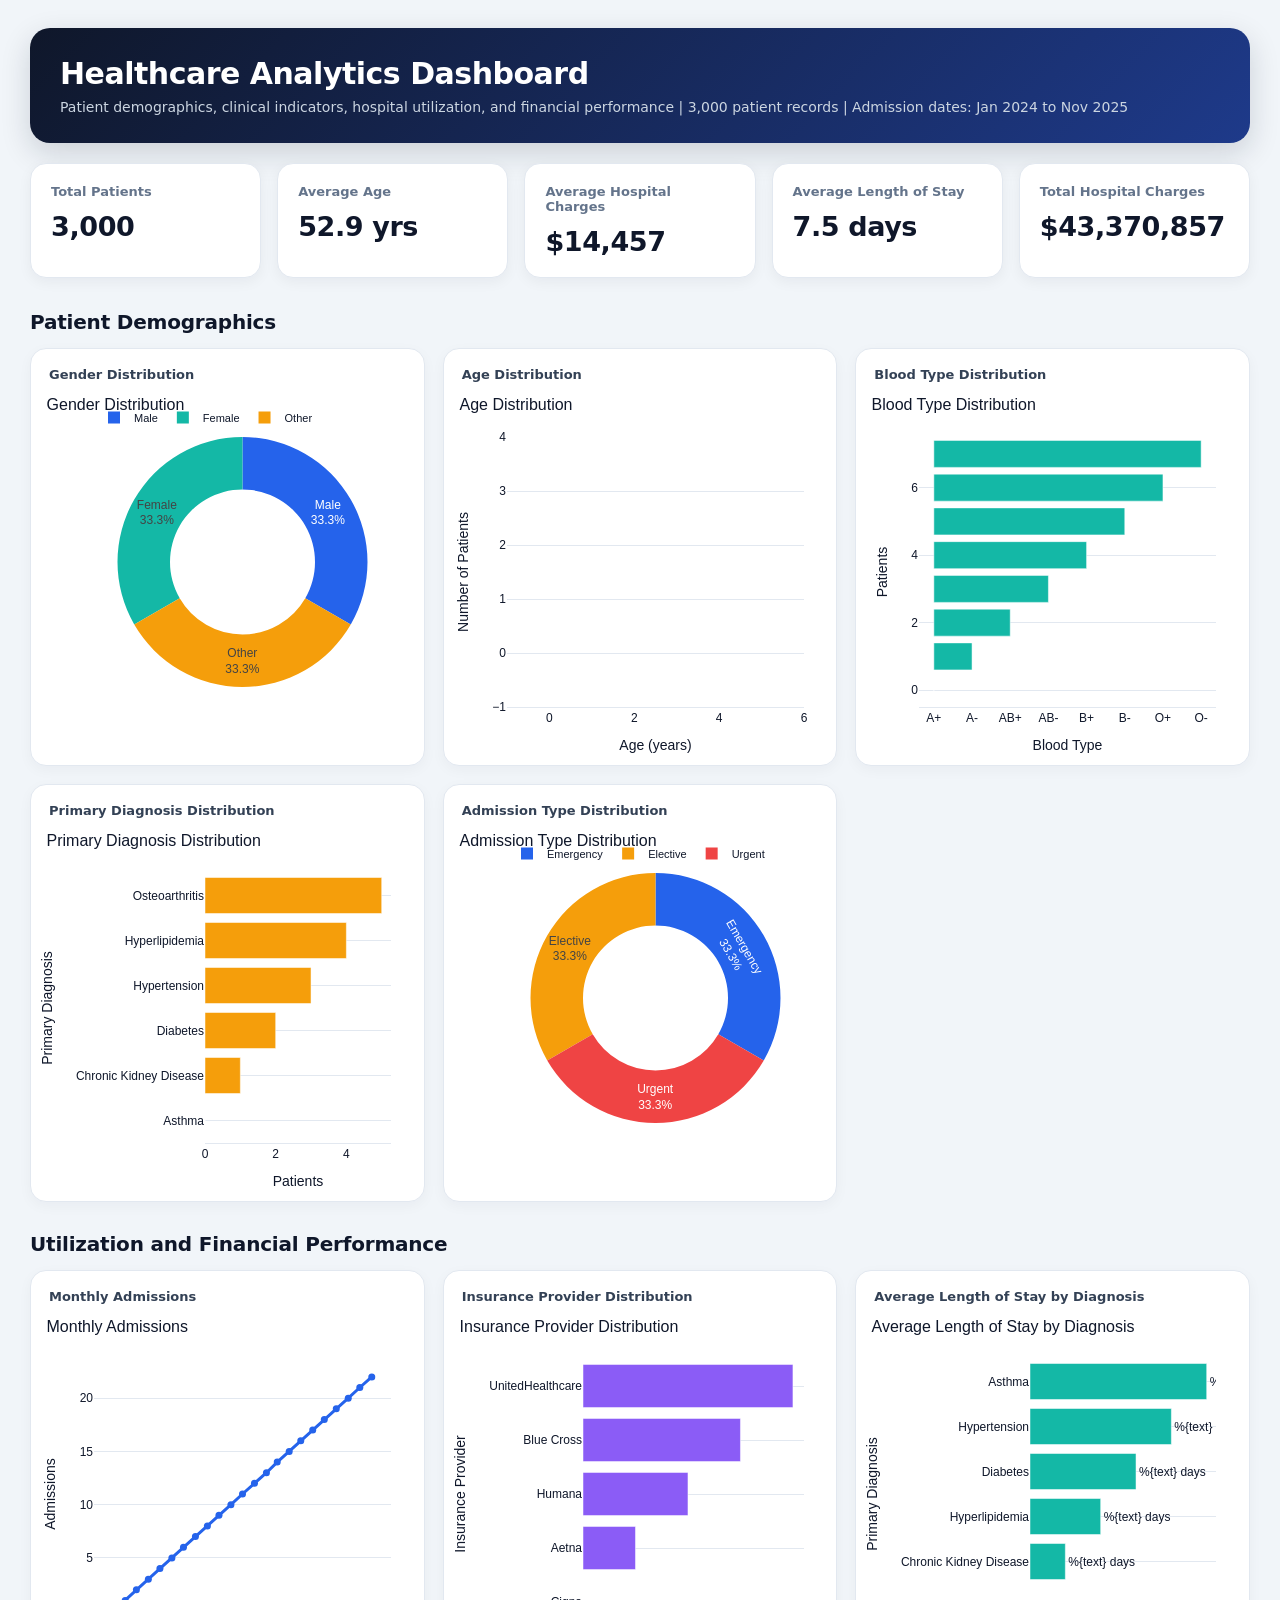
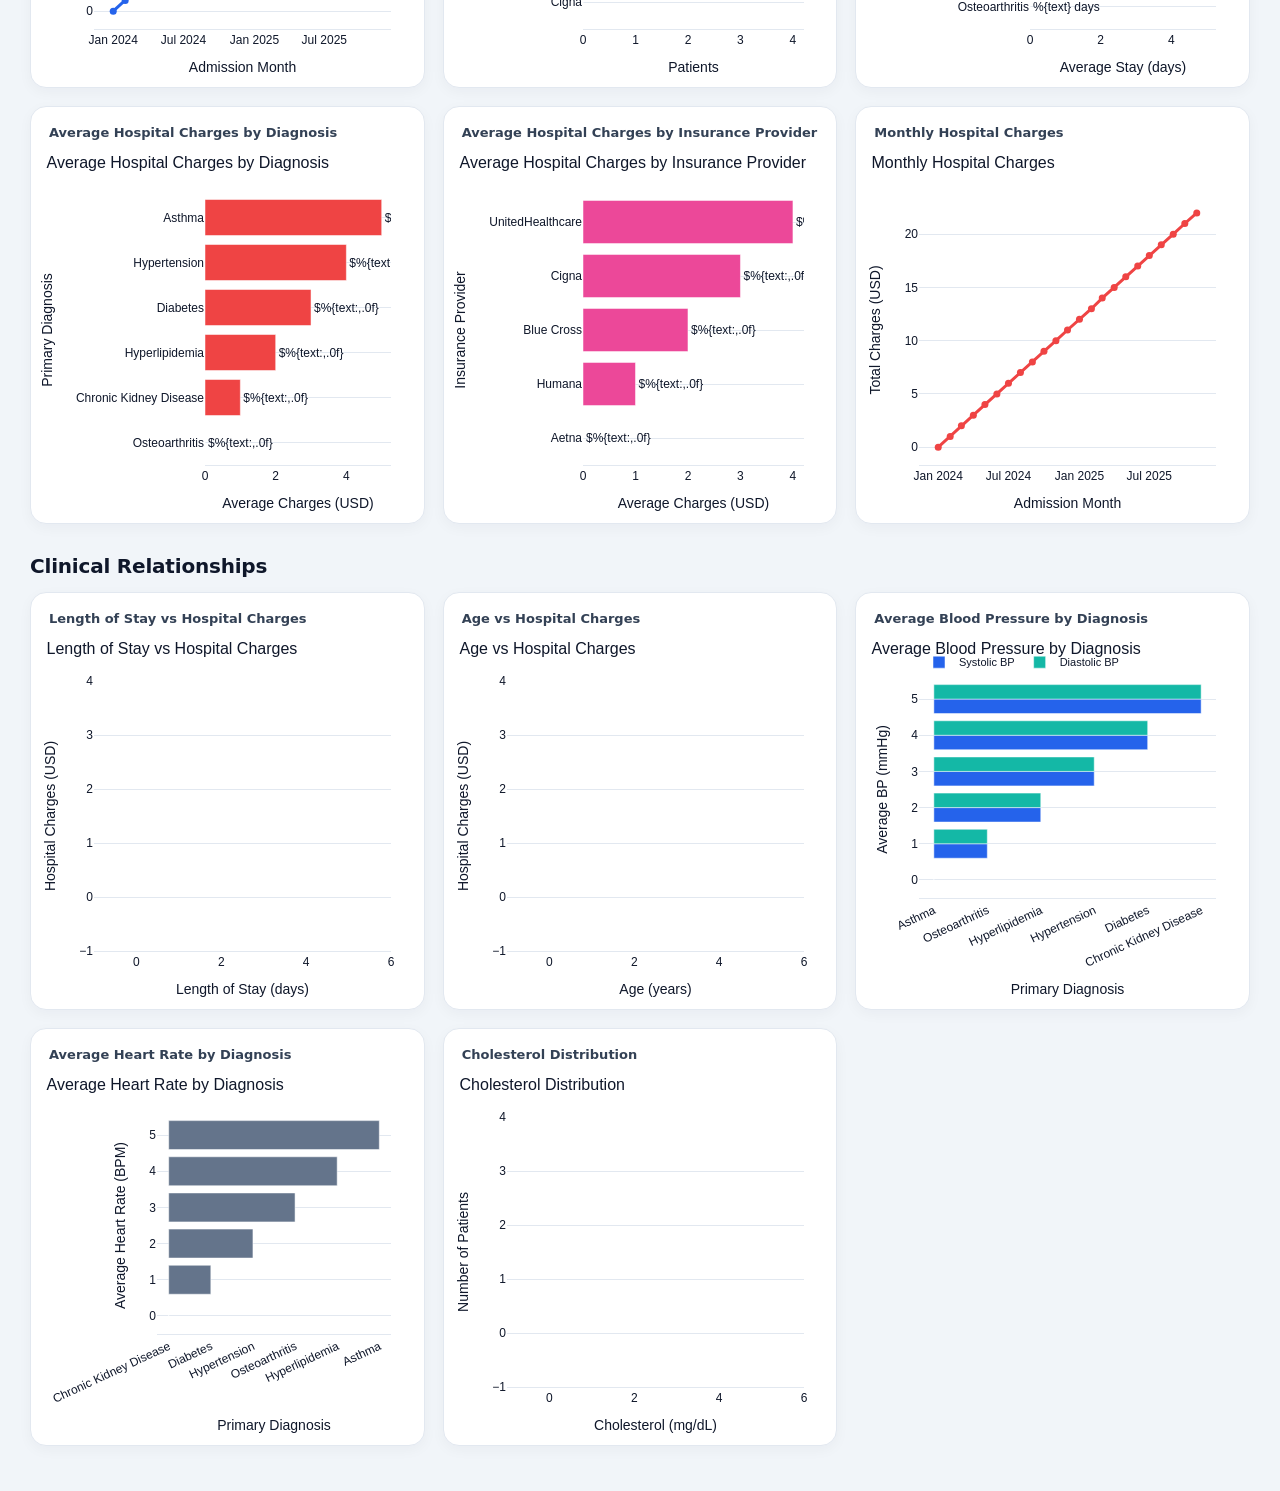
<file: julius.ai.html>
<!doctype html>
<html lang="en">
<head>
<meta charset="utf-8">
<meta name="viewport" content="width=device-width, initial-scale=1">
<title>Healthcare Analytics Dashboard</title>
<script src="https://cdn.plot.ly/plotly-2.35.2.min.js"></script>
<style>
:root { --navy:#0f172a; --blue:#2563eb; --muted:#64748b; --bg:#f1f5f9; --card:#ffffff; --border:#e2e8f0; }
* { box-sizing:border-box; }
body { margin:0; background:var(--bg); color:var(--navy); font-family:Inter, ui-sans-serif, system-ui, -apple-system, BlinkMacSystemFont, "Segoe UI", sans-serif; }
.dashboard { max-width:1600px; margin:0 auto; padding:28px 30px 45px; }
.header { background:linear-gradient(135deg,#0f172a 0%,#1e3a8a 100%); color:white; border-radius:20px; padding:28px 30px; box-shadow:0 10px 30px rgba(15,23,42,.16); }
.header h1 { margin:0 0 8px; font-size:30px; letter-spacing:-.5px; }
.header p { margin:0; color:#cbd5e1; font-size:14px; }
.kpi-grid { display:grid; grid-template-columns:repeat(5, minmax(0,1fr)); gap:16px; margin:20px 0 32px; }
.kpi-card { background:var(--card); border:1px solid var(--border); border-radius:16px; padding:20px; box-shadow:0 4px 14px rgba(15,23,42,.05); min-height:110px; }
.kpi-label { color:var(--muted); font-weight:600; font-size:13px; margin-bottom:12px; }
.kpi-value { font-size:27px; font-weight:750; color:var(--navy); letter-spacing:-.4px; }
section { margin-top:30px; }
section h2 { font-size:20px; margin:0 0 14px; letter-spacing:-.2px; }
.chart-grid { display:grid; grid-template-columns:repeat(12, minmax(0,1fr)); gap:18px; }
.chart-card { grid-column:span 4; background:var(--card); border:1px solid var(--border); border-radius:16px; padding:10px 8px 3px; box-shadow:0 4px 14px rgba(15,23,42,.04); overflow:hidden; }
.chart-card:nth-child(3n+1) { grid-column:span 4; }
.chart-title { font-size:13px; font-weight:700; color:#334155; padding:8px 10px 0; }
.plotly-graph-div { width:100% !important; }
@media (max-width:1200px) { .kpi-grid { grid-template-columns:repeat(3,1fr); } .chart-card { grid-column:span 6 !important; } }
@media (max-width:700px) { .dashboard { padding:16px; } .kpi-grid { grid-template-columns:repeat(2,1fr); gap:10px; } .kpi-value { font-size:21px; } .chart-card { grid-column:span 12 !important; } .header h1 { font-size:24px; } }
</style>
</head>
<body>
<div class="dashboard">
  <div class="header"><h1>Healthcare Analytics Dashboard</h1><p>Patient demographics, clinical indicators, hospital utilization, and financial performance | 3,000 patient records | Admission dates: Jan 2024 to Nov 2025</p></div>
  <div class="kpi-grid"><div class="kpi-card"><div class="kpi-label">Total Patients</div><div class="kpi-value">3,000</div></div><div class="kpi-card"><div class="kpi-label">Average Age</div><div class="kpi-value">52.9 yrs</div></div><div class="kpi-card"><div class="kpi-label">Average Hospital Charges</div><div class="kpi-value">$14,457</div></div><div class="kpi-card"><div class="kpi-label">Average Length of Stay</div><div class="kpi-value">7.5 days</div></div><div class="kpi-card"><div class="kpi-label">Total Hospital Charges</div><div class="kpi-value">$43,370,857</div></div></div>
  <section><h2>Patient Demographics</h2><div class="chart-grid"><div class="chart-card"><div class="chart-title">Gender Distribution</div><div>                            <div id="a19cb5b2-c80d-40bb-9630-436cdad6fc6e" class="plotly-graph-div" style="height:360px; width:100%;"></div>            <script type="text/javascript">                window.PLOTLYENV=window.PLOTLYENV || {};                                if (document.getElementById("a19cb5b2-c80d-40bb-9630-436cdad6fc6e")) {                    Plotly.newPlot(                        "a19cb5b2-c80d-40bb-9630-436cdad6fc6e",                        [{"hole":0.58,"hovertemplate":"%{label}: %{value:,}\u003cextra\u003e\u003c\u002fextra\u003e","labels":["Male","Female","Other"],"marker":{"colors":["#2563EB","#14B8A6","#F59E0B"]},"textinfo":"label+percent","values":{"dtype":"i2","bdata":"ngWeBXwA"},"type":"pie"}],                        {"template":{"data":{"barpolar":[{"marker":{"line":{"color":"white","width":0.5},"pattern":{"fillmode":"overlay","size":10,"solidity":0.2}},"type":"barpolar"}],"bar":[{"error_x":{"color":"#2a3f5f"},"error_y":{"color":"#2a3f5f"},"marker":{"line":{"color":"white","width":0.5},"pattern":{"fillmode":"overlay","size":10,"solidity":0.2}},"type":"bar"}],"carpet":[{"aaxis":{"endlinecolor":"#2a3f5f","gridcolor":"#C8D4E3","linecolor":"#C8D4E3","minorgridcolor":"#C8D4E3","startlinecolor":"#2a3f5f"},"baxis":{"endlinecolor":"#2a3f5f","gridcolor":"#C8D4E3","linecolor":"#C8D4E3","minorgridcolor":"#C8D4E3","startlinecolor":"#2a3f5f"},"type":"carpet"}],"choropleth":[{"colorbar":{"outlinewidth":0,"ticks":""},"type":"choropleth"}],"contourcarpet":[{"colorbar":{"outlinewidth":0,"ticks":""},"type":"contourcarpet"}],"contour":[{"colorbar":{"outlinewidth":0,"ticks":""},"colorscale":[[0.0,"#0d0887"],[0.1111111111111111,"#46039f"],[0.2222222222222222,"#7201a8"],[0.3333333333333333,"#9c179e"],[0.4444444444444444,"#bd3786"],[0.5555555555555556,"#d8576b"],[0.6666666666666666,"#ed7953"],[0.7777777777777778,"#fb9f3a"],[0.8888888888888888,"#fdca26"],[1.0,"#f0f921"]],"type":"contour"}],"heatmap":[{"colorbar":{"outlinewidth":0,"ticks":""},"colorscale":[[0.0,"#0d0887"],[0.1111111111111111,"#46039f"],[0.2222222222222222,"#7201a8"],[0.3333333333333333,"#9c179e"],[0.4444444444444444,"#bd3786"],[0.5555555555555556,"#d8576b"],[0.6666666666666666,"#ed7953"],[0.7777777777777778,"#fb9f3a"],[0.8888888888888888,"#fdca26"],[1.0,"#f0f921"]],"type":"heatmap"}],"histogram2dcontour":[{"colorbar":{"outlinewidth":0,"ticks":""},"colorscale":[[0.0,"#0d0887"],[0.1111111111111111,"#46039f"],[0.2222222222222222,"#7201a8"],[0.3333333333333333,"#9c179e"],[0.4444444444444444,"#bd3786"],[0.5555555555555556,"#d8576b"],[0.6666666666666666,"#ed7953"],[0.7777777777777778,"#fb9f3a"],[0.8888888888888888,"#fdca26"],[1.0,"#f0f921"]],"type":"histogram2dcontour"}],"histogram2d":[{"colorbar":{"outlinewidth":0,"ticks":""},"colorscale":[[0.0,"#0d0887"],[0.1111111111111111,"#46039f"],[0.2222222222222222,"#7201a8"],[0.3333333333333333,"#9c179e"],[0.4444444444444444,"#bd3786"],[0.5555555555555556,"#d8576b"],[0.6666666666666666,"#ed7953"],[0.7777777777777778,"#fb9f3a"],[0.8888888888888888,"#fdca26"],[1.0,"#f0f921"]],"type":"histogram2d"}],"histogram":[{"marker":{"pattern":{"fillmode":"overlay","size":10,"solidity":0.2}},"type":"histogram"}],"mesh3d":[{"colorbar":{"outlinewidth":0,"ticks":""},"type":"mesh3d"}],"parcoords":[{"line":{"colorbar":{"outlinewidth":0,"ticks":""}},"type":"parcoords"}],"pie":[{"automargin":true,"type":"pie"}],"scatter3d":[{"line":{"colorbar":{"outlinewidth":0,"ticks":""}},"marker":{"colorbar":{"outlinewidth":0,"ticks":""}},"type":"scatter3d"}],"scattercarpet":[{"marker":{"colorbar":{"outlinewidth":0,"ticks":""}},"type":"scattercarpet"}],"scattergeo":[{"marker":{"colorbar":{"outlinewidth":0,"ticks":""}},"type":"scattergeo"}],"scattergl":[{"marker":{"colorbar":{"outlinewidth":0,"ticks":""}},"type":"scattergl"}],"scattermapbox":[{"marker":{"colorbar":{"outlinewidth":0,"ticks":""}},"type":"scattermapbox"}],"scattermap":[{"marker":{"colorbar":{"outlinewidth":0,"ticks":""}},"type":"scattermap"}],"scatterpolargl":[{"marker":{"colorbar":{"outlinewidth":0,"ticks":""}},"type":"scatterpolargl"}],"scatterpolar":[{"marker":{"colorbar":{"outlinewidth":0,"ticks":""}},"type":"scatterpolar"}],"scatter":[{"fillpattern":{"fillmode":"overlay","size":10,"solidity":0.2},"type":"scatter"}],"scatterternary":[{"marker":{"colorbar":{"outlinewidth":0,"ticks":""}},"type":"scatterternary"}],"surface":[{"colorbar":{"outlinewidth":0,"ticks":""},"colorscale":[[0.0,"#0d0887"],[0.1111111111111111,"#46039f"],[0.2222222222222222,"#7201a8"],[0.3333333333333333,"#9c179e"],[0.4444444444444444,"#bd3786"],[0.5555555555555556,"#d8576b"],[0.6666666666666666,"#ed7953"],[0.7777777777777778,"#fb9f3a"],[0.8888888888888888,"#fdca26"],[1.0,"#f0f921"]],"type":"surface"}],"table":[{"cells":{"fill":{"color":"#EBF0F8"},"line":{"color":"white"}},"header":{"fill":{"color":"#C8D4E3"},"line":{"color":"white"}},"type":"table"}]},"layout":{"annotationdefaults":{"arrowcolor":"#2a3f5f","arrowhead":0,"arrowwidth":1},"autotypenumbers":"strict","coloraxis":{"colorbar":{"outlinewidth":0,"ticks":""}},"colorscale":{"diverging":[[0,"#8e0152"],[0.1,"#c51b7d"],[0.2,"#de77ae"],[0.3,"#f1b6da"],[0.4,"#fde0ef"],[0.5,"#f7f7f7"],[0.6,"#e6f5d0"],[0.7,"#b8e186"],[0.8,"#7fbc41"],[0.9,"#4d9221"],[1,"#276419"]],"sequential":[[0.0,"#0d0887"],[0.1111111111111111,"#46039f"],[0.2222222222222222,"#7201a8"],[0.3333333333333333,"#9c179e"],[0.4444444444444444,"#bd3786"],[0.5555555555555556,"#d8576b"],[0.6666666666666666,"#ed7953"],[0.7777777777777778,"#fb9f3a"],[0.8888888888888888,"#fdca26"],[1.0,"#f0f921"]],"sequentialminus":[[0.0,"#0d0887"],[0.1111111111111111,"#46039f"],[0.2222222222222222,"#7201a8"],[0.3333333333333333,"#9c179e"],[0.4444444444444444,"#bd3786"],[0.5555555555555556,"#d8576b"],[0.6666666666666666,"#ed7953"],[0.7777777777777778,"#fb9f3a"],[0.8888888888888888,"#fdca26"],[1.0,"#f0f921"]]},"colorway":["#636efa","#EF553B","#00cc96","#ab63fa","#FFA15A","#19d3f3","#FF6692","#B6E880","#FF97FF","#FECB52"],"font":{"color":"#2a3f5f"},"geo":{"bgcolor":"white","lakecolor":"white","landcolor":"white","showlakes":true,"showland":true,"subunitcolor":"#C8D4E3"},"hoverlabel":{"align":"left"},"hovermode":"closest","mapbox":{"style":"light"},"paper_bgcolor":"white","plot_bgcolor":"white","polar":{"angularaxis":{"gridcolor":"#EBF0F8","linecolor":"#EBF0F8","ticks":""},"bgcolor":"white","radialaxis":{"gridcolor":"#EBF0F8","linecolor":"#EBF0F8","ticks":""}},"scene":{"xaxis":{"backgroundcolor":"white","gridcolor":"#DFE8F3","gridwidth":2,"linecolor":"#EBF0F8","showbackground":true,"ticks":"","zerolinecolor":"#EBF0F8"},"yaxis":{"backgroundcolor":"white","gridcolor":"#DFE8F3","gridwidth":2,"linecolor":"#EBF0F8","showbackground":true,"ticks":"","zerolinecolor":"#EBF0F8"},"zaxis":{"backgroundcolor":"white","gridcolor":"#DFE8F3","gridwidth":2,"linecolor":"#EBF0F8","showbackground":true,"ticks":"","zerolinecolor":"#EBF0F8"}},"shapedefaults":{"line":{"color":"#2a3f5f"}},"ternary":{"aaxis":{"gridcolor":"#DFE8F3","linecolor":"#A2B1C6","ticks":""},"baxis":{"gridcolor":"#DFE8F3","linecolor":"#A2B1C6","ticks":""},"bgcolor":"white","caxis":{"gridcolor":"#DFE8F3","linecolor":"#A2B1C6","ticks":""}},"title":{"x":0.05},"xaxis":{"automargin":true,"gridcolor":"#EBF0F8","linecolor":"#EBF0F8","ticks":"","title":{"standoff":15},"zerolinecolor":"#EBF0F8","zerolinewidth":2},"yaxis":{"automargin":true,"gridcolor":"#EBF0F8","linecolor":"#EBF0F8","ticks":"","title":{"standoff":15},"zerolinecolor":"#EBF0F8","zerolinewidth":2}}},"font":{"family":"Inter, Arial, sans-serif","color":"#0F172A","size":12},"margin":{"l":55,"r":25,"t":55,"b":55},"hoverlabel":{"font":{"size":12},"bgcolor":"white"},"legend":{"font":{"size":11},"orientation":"h","yanchor":"bottom","y":1.02,"xanchor":"left","x":0},"title":{"font":{"size":16,"color":"#0F172A"},"text":"Gender Distribution","x":0.02,"xanchor":"left"},"paper_bgcolor":"white","plot_bgcolor":"white","height":360,"xaxis":{"title":{},"showgrid":false,"linecolor":"#E2E8F0","zeroline":false},"yaxis":{"title":{},"gridcolor":"#E2E8F0","zeroline":false}},                        {"displayModeBar": false, "responsive": true}                    )                };            </script>        </div></div><div class="chart-card"><div class="chart-title">Age Distribution</div><div>                            <div id="fb7ce8ff-ec59-442c-83ae-c4a646e393bd" class="plotly-graph-div" style="height:380px; width:100%;"></div>            <script type="text/javascript">                window.PLOTLYENV=window.PLOTLYENV || {};                                if (document.getElementById("fb7ce8ff-ec59-442c-83ae-c4a646e393bd")) {                    Plotly.newPlot(                        "fb7ce8ff-ec59-442c-83ae-c4a646e393bd",                        [{"hovertemplate":"Age: %{x}\u003cbr\u003ePatients: %{y}\u003cextra\u003e\u003c\u002fextra\u003e","marker":{"color":"#2563EB"},"nbinsx":15,"opacity":0.9,"x":{"dtype":"i1","bdata":"[base64]\u002fRk1QMTJUIypHS1Q\u002fKTFAKFMsEyIyGjxBODsrQyopHk0YSjU+JVIZIR8gUzFQRCpLUE8nS0tCRTtXIEdNGUZNFlUXQEg5RSEeLyQiUCRLSE8oGh0SSxIzQRIhTlFQVidUKyFESi5WQE9WIUE4MigbVjNFGyRLElYVISkTMSkdQzQyMk5EPB1UUjI5PD0uHh0\[base64]\[base64]\[base64]\u002fVTISJDAfRkFWT1NRV1AyOkEeMFUVJFceKBJHWCBSWCAmJE0yQjQ9HFlTPxoUK1lBU1ctKyodFkE2PSA8QVc\u002fPCYoQCAqNUQgVSYeJDNVRSwuLTQZITUvIxNCFRg4HjBYUEk7TjtJNVUYRxI9PkAeJyYaKxogGztZKUIrNlVDKSRNOCMkNUhWQEIyJidBNiA0WDEcG0oqE1E0GCNUOzg6KU0\[base64]\[base64]\[base64]\[base64]"},"type":"histogram"}],                        {"template":{"data":{"barpolar":[{"marker":{"line":{"color":"white","width":0.5},"pattern":{"fillmode":"overlay","size":10,"solidity":0.2}},"type":"barpolar"}],"bar":[{"error_x":{"color":"#2a3f5f"},"error_y":{"color":"#2a3f5f"},"marker":{"line":{"color":"white","width":0.5},"pattern":{"fillmode":"overlay","size":10,"solidity":0.2}},"type":"bar"}],"carpet":[{"aaxis":{"endlinecolor":"#2a3f5f","gridcolor":"#C8D4E3","linecolor":"#C8D4E3","minorgridcolor":"#C8D4E3","startlinecolor":"#2a3f5f"},"baxis":{"endlinecolor":"#2a3f5f","gridcolor":"#C8D4E3","linecolor":"#C8D4E3","minorgridcolor":"#C8D4E3","startlinecolor":"#2a3f5f"},"type":"carpet"}],"choropleth":[{"colorbar":{"outlinewidth":0,"ticks":""},"type":"choropleth"}],"contourcarpet":[{"colorbar":{"outlinewidth":0,"ticks":""},"type":"contourcarpet"}],"contour":[{"colorbar":{"outlinewidth":0,"ticks":""},"colorscale":[[0.0,"#0d0887"],[0.1111111111111111,"#46039f"],[0.2222222222222222,"#7201a8"],[0.3333333333333333,"#9c179e"],[0.4444444444444444,"#bd3786"],[0.5555555555555556,"#d8576b"],[0.6666666666666666,"#ed7953"],[0.7777777777777778,"#fb9f3a"],[0.8888888888888888,"#fdca26"],[1.0,"#f0f921"]],"type":"contour"}],"heatmap":[{"colorbar":{"outlinewidth":0,"ticks":""},"colorscale":[[0.0,"#0d0887"],[0.1111111111111111,"#46039f"],[0.2222222222222222,"#7201a8"],[0.3333333333333333,"#9c179e"],[0.4444444444444444,"#bd3786"],[0.5555555555555556,"#d8576b"],[0.6666666666666666,"#ed7953"],[0.7777777777777778,"#fb9f3a"],[0.8888888888888888,"#fdca26"],[1.0,"#f0f921"]],"type":"heatmap"}],"histogram2dcontour":[{"colorbar":{"outlinewidth":0,"ticks":""},"colorscale":[[0.0,"#0d0887"],[0.1111111111111111,"#46039f"],[0.2222222222222222,"#7201a8"],[0.3333333333333333,"#9c179e"],[0.4444444444444444,"#bd3786"],[0.5555555555555556,"#d8576b"],[0.6666666666666666,"#ed7953"],[0.7777777777777778,"#fb9f3a"],[0.8888888888888888,"#fdca26"],[1.0,"#f0f921"]],"type":"histogram2dcontour"}],"histogram2d":[{"colorbar":{"outlinewidth":0,"ticks":""},"colorscale":[[0.0,"#0d0887"],[0.1111111111111111,"#46039f"],[0.2222222222222222,"#7201a8"],[0.3333333333333333,"#9c179e"],[0.4444444444444444,"#bd3786"],[0.5555555555555556,"#d8576b"],[0.6666666666666666,"#ed7953"],[0.7777777777777778,"#fb9f3a"],[0.8888888888888888,"#fdca26"],[1.0,"#f0f921"]],"type":"histogram2d"}],"histogram":[{"marker":{"pattern":{"fillmode":"overlay","size":10,"solidity":0.2}},"type":"histogram"}],"mesh3d":[{"colorbar":{"outlinewidth":0,"ticks":""},"type":"mesh3d"}],"parcoords":[{"line":{"colorbar":{"outlinewidth":0,"ticks":""}},"type":"parcoords"}],"pie":[{"automargin":true,"type":"pie"}],"scatter3d":[{"line":{"colorbar":{"outlinewidth":0,"ticks":""}},"marker":{"colorbar":{"outlinewidth":0,"ticks":""}},"type":"scatter3d"}],"scattercarpet":[{"marker":{"colorbar":{"outlinewidth":0,"ticks":""}},"type":"scattercarpet"}],"scattergeo":[{"marker":{"colorbar":{"outlinewidth":0,"ticks":""}},"type":"scattergeo"}],"scattergl":[{"marker":{"colorbar":{"outlinewidth":0,"ticks":""}},"type":"scattergl"}],"scattermapbox":[{"marker":{"colorbar":{"outlinewidth":0,"ticks":""}},"type":"scattermapbox"}],"scattermap":[{"marker":{"colorbar":{"outlinewidth":0,"ticks":""}},"type":"scattermap"}],"scatterpolargl":[{"marker":{"colorbar":{"outlinewidth":0,"ticks":""}},"type":"scatterpolargl"}],"scatterpolar":[{"marker":{"colorbar":{"outlinewidth":0,"ticks":""}},"type":"scatterpolar"}],"scatter":[{"fillpattern":{"fillmode":"overlay","size":10,"solidity":0.2},"type":"scatter"}],"scatterternary":[{"marker":{"colorbar":{"outlinewidth":0,"ticks":""}},"type":"scatterternary"}],"surface":[{"colorbar":{"outlinewidth":0,"ticks":""},"colorscale":[[0.0,"#0d0887"],[0.1111111111111111,"#46039f"],[0.2222222222222222,"#7201a8"],[0.3333333333333333,"#9c179e"],[0.4444444444444444,"#bd3786"],[0.5555555555555556,"#d8576b"],[0.6666666666666666,"#ed7953"],[0.7777777777777778,"#fb9f3a"],[0.8888888888888888,"#fdca26"],[1.0,"#f0f921"]],"type":"surface"}],"table":[{"cells":{"fill":{"color":"#EBF0F8"},"line":{"color":"white"}},"header":{"fill":{"color":"#C8D4E3"},"line":{"color":"white"}},"type":"table"}]},"layout":{"annotationdefaults":{"arrowcolor":"#2a3f5f","arrowhead":0,"arrowwidth":1},"autotypenumbers":"strict","coloraxis":{"colorbar":{"outlinewidth":0,"ticks":""}},"colorscale":{"diverging":[[0,"#8e0152"],[0.1,"#c51b7d"],[0.2,"#de77ae"],[0.3,"#f1b6da"],[0.4,"#fde0ef"],[0.5,"#f7f7f7"],[0.6,"#e6f5d0"],[0.7,"#b8e186"],[0.8,"#7fbc41"],[0.9,"#4d9221"],[1,"#276419"]],"sequential":[[0.0,"#0d0887"],[0.1111111111111111,"#46039f"],[0.2222222222222222,"#7201a8"],[0.3333333333333333,"#9c179e"],[0.4444444444444444,"#bd3786"],[0.5555555555555556,"#d8576b"],[0.6666666666666666,"#ed7953"],[0.7777777777777778,"#fb9f3a"],[0.8888888888888888,"#fdca26"],[1.0,"#f0f921"]],"sequentialminus":[[0.0,"#0d0887"],[0.1111111111111111,"#46039f"],[0.2222222222222222,"#7201a8"],[0.3333333333333333,"#9c179e"],[0.4444444444444444,"#bd3786"],[0.5555555555555556,"#d8576b"],[0.6666666666666666,"#ed7953"],[0.7777777777777778,"#fb9f3a"],[0.8888888888888888,"#fdca26"],[1.0,"#f0f921"]]},"colorway":["#636efa","#EF553B","#00cc96","#ab63fa","#FFA15A","#19d3f3","#FF6692","#B6E880","#FF97FF","#FECB52"],"font":{"color":"#2a3f5f"},"geo":{"bgcolor":"white","lakecolor":"white","landcolor":"white","showlakes":true,"showland":true,"subunitcolor":"#C8D4E3"},"hoverlabel":{"align":"left"},"hovermode":"closest","mapbox":{"style":"light"},"paper_bgcolor":"white","plot_bgcolor":"white","polar":{"angularaxis":{"gridcolor":"#EBF0F8","linecolor":"#EBF0F8","ticks":""},"bgcolor":"white","radialaxis":{"gridcolor":"#EBF0F8","linecolor":"#EBF0F8","ticks":""}},"scene":{"xaxis":{"backgroundcolor":"white","gridcolor":"#DFE8F3","gridwidth":2,"linecolor":"#EBF0F8","showbackground":true,"ticks":"","zerolinecolor":"#EBF0F8"},"yaxis":{"backgroundcolor":"white","gridcolor":"#DFE8F3","gridwidth":2,"linecolor":"#EBF0F8","showbackground":true,"ticks":"","zerolinecolor":"#EBF0F8"},"zaxis":{"backgroundcolor":"white","gridcolor":"#DFE8F3","gridwidth":2,"linecolor":"#EBF0F8","showbackground":true,"ticks":"","zerolinecolor":"#EBF0F8"}},"shapedefaults":{"line":{"color":"#2a3f5f"}},"ternary":{"aaxis":{"gridcolor":"#DFE8F3","linecolor":"#A2B1C6","ticks":""},"baxis":{"gridcolor":"#DFE8F3","linecolor":"#A2B1C6","ticks":""},"bgcolor":"white","caxis":{"gridcolor":"#DFE8F3","linecolor":"#A2B1C6","ticks":""}},"title":{"x":0.05},"xaxis":{"automargin":true,"gridcolor":"#EBF0F8","linecolor":"#EBF0F8","ticks":"","title":{"standoff":15},"zerolinecolor":"#EBF0F8","zerolinewidth":2},"yaxis":{"automargin":true,"gridcolor":"#EBF0F8","linecolor":"#EBF0F8","ticks":"","title":{"standoff":15},"zerolinecolor":"#EBF0F8","zerolinewidth":2}}},"font":{"family":"Inter, Arial, sans-serif","color":"#0F172A","size":12},"margin":{"l":55,"r":25,"t":55,"b":55},"hoverlabel":{"font":{"size":12},"bgcolor":"white"},"legend":{"font":{"size":11},"orientation":"h","yanchor":"bottom","y":1.02,"xanchor":"left","x":0},"title":{"font":{"size":16,"color":"#0F172A"},"text":"Age Distribution","x":0.02,"xanchor":"left"},"paper_bgcolor":"white","plot_bgcolor":"white","height":380,"xaxis":{"title":{"text":"Age (years)"},"showgrid":false,"linecolor":"#E2E8F0","zeroline":false},"yaxis":{"title":{"text":"Number of Patients"},"gridcolor":"#E2E8F0","zeroline":false}},                        {"displayModeBar": false, "responsive": true}                    )                };            </script>        </div></div><div class="chart-card"><div class="chart-title">Blood Type Distribution</div><div>                            <div id="c63a32c2-5076-4d9b-9c55-197c0038ace9" class="plotly-graph-div" style="height:380px; width:100%;"></div>            <script type="text/javascript">                window.PLOTLYENV=window.PLOTLYENV || {};                                if (document.getElementById("c63a32c2-5076-4d9b-9c55-197c0038ace9")) {                    Plotly.newPlot(                        "c63a32c2-5076-4d9b-9c55-197c0038ace9",                        [{"marker":{"color":"#14B8A6"},"text":{"dtype":"f8","bdata":"AAAAAADgdkAAAAAAAPB1QAAAAAAAwHVAAAAAAACAdkAAAAAAAGB7QAAAAAAAUHhAAAAAAADQd0AAAAAAAPB2QA=="},"textposition":"outside","x":["A+","A-","AB+","AB-","B+","B-","O+","O-"],"y":{"dtype":"i2","bdata":"bgFfAVwBaAG2AYUBfQFvAQ=="},"type":"bar"}],                        {"template":{"data":{"barpolar":[{"marker":{"line":{"color":"white","width":0.5},"pattern":{"fillmode":"overlay","size":10,"solidity":0.2}},"type":"barpolar"}],"bar":[{"error_x":{"color":"#2a3f5f"},"error_y":{"color":"#2a3f5f"},"marker":{"line":{"color":"white","width":0.5},"pattern":{"fillmode":"overlay","size":10,"solidity":0.2}},"type":"bar"}],"carpet":[{"aaxis":{"endlinecolor":"#2a3f5f","gridcolor":"#C8D4E3","linecolor":"#C8D4E3","minorgridcolor":"#C8D4E3","startlinecolor":"#2a3f5f"},"baxis":{"endlinecolor":"#2a3f5f","gridcolor":"#C8D4E3","linecolor":"#C8D4E3","minorgridcolor":"#C8D4E3","startlinecolor":"#2a3f5f"},"type":"carpet"}],"choropleth":[{"colorbar":{"outlinewidth":0,"ticks":""},"type":"choropleth"}],"contourcarpet":[{"colorbar":{"outlinewidth":0,"ticks":""},"type":"contourcarpet"}],"contour":[{"colorbar":{"outlinewidth":0,"ticks":""},"colorscale":[[0.0,"#0d0887"],[0.1111111111111111,"#46039f"],[0.2222222222222222,"#7201a8"],[0.3333333333333333,"#9c179e"],[0.4444444444444444,"#bd3786"],[0.5555555555555556,"#d8576b"],[0.6666666666666666,"#ed7953"],[0.7777777777777778,"#fb9f3a"],[0.8888888888888888,"#fdca26"],[1.0,"#f0f921"]],"type":"contour"}],"heatmap":[{"colorbar":{"outlinewidth":0,"ticks":""},"colorscale":[[0.0,"#0d0887"],[0.1111111111111111,"#46039f"],[0.2222222222222222,"#7201a8"],[0.3333333333333333,"#9c179e"],[0.4444444444444444,"#bd3786"],[0.5555555555555556,"#d8576b"],[0.6666666666666666,"#ed7953"],[0.7777777777777778,"#fb9f3a"],[0.8888888888888888,"#fdca26"],[1.0,"#f0f921"]],"type":"heatmap"}],"histogram2dcontour":[{"colorbar":{"outlinewidth":0,"ticks":""},"colorscale":[[0.0,"#0d0887"],[0.1111111111111111,"#46039f"],[0.2222222222222222,"#7201a8"],[0.3333333333333333,"#9c179e"],[0.4444444444444444,"#bd3786"],[0.5555555555555556,"#d8576b"],[0.6666666666666666,"#ed7953"],[0.7777777777777778,"#fb9f3a"],[0.8888888888888888,"#fdca26"],[1.0,"#f0f921"]],"type":"histogram2dcontour"}],"histogram2d":[{"colorbar":{"outlinewidth":0,"ticks":""},"colorscale":[[0.0,"#0d0887"],[0.1111111111111111,"#46039f"],[0.2222222222222222,"#7201a8"],[0.3333333333333333,"#9c179e"],[0.4444444444444444,"#bd3786"],[0.5555555555555556,"#d8576b"],[0.6666666666666666,"#ed7953"],[0.7777777777777778,"#fb9f3a"],[0.8888888888888888,"#fdca26"],[1.0,"#f0f921"]],"type":"histogram2d"}],"histogram":[{"marker":{"pattern":{"fillmode":"overlay","size":10,"solidity":0.2}},"type":"histogram"}],"mesh3d":[{"colorbar":{"outlinewidth":0,"ticks":""},"type":"mesh3d"}],"parcoords":[{"line":{"colorbar":{"outlinewidth":0,"ticks":""}},"type":"parcoords"}],"pie":[{"automargin":true,"type":"pie"}],"scatter3d":[{"line":{"colorbar":{"outlinewidth":0,"ticks":""}},"marker":{"colorbar":{"outlinewidth":0,"ticks":""}},"type":"scatter3d"}],"scattercarpet":[{"marker":{"colorbar":{"outlinewidth":0,"ticks":""}},"type":"scattercarpet"}],"scattergeo":[{"marker":{"colorbar":{"outlinewidth":0,"ticks":""}},"type":"scattergeo"}],"scattergl":[{"marker":{"colorbar":{"outlinewidth":0,"ticks":""}},"type":"scattergl"}],"scattermapbox":[{"marker":{"colorbar":{"outlinewidth":0,"ticks":""}},"type":"scattermapbox"}],"scattermap":[{"marker":{"colorbar":{"outlinewidth":0,"ticks":""}},"type":"scattermap"}],"scatterpolargl":[{"marker":{"colorbar":{"outlinewidth":0,"ticks":""}},"type":"scatterpolargl"}],"scatterpolar":[{"marker":{"colorbar":{"outlinewidth":0,"ticks":""}},"type":"scatterpolar"}],"scatter":[{"fillpattern":{"fillmode":"overlay","size":10,"solidity":0.2},"type":"scatter"}],"scatterternary":[{"marker":{"colorbar":{"outlinewidth":0,"ticks":""}},"type":"scatterternary"}],"surface":[{"colorbar":{"outlinewidth":0,"ticks":""},"colorscale":[[0.0,"#0d0887"],[0.1111111111111111,"#46039f"],[0.2222222222222222,"#7201a8"],[0.3333333333333333,"#9c179e"],[0.4444444444444444,"#bd3786"],[0.5555555555555556,"#d8576b"],[0.6666666666666666,"#ed7953"],[0.7777777777777778,"#fb9f3a"],[0.8888888888888888,"#fdca26"],[1.0,"#f0f921"]],"type":"surface"}],"table":[{"cells":{"fill":{"color":"#EBF0F8"},"line":{"color":"white"}},"header":{"fill":{"color":"#C8D4E3"},"line":{"color":"white"}},"type":"table"}]},"layout":{"annotationdefaults":{"arrowcolor":"#2a3f5f","arrowhead":0,"arrowwidth":1},"autotypenumbers":"strict","coloraxis":{"colorbar":{"outlinewidth":0,"ticks":""}},"colorscale":{"diverging":[[0,"#8e0152"],[0.1,"#c51b7d"],[0.2,"#de77ae"],[0.3,"#f1b6da"],[0.4,"#fde0ef"],[0.5,"#f7f7f7"],[0.6,"#e6f5d0"],[0.7,"#b8e186"],[0.8,"#7fbc41"],[0.9,"#4d9221"],[1,"#276419"]],"sequential":[[0.0,"#0d0887"],[0.1111111111111111,"#46039f"],[0.2222222222222222,"#7201a8"],[0.3333333333333333,"#9c179e"],[0.4444444444444444,"#bd3786"],[0.5555555555555556,"#d8576b"],[0.6666666666666666,"#ed7953"],[0.7777777777777778,"#fb9f3a"],[0.8888888888888888,"#fdca26"],[1.0,"#f0f921"]],"sequentialminus":[[0.0,"#0d0887"],[0.1111111111111111,"#46039f"],[0.2222222222222222,"#7201a8"],[0.3333333333333333,"#9c179e"],[0.4444444444444444,"#bd3786"],[0.5555555555555556,"#d8576b"],[0.6666666666666666,"#ed7953"],[0.7777777777777778,"#fb9f3a"],[0.8888888888888888,"#fdca26"],[1.0,"#f0f921"]]},"colorway":["#636efa","#EF553B","#00cc96","#ab63fa","#FFA15A","#19d3f3","#FF6692","#B6E880","#FF97FF","#FECB52"],"font":{"color":"#2a3f5f"},"geo":{"bgcolor":"white","lakecolor":"white","landcolor":"white","showlakes":true,"showland":true,"subunitcolor":"#C8D4E3"},"hoverlabel":{"align":"left"},"hovermode":"closest","mapbox":{"style":"light"},"paper_bgcolor":"white","plot_bgcolor":"white","polar":{"angularaxis":{"gridcolor":"#EBF0F8","linecolor":"#EBF0F8","ticks":""},"bgcolor":"white","radialaxis":{"gridcolor":"#EBF0F8","linecolor":"#EBF0F8","ticks":""}},"scene":{"xaxis":{"backgroundcolor":"white","gridcolor":"#DFE8F3","gridwidth":2,"linecolor":"#EBF0F8","showbackground":true,"ticks":"","zerolinecolor":"#EBF0F8"},"yaxis":{"backgroundcolor":"white","gridcolor":"#DFE8F3","gridwidth":2,"linecolor":"#EBF0F8","showbackground":true,"ticks":"","zerolinecolor":"#EBF0F8"},"zaxis":{"backgroundcolor":"white","gridcolor":"#DFE8F3","gridwidth":2,"linecolor":"#EBF0F8","showbackground":true,"ticks":"","zerolinecolor":"#EBF0F8"}},"shapedefaults":{"line":{"color":"#2a3f5f"}},"ternary":{"aaxis":{"gridcolor":"#DFE8F3","linecolor":"#A2B1C6","ticks":""},"baxis":{"gridcolor":"#DFE8F3","linecolor":"#A2B1C6","ticks":""},"bgcolor":"white","caxis":{"gridcolor":"#DFE8F3","linecolor":"#A2B1C6","ticks":""}},"title":{"x":0.05},"xaxis":{"automargin":true,"gridcolor":"#EBF0F8","linecolor":"#EBF0F8","ticks":"","title":{"standoff":15},"zerolinecolor":"#EBF0F8","zerolinewidth":2},"yaxis":{"automargin":true,"gridcolor":"#EBF0F8","linecolor":"#EBF0F8","ticks":"","title":{"standoff":15},"zerolinecolor":"#EBF0F8","zerolinewidth":2}}},"font":{"family":"Inter, Arial, sans-serif","color":"#0F172A","size":12},"margin":{"l":55,"r":25,"t":55,"b":55},"hoverlabel":{"font":{"size":12},"bgcolor":"white"},"legend":{"font":{"size":11},"orientation":"h","yanchor":"bottom","y":1.02,"xanchor":"left","x":0},"title":{"font":{"size":16,"color":"#0F172A"},"text":"Blood Type Distribution","x":0.02,"xanchor":"left"},"paper_bgcolor":"white","plot_bgcolor":"white","height":380,"xaxis":{"title":{"text":"Blood Type"},"showgrid":false,"linecolor":"#E2E8F0","zeroline":false},"yaxis":{"title":{"text":"Patients"},"gridcolor":"#E2E8F0","zeroline":false}},                        {"displayModeBar": false, "responsive": true}                    )                };            </script>        </div></div><div class="chart-card"><div class="chart-title">Primary Diagnosis Distribution</div><div>                            <div id="f8219062-77ad-4992-8ea2-537c12ce1f72" class="plotly-graph-div" style="height:380px; width:100%;"></div>            <script type="text/javascript">                window.PLOTLYENV=window.PLOTLYENV || {};                                if (document.getElementById("f8219062-77ad-4992-8ea2-537c12ce1f72")) {                    Plotly.newPlot(                        "f8219062-77ad-4992-8ea2-537c12ce1f72",                        [{"marker":{"color":"#F59E0B"},"orientation":"h","text":{"dtype":"f8","bdata":"AAAAAABgfUAAAAAAAEB\u002fQAAAAAAAYH9AAAAAAACwf0AAAAAAANB\u002fQAAAAAAAAIBA"},"textposition":"outside","x":{"dtype":"i2","bdata":"1gH0AfYB+wH9AQAC"},"y":["Asthma","Chronic Kidney Disease","Diabetes","Hypertension","Hyperlipidemia","Osteoarthritis"],"type":"bar"}],                        {"template":{"data":{"barpolar":[{"marker":{"line":{"color":"white","width":0.5},"pattern":{"fillmode":"overlay","size":10,"solidity":0.2}},"type":"barpolar"}],"bar":[{"error_x":{"color":"#2a3f5f"},"error_y":{"color":"#2a3f5f"},"marker":{"line":{"color":"white","width":0.5},"pattern":{"fillmode":"overlay","size":10,"solidity":0.2}},"type":"bar"}],"carpet":[{"aaxis":{"endlinecolor":"#2a3f5f","gridcolor":"#C8D4E3","linecolor":"#C8D4E3","minorgridcolor":"#C8D4E3","startlinecolor":"#2a3f5f"},"baxis":{"endlinecolor":"#2a3f5f","gridcolor":"#C8D4E3","linecolor":"#C8D4E3","minorgridcolor":"#C8D4E3","startlinecolor":"#2a3f5f"},"type":"carpet"}],"choropleth":[{"colorbar":{"outlinewidth":0,"ticks":""},"type":"choropleth"}],"contourcarpet":[{"colorbar":{"outlinewidth":0,"ticks":""},"type":"contourcarpet"}],"contour":[{"colorbar":{"outlinewidth":0,"ticks":""},"colorscale":[[0.0,"#0d0887"],[0.1111111111111111,"#46039f"],[0.2222222222222222,"#7201a8"],[0.3333333333333333,"#9c179e"],[0.4444444444444444,"#bd3786"],[0.5555555555555556,"#d8576b"],[0.6666666666666666,"#ed7953"],[0.7777777777777778,"#fb9f3a"],[0.8888888888888888,"#fdca26"],[1.0,"#f0f921"]],"type":"contour"}],"heatmap":[{"colorbar":{"outlinewidth":0,"ticks":""},"colorscale":[[0.0,"#0d0887"],[0.1111111111111111,"#46039f"],[0.2222222222222222,"#7201a8"],[0.3333333333333333,"#9c179e"],[0.4444444444444444,"#bd3786"],[0.5555555555555556,"#d8576b"],[0.6666666666666666,"#ed7953"],[0.7777777777777778,"#fb9f3a"],[0.8888888888888888,"#fdca26"],[1.0,"#f0f921"]],"type":"heatmap"}],"histogram2dcontour":[{"colorbar":{"outlinewidth":0,"ticks":""},"colorscale":[[0.0,"#0d0887"],[0.1111111111111111,"#46039f"],[0.2222222222222222,"#7201a8"],[0.3333333333333333,"#9c179e"],[0.4444444444444444,"#bd3786"],[0.5555555555555556,"#d8576b"],[0.6666666666666666,"#ed7953"],[0.7777777777777778,"#fb9f3a"],[0.8888888888888888,"#fdca26"],[1.0,"#f0f921"]],"type":"histogram2dcontour"}],"histogram2d":[{"colorbar":{"outlinewidth":0,"ticks":""},"colorscale":[[0.0,"#0d0887"],[0.1111111111111111,"#46039f"],[0.2222222222222222,"#7201a8"],[0.3333333333333333,"#9c179e"],[0.4444444444444444,"#bd3786"],[0.5555555555555556,"#d8576b"],[0.6666666666666666,"#ed7953"],[0.7777777777777778,"#fb9f3a"],[0.8888888888888888,"#fdca26"],[1.0,"#f0f921"]],"type":"histogram2d"}],"histogram":[{"marker":{"pattern":{"fillmode":"overlay","size":10,"solidity":0.2}},"type":"histogram"}],"mesh3d":[{"colorbar":{"outlinewidth":0,"ticks":""},"type":"mesh3d"}],"parcoords":[{"line":{"colorbar":{"outlinewidth":0,"ticks":""}},"type":"parcoords"}],"pie":[{"automargin":true,"type":"pie"}],"scatter3d":[{"line":{"colorbar":{"outlinewidth":0,"ticks":""}},"marker":{"colorbar":{"outlinewidth":0,"ticks":""}},"type":"scatter3d"}],"scattercarpet":[{"marker":{"colorbar":{"outlinewidth":0,"ticks":""}},"type":"scattercarpet"}],"scattergeo":[{"marker":{"colorbar":{"outlinewidth":0,"ticks":""}},"type":"scattergeo"}],"scattergl":[{"marker":{"colorbar":{"outlinewidth":0,"ticks":""}},"type":"scattergl"}],"scattermapbox":[{"marker":{"colorbar":{"outlinewidth":0,"ticks":""}},"type":"scattermapbox"}],"scattermap":[{"marker":{"colorbar":{"outlinewidth":0,"ticks":""}},"type":"scattermap"}],"scatterpolargl":[{"marker":{"colorbar":{"outlinewidth":0,"ticks":""}},"type":"scatterpolargl"}],"scatterpolar":[{"marker":{"colorbar":{"outlinewidth":0,"ticks":""}},"type":"scatterpolar"}],"scatter":[{"fillpattern":{"fillmode":"overlay","size":10,"solidity":0.2},"type":"scatter"}],"scatterternary":[{"marker":{"colorbar":{"outlinewidth":0,"ticks":""}},"type":"scatterternary"}],"surface":[{"colorbar":{"outlinewidth":0,"ticks":""},"colorscale":[[0.0,"#0d0887"],[0.1111111111111111,"#46039f"],[0.2222222222222222,"#7201a8"],[0.3333333333333333,"#9c179e"],[0.4444444444444444,"#bd3786"],[0.5555555555555556,"#d8576b"],[0.6666666666666666,"#ed7953"],[0.7777777777777778,"#fb9f3a"],[0.8888888888888888,"#fdca26"],[1.0,"#f0f921"]],"type":"surface"}],"table":[{"cells":{"fill":{"color":"#EBF0F8"},"line":{"color":"white"}},"header":{"fill":{"color":"#C8D4E3"},"line":{"color":"white"}},"type":"table"}]},"layout":{"annotationdefaults":{"arrowcolor":"#2a3f5f","arrowhead":0,"arrowwidth":1},"autotypenumbers":"strict","coloraxis":{"colorbar":{"outlinewidth":0,"ticks":""}},"colorscale":{"diverging":[[0,"#8e0152"],[0.1,"#c51b7d"],[0.2,"#de77ae"],[0.3,"#f1b6da"],[0.4,"#fde0ef"],[0.5,"#f7f7f7"],[0.6,"#e6f5d0"],[0.7,"#b8e186"],[0.8,"#7fbc41"],[0.9,"#4d9221"],[1,"#276419"]],"sequential":[[0.0,"#0d0887"],[0.1111111111111111,"#46039f"],[0.2222222222222222,"#7201a8"],[0.3333333333333333,"#9c179e"],[0.4444444444444444,"#bd3786"],[0.5555555555555556,"#d8576b"],[0.6666666666666666,"#ed7953"],[0.7777777777777778,"#fb9f3a"],[0.8888888888888888,"#fdca26"],[1.0,"#f0f921"]],"sequentialminus":[[0.0,"#0d0887"],[0.1111111111111111,"#46039f"],[0.2222222222222222,"#7201a8"],[0.3333333333333333,"#9c179e"],[0.4444444444444444,"#bd3786"],[0.5555555555555556,"#d8576b"],[0.6666666666666666,"#ed7953"],[0.7777777777777778,"#fb9f3a"],[0.8888888888888888,"#fdca26"],[1.0,"#f0f921"]]},"colorway":["#636efa","#EF553B","#00cc96","#ab63fa","#FFA15A","#19d3f3","#FF6692","#B6E880","#FF97FF","#FECB52"],"font":{"color":"#2a3f5f"},"geo":{"bgcolor":"white","lakecolor":"white","landcolor":"white","showlakes":true,"showland":true,"subunitcolor":"#C8D4E3"},"hoverlabel":{"align":"left"},"hovermode":"closest","mapbox":{"style":"light"},"paper_bgcolor":"white","plot_bgcolor":"white","polar":{"angularaxis":{"gridcolor":"#EBF0F8","linecolor":"#EBF0F8","ticks":""},"bgcolor":"white","radialaxis":{"gridcolor":"#EBF0F8","linecolor":"#EBF0F8","ticks":""}},"scene":{"xaxis":{"backgroundcolor":"white","gridcolor":"#DFE8F3","gridwidth":2,"linecolor":"#EBF0F8","showbackground":true,"ticks":"","zerolinecolor":"#EBF0F8"},"yaxis":{"backgroundcolor":"white","gridcolor":"#DFE8F3","gridwidth":2,"linecolor":"#EBF0F8","showbackground":true,"ticks":"","zerolinecolor":"#EBF0F8"},"zaxis":{"backgroundcolor":"white","gridcolor":"#DFE8F3","gridwidth":2,"linecolor":"#EBF0F8","showbackground":true,"ticks":"","zerolinecolor":"#EBF0F8"}},"shapedefaults":{"line":{"color":"#2a3f5f"}},"ternary":{"aaxis":{"gridcolor":"#DFE8F3","linecolor":"#A2B1C6","ticks":""},"baxis":{"gridcolor":"#DFE8F3","linecolor":"#A2B1C6","ticks":""},"bgcolor":"white","caxis":{"gridcolor":"#DFE8F3","linecolor":"#A2B1C6","ticks":""}},"title":{"x":0.05},"xaxis":{"automargin":true,"gridcolor":"#EBF0F8","linecolor":"#EBF0F8","ticks":"","title":{"standoff":15},"zerolinecolor":"#EBF0F8","zerolinewidth":2},"yaxis":{"automargin":true,"gridcolor":"#EBF0F8","linecolor":"#EBF0F8","ticks":"","title":{"standoff":15},"zerolinecolor":"#EBF0F8","zerolinewidth":2}}},"font":{"family":"Inter, Arial, sans-serif","color":"#0F172A","size":12},"margin":{"l":55,"r":25,"t":55,"b":55},"hoverlabel":{"font":{"size":12},"bgcolor":"white"},"legend":{"font":{"size":11},"orientation":"h","yanchor":"bottom","y":1.02,"xanchor":"left","x":0},"title":{"font":{"size":16,"color":"#0F172A"},"text":"Primary Diagnosis Distribution","x":0.02,"xanchor":"left"},"paper_bgcolor":"white","plot_bgcolor":"white","height":380,"xaxis":{"title":{"text":"Patients"},"showgrid":false,"linecolor":"#E2E8F0","zeroline":false},"yaxis":{"title":{"text":"Primary Diagnosis"},"gridcolor":"#E2E8F0","zeroline":false}},                        {"displayModeBar": false, "responsive": true}                    )                };            </script>        </div></div><div class="chart-card"><div class="chart-title">Admission Type Distribution</div><div>                            <div id="e3da0694-9b59-4c09-886e-9b6f550753b7" class="plotly-graph-div" style="height:360px; width:100%;"></div>            <script type="text/javascript">                window.PLOTLYENV=window.PLOTLYENV || {};                                if (document.getElementById("e3da0694-9b59-4c09-886e-9b6f550753b7")) {                    Plotly.newPlot(                        "e3da0694-9b59-4c09-886e-9b6f550753b7",                        [{"hole":0.58,"hovertemplate":"%{label}: %{value:,}\u003cextra\u003e\u003c\u002fextra\u003e","labels":["Emergency","Elective","Urgent"],"marker":{"colors":["#2563EB","#F59E0B","#EF4444"]},"textinfo":"label+percent","values":{"dtype":"i2","bdata":"+gRrA1MD"},"type":"pie"}],                        {"template":{"data":{"barpolar":[{"marker":{"line":{"color":"white","width":0.5},"pattern":{"fillmode":"overlay","size":10,"solidity":0.2}},"type":"barpolar"}],"bar":[{"error_x":{"color":"#2a3f5f"},"error_y":{"color":"#2a3f5f"},"marker":{"line":{"color":"white","width":0.5},"pattern":{"fillmode":"overlay","size":10,"solidity":0.2}},"type":"bar"}],"carpet":[{"aaxis":{"endlinecolor":"#2a3f5f","gridcolor":"#C8D4E3","linecolor":"#C8D4E3","minorgridcolor":"#C8D4E3","startlinecolor":"#2a3f5f"},"baxis":{"endlinecolor":"#2a3f5f","gridcolor":"#C8D4E3","linecolor":"#C8D4E3","minorgridcolor":"#C8D4E3","startlinecolor":"#2a3f5f"},"type":"carpet"}],"choropleth":[{"colorbar":{"outlinewidth":0,"ticks":""},"type":"choropleth"}],"contourcarpet":[{"colorbar":{"outlinewidth":0,"ticks":""},"type":"contourcarpet"}],"contour":[{"colorbar":{"outlinewidth":0,"ticks":""},"colorscale":[[0.0,"#0d0887"],[0.1111111111111111,"#46039f"],[0.2222222222222222,"#7201a8"],[0.3333333333333333,"#9c179e"],[0.4444444444444444,"#bd3786"],[0.5555555555555556,"#d8576b"],[0.6666666666666666,"#ed7953"],[0.7777777777777778,"#fb9f3a"],[0.8888888888888888,"#fdca26"],[1.0,"#f0f921"]],"type":"contour"}],"heatmap":[{"colorbar":{"outlinewidth":0,"ticks":""},"colorscale":[[0.0,"#0d0887"],[0.1111111111111111,"#46039f"],[0.2222222222222222,"#7201a8"],[0.3333333333333333,"#9c179e"],[0.4444444444444444,"#bd3786"],[0.5555555555555556,"#d8576b"],[0.6666666666666666,"#ed7953"],[0.7777777777777778,"#fb9f3a"],[0.8888888888888888,"#fdca26"],[1.0,"#f0f921"]],"type":"heatmap"}],"histogram2dcontour":[{"colorbar":{"outlinewidth":0,"ticks":""},"colorscale":[[0.0,"#0d0887"],[0.1111111111111111,"#46039f"],[0.2222222222222222,"#7201a8"],[0.3333333333333333,"#9c179e"],[0.4444444444444444,"#bd3786"],[0.5555555555555556,"#d8576b"],[0.6666666666666666,"#ed7953"],[0.7777777777777778,"#fb9f3a"],[0.8888888888888888,"#fdca26"],[1.0,"#f0f921"]],"type":"histogram2dcontour"}],"histogram2d":[{"colorbar":{"outlinewidth":0,"ticks":""},"colorscale":[[0.0,"#0d0887"],[0.1111111111111111,"#46039f"],[0.2222222222222222,"#7201a8"],[0.3333333333333333,"#9c179e"],[0.4444444444444444,"#bd3786"],[0.5555555555555556,"#d8576b"],[0.6666666666666666,"#ed7953"],[0.7777777777777778,"#fb9f3a"],[0.8888888888888888,"#fdca26"],[1.0,"#f0f921"]],"type":"histogram2d"}],"histogram":[{"marker":{"pattern":{"fillmode":"overlay","size":10,"solidity":0.2}},"type":"histogram"}],"mesh3d":[{"colorbar":{"outlinewidth":0,"ticks":""},"type":"mesh3d"}],"parcoords":[{"line":{"colorbar":{"outlinewidth":0,"ticks":""}},"type":"parcoords"}],"pie":[{"automargin":true,"type":"pie"}],"scatter3d":[{"line":{"colorbar":{"outlinewidth":0,"ticks":""}},"marker":{"colorbar":{"outlinewidth":0,"ticks":""}},"type":"scatter3d"}],"scattercarpet":[{"marker":{"colorbar":{"outlinewidth":0,"ticks":""}},"type":"scattercarpet"}],"scattergeo":[{"marker":{"colorbar":{"outlinewidth":0,"ticks":""}},"type":"scattergeo"}],"scattergl":[{"marker":{"colorbar":{"outlinewidth":0,"ticks":""}},"type":"scattergl"}],"scattermapbox":[{"marker":{"colorbar":{"outlinewidth":0,"ticks":""}},"type":"scattermapbox"}],"scattermap":[{"marker":{"colorbar":{"outlinewidth":0,"ticks":""}},"type":"scattermap"}],"scatterpolargl":[{"marker":{"colorbar":{"outlinewidth":0,"ticks":""}},"type":"scatterpolargl"}],"scatterpolar":[{"marker":{"colorbar":{"outlinewidth":0,"ticks":""}},"type":"scatterpolar"}],"scatter":[{"fillpattern":{"fillmode":"overlay","size":10,"solidity":0.2},"type":"scatter"}],"scatterternary":[{"marker":{"colorbar":{"outlinewidth":0,"ticks":""}},"type":"scatterternary"}],"surface":[{"colorbar":{"outlinewidth":0,"ticks":""},"colorscale":[[0.0,"#0d0887"],[0.1111111111111111,"#46039f"],[0.2222222222222222,"#7201a8"],[0.3333333333333333,"#9c179e"],[0.4444444444444444,"#bd3786"],[0.5555555555555556,"#d8576b"],[0.6666666666666666,"#ed7953"],[0.7777777777777778,"#fb9f3a"],[0.8888888888888888,"#fdca26"],[1.0,"#f0f921"]],"type":"surface"}],"table":[{"cells":{"fill":{"color":"#EBF0F8"},"line":{"color":"white"}},"header":{"fill":{"color":"#C8D4E3"},"line":{"color":"white"}},"type":"table"}]},"layout":{"annotationdefaults":{"arrowcolor":"#2a3f5f","arrowhead":0,"arrowwidth":1},"autotypenumbers":"strict","coloraxis":{"colorbar":{"outlinewidth":0,"ticks":""}},"colorscale":{"diverging":[[0,"#8e0152"],[0.1,"#c51b7d"],[0.2,"#de77ae"],[0.3,"#f1b6da"],[0.4,"#fde0ef"],[0.5,"#f7f7f7"],[0.6,"#e6f5d0"],[0.7,"#b8e186"],[0.8,"#7fbc41"],[0.9,"#4d9221"],[1,"#276419"]],"sequential":[[0.0,"#0d0887"],[0.1111111111111111,"#46039f"],[0.2222222222222222,"#7201a8"],[0.3333333333333333,"#9c179e"],[0.4444444444444444,"#bd3786"],[0.5555555555555556,"#d8576b"],[0.6666666666666666,"#ed7953"],[0.7777777777777778,"#fb9f3a"],[0.8888888888888888,"#fdca26"],[1.0,"#f0f921"]],"sequentialminus":[[0.0,"#0d0887"],[0.1111111111111111,"#46039f"],[0.2222222222222222,"#7201a8"],[0.3333333333333333,"#9c179e"],[0.4444444444444444,"#bd3786"],[0.5555555555555556,"#d8576b"],[0.6666666666666666,"#ed7953"],[0.7777777777777778,"#fb9f3a"],[0.8888888888888888,"#fdca26"],[1.0,"#f0f921"]]},"colorway":["#636efa","#EF553B","#00cc96","#ab63fa","#FFA15A","#19d3f3","#FF6692","#B6E880","#FF97FF","#FECB52"],"font":{"color":"#2a3f5f"},"geo":{"bgcolor":"white","lakecolor":"white","landcolor":"white","showlakes":true,"showland":true,"subunitcolor":"#C8D4E3"},"hoverlabel":{"align":"left"},"hovermode":"closest","mapbox":{"style":"light"},"paper_bgcolor":"white","plot_bgcolor":"white","polar":{"angularaxis":{"gridcolor":"#EBF0F8","linecolor":"#EBF0F8","ticks":""},"bgcolor":"white","radialaxis":{"gridcolor":"#EBF0F8","linecolor":"#EBF0F8","ticks":""}},"scene":{"xaxis":{"backgroundcolor":"white","gridcolor":"#DFE8F3","gridwidth":2,"linecolor":"#EBF0F8","showbackground":true,"ticks":"","zerolinecolor":"#EBF0F8"},"yaxis":{"backgroundcolor":"white","gridcolor":"#DFE8F3","gridwidth":2,"linecolor":"#EBF0F8","showbackground":true,"ticks":"","zerolinecolor":"#EBF0F8"},"zaxis":{"backgroundcolor":"white","gridcolor":"#DFE8F3","gridwidth":2,"linecolor":"#EBF0F8","showbackground":true,"ticks":"","zerolinecolor":"#EBF0F8"}},"shapedefaults":{"line":{"color":"#2a3f5f"}},"ternary":{"aaxis":{"gridcolor":"#DFE8F3","linecolor":"#A2B1C6","ticks":""},"baxis":{"gridcolor":"#DFE8F3","linecolor":"#A2B1C6","ticks":""},"bgcolor":"white","caxis":{"gridcolor":"#DFE8F3","linecolor":"#A2B1C6","ticks":""}},"title":{"x":0.05},"xaxis":{"automargin":true,"gridcolor":"#EBF0F8","linecolor":"#EBF0F8","ticks":"","title":{"standoff":15},"zerolinecolor":"#EBF0F8","zerolinewidth":2},"yaxis":{"automargin":true,"gridcolor":"#EBF0F8","linecolor":"#EBF0F8","ticks":"","title":{"standoff":15},"zerolinecolor":"#EBF0F8","zerolinewidth":2}}},"font":{"family":"Inter, Arial, sans-serif","color":"#0F172A","size":12},"margin":{"l":55,"r":25,"t":55,"b":55},"hoverlabel":{"font":{"size":12},"bgcolor":"white"},"legend":{"font":{"size":11},"orientation":"h","yanchor":"bottom","y":1.02,"xanchor":"left","x":0},"title":{"font":{"size":16,"color":"#0F172A"},"text":"Admission Type Distribution","x":0.02,"xanchor":"left"},"paper_bgcolor":"white","plot_bgcolor":"white","height":360,"xaxis":{"title":{},"showgrid":false,"linecolor":"#E2E8F0","zeroline":false},"yaxis":{"title":{},"gridcolor":"#E2E8F0","zeroline":false}},                        {"displayModeBar": false, "responsive": true}                    )                };            </script>        </div></div></div></section><section><h2>Utilization and Financial Performance</h2><div class="chart-grid"><div class="chart-card"><div class="chart-title">Monthly Admissions</div><div>                            <div id="b2907199-9549-47e0-91c2-0dfce8b4b036" class="plotly-graph-div" style="height:380px; width:100%;"></div>            <script type="text/javascript">                window.PLOTLYENV=window.PLOTLYENV || {};                                if (document.getElementById("b2907199-9549-47e0-91c2-0dfce8b4b036")) {                    Plotly.newPlot(                        "b2907199-9549-47e0-91c2-0dfce8b4b036",                        [{"hovertemplate":"%{x|%b %Y}\u003cbr\u003eAdmissions: %{y:,}\u003cextra\u003e\u003c\u002fextra\u003e","line":{"color":"#2563EB","width":3},"marker":{"size":7},"mode":"lines+markers","x":["2024-01-01T00:00:00","2024-02-01T00:00:00","2024-03-01T00:00:00","2024-04-01T00:00:00","2024-05-01T00:00:00","2024-06-01T00:00:00","2024-07-01T00:00:00","2024-08-01T00:00:00","2024-09-01T00:00:00","2024-10-01T00:00:00","2024-11-01T00:00:00","2024-12-01T00:00:00","2025-01-01T00:00:00","2025-02-01T00:00:00","2025-03-01T00:00:00","2025-04-01T00:00:00","2025-05-01T00:00:00","2025-06-01T00:00:00","2025-07-01T00:00:00","2025-08-01T00:00:00","2025-09-01T00:00:00","2025-10-01T00:00:00","2025-11-01T00:00:00"],"y":{"dtype":"i2","bdata":"jQCCAIQAgAB7AG4AfQCIAHsAeAB3AIsAhgBmAI4AgQB0AHwAsQCIAIcAkQCGAA=="},"type":"scatter"}],                        {"template":{"data":{"barpolar":[{"marker":{"line":{"color":"white","width":0.5},"pattern":{"fillmode":"overlay","size":10,"solidity":0.2}},"type":"barpolar"}],"bar":[{"error_x":{"color":"#2a3f5f"},"error_y":{"color":"#2a3f5f"},"marker":{"line":{"color":"white","width":0.5},"pattern":{"fillmode":"overlay","size":10,"solidity":0.2}},"type":"bar"}],"carpet":[{"aaxis":{"endlinecolor":"#2a3f5f","gridcolor":"#C8D4E3","linecolor":"#C8D4E3","minorgridcolor":"#C8D4E3","startlinecolor":"#2a3f5f"},"baxis":{"endlinecolor":"#2a3f5f","gridcolor":"#C8D4E3","linecolor":"#C8D4E3","minorgridcolor":"#C8D4E3","startlinecolor":"#2a3f5f"},"type":"carpet"}],"choropleth":[{"colorbar":{"outlinewidth":0,"ticks":""},"type":"choropleth"}],"contourcarpet":[{"colorbar":{"outlinewidth":0,"ticks":""},"type":"contourcarpet"}],"contour":[{"colorbar":{"outlinewidth":0,"ticks":""},"colorscale":[[0.0,"#0d0887"],[0.1111111111111111,"#46039f"],[0.2222222222222222,"#7201a8"],[0.3333333333333333,"#9c179e"],[0.4444444444444444,"#bd3786"],[0.5555555555555556,"#d8576b"],[0.6666666666666666,"#ed7953"],[0.7777777777777778,"#fb9f3a"],[0.8888888888888888,"#fdca26"],[1.0,"#f0f921"]],"type":"contour"}],"heatmap":[{"colorbar":{"outlinewidth":0,"ticks":""},"colorscale":[[0.0,"#0d0887"],[0.1111111111111111,"#46039f"],[0.2222222222222222,"#7201a8"],[0.3333333333333333,"#9c179e"],[0.4444444444444444,"#bd3786"],[0.5555555555555556,"#d8576b"],[0.6666666666666666,"#ed7953"],[0.7777777777777778,"#fb9f3a"],[0.8888888888888888,"#fdca26"],[1.0,"#f0f921"]],"type":"heatmap"}],"histogram2dcontour":[{"colorbar":{"outlinewidth":0,"ticks":""},"colorscale":[[0.0,"#0d0887"],[0.1111111111111111,"#46039f"],[0.2222222222222222,"#7201a8"],[0.3333333333333333,"#9c179e"],[0.4444444444444444,"#bd3786"],[0.5555555555555556,"#d8576b"],[0.6666666666666666,"#ed7953"],[0.7777777777777778,"#fb9f3a"],[0.8888888888888888,"#fdca26"],[1.0,"#f0f921"]],"type":"histogram2dcontour"}],"histogram2d":[{"colorbar":{"outlinewidth":0,"ticks":""},"colorscale":[[0.0,"#0d0887"],[0.1111111111111111,"#46039f"],[0.2222222222222222,"#7201a8"],[0.3333333333333333,"#9c179e"],[0.4444444444444444,"#bd3786"],[0.5555555555555556,"#d8576b"],[0.6666666666666666,"#ed7953"],[0.7777777777777778,"#fb9f3a"],[0.8888888888888888,"#fdca26"],[1.0,"#f0f921"]],"type":"histogram2d"}],"histogram":[{"marker":{"pattern":{"fillmode":"overlay","size":10,"solidity":0.2}},"type":"histogram"}],"mesh3d":[{"colorbar":{"outlinewidth":0,"ticks":""},"type":"mesh3d"}],"parcoords":[{"line":{"colorbar":{"outlinewidth":0,"ticks":""}},"type":"parcoords"}],"pie":[{"automargin":true,"type":"pie"}],"scatter3d":[{"line":{"colorbar":{"outlinewidth":0,"ticks":""}},"marker":{"colorbar":{"outlinewidth":0,"ticks":""}},"type":"scatter3d"}],"scattercarpet":[{"marker":{"colorbar":{"outlinewidth":0,"ticks":""}},"type":"scattercarpet"}],"scattergeo":[{"marker":{"colorbar":{"outlinewidth":0,"ticks":""}},"type":"scattergeo"}],"scattergl":[{"marker":{"colorbar":{"outlinewidth":0,"ticks":""}},"type":"scattergl"}],"scattermapbox":[{"marker":{"colorbar":{"outlinewidth":0,"ticks":""}},"type":"scattermapbox"}],"scattermap":[{"marker":{"colorbar":{"outlinewidth":0,"ticks":""}},"type":"scattermap"}],"scatterpolargl":[{"marker":{"colorbar":{"outlinewidth":0,"ticks":""}},"type":"scatterpolargl"}],"scatterpolar":[{"marker":{"colorbar":{"outlinewidth":0,"ticks":""}},"type":"scatterpolar"}],"scatter":[{"fillpattern":{"fillmode":"overlay","size":10,"solidity":0.2},"type":"scatter"}],"scatterternary":[{"marker":{"colorbar":{"outlinewidth":0,"ticks":""}},"type":"scatterternary"}],"surface":[{"colorbar":{"outlinewidth":0,"ticks":""},"colorscale":[[0.0,"#0d0887"],[0.1111111111111111,"#46039f"],[0.2222222222222222,"#7201a8"],[0.3333333333333333,"#9c179e"],[0.4444444444444444,"#bd3786"],[0.5555555555555556,"#d8576b"],[0.6666666666666666,"#ed7953"],[0.7777777777777778,"#fb9f3a"],[0.8888888888888888,"#fdca26"],[1.0,"#f0f921"]],"type":"surface"}],"table":[{"cells":{"fill":{"color":"#EBF0F8"},"line":{"color":"white"}},"header":{"fill":{"color":"#C8D4E3"},"line":{"color":"white"}},"type":"table"}]},"layout":{"annotationdefaults":{"arrowcolor":"#2a3f5f","arrowhead":0,"arrowwidth":1},"autotypenumbers":"strict","coloraxis":{"colorbar":{"outlinewidth":0,"ticks":""}},"colorscale":{"diverging":[[0,"#8e0152"],[0.1,"#c51b7d"],[0.2,"#de77ae"],[0.3,"#f1b6da"],[0.4,"#fde0ef"],[0.5,"#f7f7f7"],[0.6,"#e6f5d0"],[0.7,"#b8e186"],[0.8,"#7fbc41"],[0.9,"#4d9221"],[1,"#276419"]],"sequential":[[0.0,"#0d0887"],[0.1111111111111111,"#46039f"],[0.2222222222222222,"#7201a8"],[0.3333333333333333,"#9c179e"],[0.4444444444444444,"#bd3786"],[0.5555555555555556,"#d8576b"],[0.6666666666666666,"#ed7953"],[0.7777777777777778,"#fb9f3a"],[0.8888888888888888,"#fdca26"],[1.0,"#f0f921"]],"sequentialminus":[[0.0,"#0d0887"],[0.1111111111111111,"#46039f"],[0.2222222222222222,"#7201a8"],[0.3333333333333333,"#9c179e"],[0.4444444444444444,"#bd3786"],[0.5555555555555556,"#d8576b"],[0.6666666666666666,"#ed7953"],[0.7777777777777778,"#fb9f3a"],[0.8888888888888888,"#fdca26"],[1.0,"#f0f921"]]},"colorway":["#636efa","#EF553B","#00cc96","#ab63fa","#FFA15A","#19d3f3","#FF6692","#B6E880","#FF97FF","#FECB52"],"font":{"color":"#2a3f5f"},"geo":{"bgcolor":"white","lakecolor":"white","landcolor":"white","showlakes":true,"showland":true,"subunitcolor":"#C8D4E3"},"hoverlabel":{"align":"left"},"hovermode":"closest","mapbox":{"style":"light"},"paper_bgcolor":"white","plot_bgcolor":"white","polar":{"angularaxis":{"gridcolor":"#EBF0F8","linecolor":"#EBF0F8","ticks":""},"bgcolor":"white","radialaxis":{"gridcolor":"#EBF0F8","linecolor":"#EBF0F8","ticks":""}},"scene":{"xaxis":{"backgroundcolor":"white","gridcolor":"#DFE8F3","gridwidth":2,"linecolor":"#EBF0F8","showbackground":true,"ticks":"","zerolinecolor":"#EBF0F8"},"yaxis":{"backgroundcolor":"white","gridcolor":"#DFE8F3","gridwidth":2,"linecolor":"#EBF0F8","showbackground":true,"ticks":"","zerolinecolor":"#EBF0F8"},"zaxis":{"backgroundcolor":"white","gridcolor":"#DFE8F3","gridwidth":2,"linecolor":"#EBF0F8","showbackground":true,"ticks":"","zerolinecolor":"#EBF0F8"}},"shapedefaults":{"line":{"color":"#2a3f5f"}},"ternary":{"aaxis":{"gridcolor":"#DFE8F3","linecolor":"#A2B1C6","ticks":""},"baxis":{"gridcolor":"#DFE8F3","linecolor":"#A2B1C6","ticks":""},"bgcolor":"white","caxis":{"gridcolor":"#DFE8F3","linecolor":"#A2B1C6","ticks":""}},"title":{"x":0.05},"xaxis":{"automargin":true,"gridcolor":"#EBF0F8","linecolor":"#EBF0F8","ticks":"","title":{"standoff":15},"zerolinecolor":"#EBF0F8","zerolinewidth":2},"yaxis":{"automargin":true,"gridcolor":"#EBF0F8","linecolor":"#EBF0F8","ticks":"","title":{"standoff":15},"zerolinecolor":"#EBF0F8","zerolinewidth":2}}},"font":{"family":"Inter, Arial, sans-serif","color":"#0F172A","size":12},"margin":{"l":55,"r":25,"t":55,"b":55},"hoverlabel":{"font":{"size":12},"bgcolor":"white"},"legend":{"font":{"size":11},"orientation":"h","yanchor":"bottom","y":1.02,"xanchor":"left","x":0},"title":{"font":{"size":16,"color":"#0F172A"},"text":"Monthly Admissions","x":0.02,"xanchor":"left"},"paper_bgcolor":"white","plot_bgcolor":"white","height":380,"xaxis":{"title":{"text":"Admission Month"},"showgrid":false,"linecolor":"#E2E8F0","zeroline":false},"yaxis":{"title":{"text":"Admissions"},"gridcolor":"#E2E8F0","zeroline":false}},                        {"displayModeBar": false, "responsive": true}                    )                };            </script>        </div></div><div class="chart-card"><div class="chart-title">Insurance Provider Distribution</div><div>                            <div id="fb416c53-fbe2-4ae2-88e2-7c54da0c9f0c" class="plotly-graph-div" style="height:380px; width:100%;"></div>            <script type="text/javascript">                window.PLOTLYENV=window.PLOTLYENV || {};                                if (document.getElementById("fb416c53-fbe2-4ae2-88e2-7c54da0c9f0c")) {                    Plotly.newPlot(                        "fb416c53-fbe2-4ae2-88e2-7c54da0c9f0c",                        [{"marker":{"color":"#8B5CF6"},"orientation":"h","text":{"dtype":"f8","bdata":"AAAAAACggUAAAAAAAMCCQAAAAAAA2IJAAAAAAAAgg0AAAAAAAGiDQA=="},"textposition":"outside","x":{"dtype":"i2","bdata":"NAJYAlsCZAJtAg=="},"y":["Cigna","Aetna","Humana","Blue Cross","UnitedHealthcare"],"type":"bar"}],                        {"template":{"data":{"barpolar":[{"marker":{"line":{"color":"white","width":0.5},"pattern":{"fillmode":"overlay","size":10,"solidity":0.2}},"type":"barpolar"}],"bar":[{"error_x":{"color":"#2a3f5f"},"error_y":{"color":"#2a3f5f"},"marker":{"line":{"color":"white","width":0.5},"pattern":{"fillmode":"overlay","size":10,"solidity":0.2}},"type":"bar"}],"carpet":[{"aaxis":{"endlinecolor":"#2a3f5f","gridcolor":"#C8D4E3","linecolor":"#C8D4E3","minorgridcolor":"#C8D4E3","startlinecolor":"#2a3f5f"},"baxis":{"endlinecolor":"#2a3f5f","gridcolor":"#C8D4E3","linecolor":"#C8D4E3","minorgridcolor":"#C8D4E3","startlinecolor":"#2a3f5f"},"type":"carpet"}],"choropleth":[{"colorbar":{"outlinewidth":0,"ticks":""},"type":"choropleth"}],"contourcarpet":[{"colorbar":{"outlinewidth":0,"ticks":""},"type":"contourcarpet"}],"contour":[{"colorbar":{"outlinewidth":0,"ticks":""},"colorscale":[[0.0,"#0d0887"],[0.1111111111111111,"#46039f"],[0.2222222222222222,"#7201a8"],[0.3333333333333333,"#9c179e"],[0.4444444444444444,"#bd3786"],[0.5555555555555556,"#d8576b"],[0.6666666666666666,"#ed7953"],[0.7777777777777778,"#fb9f3a"],[0.8888888888888888,"#fdca26"],[1.0,"#f0f921"]],"type":"contour"}],"heatmap":[{"colorbar":{"outlinewidth":0,"ticks":""},"colorscale":[[0.0,"#0d0887"],[0.1111111111111111,"#46039f"],[0.2222222222222222,"#7201a8"],[0.3333333333333333,"#9c179e"],[0.4444444444444444,"#bd3786"],[0.5555555555555556,"#d8576b"],[0.6666666666666666,"#ed7953"],[0.7777777777777778,"#fb9f3a"],[0.8888888888888888,"#fdca26"],[1.0,"#f0f921"]],"type":"heatmap"}],"histogram2dcontour":[{"colorbar":{"outlinewidth":0,"ticks":""},"colorscale":[[0.0,"#0d0887"],[0.1111111111111111,"#46039f"],[0.2222222222222222,"#7201a8"],[0.3333333333333333,"#9c179e"],[0.4444444444444444,"#bd3786"],[0.5555555555555556,"#d8576b"],[0.6666666666666666,"#ed7953"],[0.7777777777777778,"#fb9f3a"],[0.8888888888888888,"#fdca26"],[1.0,"#f0f921"]],"type":"histogram2dcontour"}],"histogram2d":[{"colorbar":{"outlinewidth":0,"ticks":""},"colorscale":[[0.0,"#0d0887"],[0.1111111111111111,"#46039f"],[0.2222222222222222,"#7201a8"],[0.3333333333333333,"#9c179e"],[0.4444444444444444,"#bd3786"],[0.5555555555555556,"#d8576b"],[0.6666666666666666,"#ed7953"],[0.7777777777777778,"#fb9f3a"],[0.8888888888888888,"#fdca26"],[1.0,"#f0f921"]],"type":"histogram2d"}],"histogram":[{"marker":{"pattern":{"fillmode":"overlay","size":10,"solidity":0.2}},"type":"histogram"}],"mesh3d":[{"colorbar":{"outlinewidth":0,"ticks":""},"type":"mesh3d"}],"parcoords":[{"line":{"colorbar":{"outlinewidth":0,"ticks":""}},"type":"parcoords"}],"pie":[{"automargin":true,"type":"pie"}],"scatter3d":[{"line":{"colorbar":{"outlinewidth":0,"ticks":""}},"marker":{"colorbar":{"outlinewidth":0,"ticks":""}},"type":"scatter3d"}],"scattercarpet":[{"marker":{"colorbar":{"outlinewidth":0,"ticks":""}},"type":"scattercarpet"}],"scattergeo":[{"marker":{"colorbar":{"outlinewidth":0,"ticks":""}},"type":"scattergeo"}],"scattergl":[{"marker":{"colorbar":{"outlinewidth":0,"ticks":""}},"type":"scattergl"}],"scattermapbox":[{"marker":{"colorbar":{"outlinewidth":0,"ticks":""}},"type":"scattermapbox"}],"scattermap":[{"marker":{"colorbar":{"outlinewidth":0,"ticks":""}},"type":"scattermap"}],"scatterpolargl":[{"marker":{"colorbar":{"outlinewidth":0,"ticks":""}},"type":"scatterpolargl"}],"scatterpolar":[{"marker":{"colorbar":{"outlinewidth":0,"ticks":""}},"type":"scatterpolar"}],"scatter":[{"fillpattern":{"fillmode":"overlay","size":10,"solidity":0.2},"type":"scatter"}],"scatterternary":[{"marker":{"colorbar":{"outlinewidth":0,"ticks":""}},"type":"scatterternary"}],"surface":[{"colorbar":{"outlinewidth":0,"ticks":""},"colorscale":[[0.0,"#0d0887"],[0.1111111111111111,"#46039f"],[0.2222222222222222,"#7201a8"],[0.3333333333333333,"#9c179e"],[0.4444444444444444,"#bd3786"],[0.5555555555555556,"#d8576b"],[0.6666666666666666,"#ed7953"],[0.7777777777777778,"#fb9f3a"],[0.8888888888888888,"#fdca26"],[1.0,"#f0f921"]],"type":"surface"}],"table":[{"cells":{"fill":{"color":"#EBF0F8"},"line":{"color":"white"}},"header":{"fill":{"color":"#C8D4E3"},"line":{"color":"white"}},"type":"table"}]},"layout":{"annotationdefaults":{"arrowcolor":"#2a3f5f","arrowhead":0,"arrowwidth":1},"autotypenumbers":"strict","coloraxis":{"colorbar":{"outlinewidth":0,"ticks":""}},"colorscale":{"diverging":[[0,"#8e0152"],[0.1,"#c51b7d"],[0.2,"#de77ae"],[0.3,"#f1b6da"],[0.4,"#fde0ef"],[0.5,"#f7f7f7"],[0.6,"#e6f5d0"],[0.7,"#b8e186"],[0.8,"#7fbc41"],[0.9,"#4d9221"],[1,"#276419"]],"sequential":[[0.0,"#0d0887"],[0.1111111111111111,"#46039f"],[0.2222222222222222,"#7201a8"],[0.3333333333333333,"#9c179e"],[0.4444444444444444,"#bd3786"],[0.5555555555555556,"#d8576b"],[0.6666666666666666,"#ed7953"],[0.7777777777777778,"#fb9f3a"],[0.8888888888888888,"#fdca26"],[1.0,"#f0f921"]],"sequentialminus":[[0.0,"#0d0887"],[0.1111111111111111,"#46039f"],[0.2222222222222222,"#7201a8"],[0.3333333333333333,"#9c179e"],[0.4444444444444444,"#bd3786"],[0.5555555555555556,"#d8576b"],[0.6666666666666666,"#ed7953"],[0.7777777777777778,"#fb9f3a"],[0.8888888888888888,"#fdca26"],[1.0,"#f0f921"]]},"colorway":["#636efa","#EF553B","#00cc96","#ab63fa","#FFA15A","#19d3f3","#FF6692","#B6E880","#FF97FF","#FECB52"],"font":{"color":"#2a3f5f"},"geo":{"bgcolor":"white","lakecolor":"white","landcolor":"white","showlakes":true,"showland":true,"subunitcolor":"#C8D4E3"},"hoverlabel":{"align":"left"},"hovermode":"closest","mapbox":{"style":"light"},"paper_bgcolor":"white","plot_bgcolor":"white","polar":{"angularaxis":{"gridcolor":"#EBF0F8","linecolor":"#EBF0F8","ticks":""},"bgcolor":"white","radialaxis":{"gridcolor":"#EBF0F8","linecolor":"#EBF0F8","ticks":""}},"scene":{"xaxis":{"backgroundcolor":"white","gridcolor":"#DFE8F3","gridwidth":2,"linecolor":"#EBF0F8","showbackground":true,"ticks":"","zerolinecolor":"#EBF0F8"},"yaxis":{"backgroundcolor":"white","gridcolor":"#DFE8F3","gridwidth":2,"linecolor":"#EBF0F8","showbackground":true,"ticks":"","zerolinecolor":"#EBF0F8"},"zaxis":{"backgroundcolor":"white","gridcolor":"#DFE8F3","gridwidth":2,"linecolor":"#EBF0F8","showbackground":true,"ticks":"","zerolinecolor":"#EBF0F8"}},"shapedefaults":{"line":{"color":"#2a3f5f"}},"ternary":{"aaxis":{"gridcolor":"#DFE8F3","linecolor":"#A2B1C6","ticks":""},"baxis":{"gridcolor":"#DFE8F3","linecolor":"#A2B1C6","ticks":""},"bgcolor":"white","caxis":{"gridcolor":"#DFE8F3","linecolor":"#A2B1C6","ticks":""}},"title":{"x":0.05},"xaxis":{"automargin":true,"gridcolor":"#EBF0F8","linecolor":"#EBF0F8","ticks":"","title":{"standoff":15},"zerolinecolor":"#EBF0F8","zerolinewidth":2},"yaxis":{"automargin":true,"gridcolor":"#EBF0F8","linecolor":"#EBF0F8","ticks":"","title":{"standoff":15},"zerolinecolor":"#EBF0F8","zerolinewidth":2}}},"font":{"family":"Inter, Arial, sans-serif","color":"#0F172A","size":12},"margin":{"l":55,"r":25,"t":55,"b":55},"hoverlabel":{"font":{"size":12},"bgcolor":"white"},"legend":{"font":{"size":11},"orientation":"h","yanchor":"bottom","y":1.02,"xanchor":"left","x":0},"title":{"font":{"size":16,"color":"#0F172A"},"text":"Insurance Provider Distribution","x":0.02,"xanchor":"left"},"paper_bgcolor":"white","plot_bgcolor":"white","height":380,"xaxis":{"title":{"text":"Patients"},"showgrid":false,"linecolor":"#E2E8F0","zeroline":false},"yaxis":{"title":{"text":"Insurance Provider"},"gridcolor":"#E2E8F0","zeroline":false}},                        {"displayModeBar": false, "responsive": true}                    )                };            </script>        </div></div><div class="chart-card"><div class="chart-title">Average Length of Stay by Diagnosis</div><div>                            <div id="3a161ada-d337-4281-833d-dfe37a0c7024" class="plotly-graph-div" style="height:380px; width:100%;"></div>            <script type="text/javascript">                window.PLOTLYENV=window.PLOTLYENV || {};                                if (document.getElementById("3a161ada-d337-4281-833d-dfe37a0c7024")) {                    Plotly.newPlot(                        "3a161ada-d337-4281-833d-dfe37a0c7024",                        [{"marker":{"color":"#14B8A6"},"orientation":"h","text":{"dtype":"f8","bdata":"MzMzMzMzHUCamZmZmZkdQJqZmZmZmR1AmpmZmZmZHUAAAAAAAAAeQM3MzMzMzB5A"},"textposition":"outside","texttemplate":"%{text} days","x":{"dtype":"f8","bdata":"AAAAAAAqHUAOLbKd76cdQOxHhQOtyB1AsIkbn+zIHUDSIA3SIA0eQBv1nY36zh5A"},"y":["Osteoarthritis","Chronic Kidney Disease","Hyperlipidemia","Diabetes","Hypertension","Asthma"],"type":"bar"}],                        {"template":{"data":{"barpolar":[{"marker":{"line":{"color":"white","width":0.5},"pattern":{"fillmode":"overlay","size":10,"solidity":0.2}},"type":"barpolar"}],"bar":[{"error_x":{"color":"#2a3f5f"},"error_y":{"color":"#2a3f5f"},"marker":{"line":{"color":"white","width":0.5},"pattern":{"fillmode":"overlay","size":10,"solidity":0.2}},"type":"bar"}],"carpet":[{"aaxis":{"endlinecolor":"#2a3f5f","gridcolor":"#C8D4E3","linecolor":"#C8D4E3","minorgridcolor":"#C8D4E3","startlinecolor":"#2a3f5f"},"baxis":{"endlinecolor":"#2a3f5f","gridcolor":"#C8D4E3","linecolor":"#C8D4E3","minorgridcolor":"#C8D4E3","startlinecolor":"#2a3f5f"},"type":"carpet"}],"choropleth":[{"colorbar":{"outlinewidth":0,"ticks":""},"type":"choropleth"}],"contourcarpet":[{"colorbar":{"outlinewidth":0,"ticks":""},"type":"contourcarpet"}],"contour":[{"colorbar":{"outlinewidth":0,"ticks":""},"colorscale":[[0.0,"#0d0887"],[0.1111111111111111,"#46039f"],[0.2222222222222222,"#7201a8"],[0.3333333333333333,"#9c179e"],[0.4444444444444444,"#bd3786"],[0.5555555555555556,"#d8576b"],[0.6666666666666666,"#ed7953"],[0.7777777777777778,"#fb9f3a"],[0.8888888888888888,"#fdca26"],[1.0,"#f0f921"]],"type":"contour"}],"heatmap":[{"colorbar":{"outlinewidth":0,"ticks":""},"colorscale":[[0.0,"#0d0887"],[0.1111111111111111,"#46039f"],[0.2222222222222222,"#7201a8"],[0.3333333333333333,"#9c179e"],[0.4444444444444444,"#bd3786"],[0.5555555555555556,"#d8576b"],[0.6666666666666666,"#ed7953"],[0.7777777777777778,"#fb9f3a"],[0.8888888888888888,"#fdca26"],[1.0,"#f0f921"]],"type":"heatmap"}],"histogram2dcontour":[{"colorbar":{"outlinewidth":0,"ticks":""},"colorscale":[[0.0,"#0d0887"],[0.1111111111111111,"#46039f"],[0.2222222222222222,"#7201a8"],[0.3333333333333333,"#9c179e"],[0.4444444444444444,"#bd3786"],[0.5555555555555556,"#d8576b"],[0.6666666666666666,"#ed7953"],[0.7777777777777778,"#fb9f3a"],[0.8888888888888888,"#fdca26"],[1.0,"#f0f921"]],"type":"histogram2dcontour"}],"histogram2d":[{"colorbar":{"outlinewidth":0,"ticks":""},"colorscale":[[0.0,"#0d0887"],[0.1111111111111111,"#46039f"],[0.2222222222222222,"#7201a8"],[0.3333333333333333,"#9c179e"],[0.4444444444444444,"#bd3786"],[0.5555555555555556,"#d8576b"],[0.6666666666666666,"#ed7953"],[0.7777777777777778,"#fb9f3a"],[0.8888888888888888,"#fdca26"],[1.0,"#f0f921"]],"type":"histogram2d"}],"histogram":[{"marker":{"pattern":{"fillmode":"overlay","size":10,"solidity":0.2}},"type":"histogram"}],"mesh3d":[{"colorbar":{"outlinewidth":0,"ticks":""},"type":"mesh3d"}],"parcoords":[{"line":{"colorbar":{"outlinewidth":0,"ticks":""}},"type":"parcoords"}],"pie":[{"automargin":true,"type":"pie"}],"scatter3d":[{"line":{"colorbar":{"outlinewidth":0,"ticks":""}},"marker":{"colorbar":{"outlinewidth":0,"ticks":""}},"type":"scatter3d"}],"scattercarpet":[{"marker":{"colorbar":{"outlinewidth":0,"ticks":""}},"type":"scattercarpet"}],"scattergeo":[{"marker":{"colorbar":{"outlinewidth":0,"ticks":""}},"type":"scattergeo"}],"scattergl":[{"marker":{"colorbar":{"outlinewidth":0,"ticks":""}},"type":"scattergl"}],"scattermapbox":[{"marker":{"colorbar":{"outlinewidth":0,"ticks":""}},"type":"scattermapbox"}],"scattermap":[{"marker":{"colorbar":{"outlinewidth":0,"ticks":""}},"type":"scattermap"}],"scatterpolargl":[{"marker":{"colorbar":{"outlinewidth":0,"ticks":""}},"type":"scatterpolargl"}],"scatterpolar":[{"marker":{"colorbar":{"outlinewidth":0,"ticks":""}},"type":"scatterpolar"}],"scatter":[{"fillpattern":{"fillmode":"overlay","size":10,"solidity":0.2},"type":"scatter"}],"scatterternary":[{"marker":{"colorbar":{"outlinewidth":0,"ticks":""}},"type":"scatterternary"}],"surface":[{"colorbar":{"outlinewidth":0,"ticks":""},"colorscale":[[0.0,"#0d0887"],[0.1111111111111111,"#46039f"],[0.2222222222222222,"#7201a8"],[0.3333333333333333,"#9c179e"],[0.4444444444444444,"#bd3786"],[0.5555555555555556,"#d8576b"],[0.6666666666666666,"#ed7953"],[0.7777777777777778,"#fb9f3a"],[0.8888888888888888,"#fdca26"],[1.0,"#f0f921"]],"type":"surface"}],"table":[{"cells":{"fill":{"color":"#EBF0F8"},"line":{"color":"white"}},"header":{"fill":{"color":"#C8D4E3"},"line":{"color":"white"}},"type":"table"}]},"layout":{"annotationdefaults":{"arrowcolor":"#2a3f5f","arrowhead":0,"arrowwidth":1},"autotypenumbers":"strict","coloraxis":{"colorbar":{"outlinewidth":0,"ticks":""}},"colorscale":{"diverging":[[0,"#8e0152"],[0.1,"#c51b7d"],[0.2,"#de77ae"],[0.3,"#f1b6da"],[0.4,"#fde0ef"],[0.5,"#f7f7f7"],[0.6,"#e6f5d0"],[0.7,"#b8e186"],[0.8,"#7fbc41"],[0.9,"#4d9221"],[1,"#276419"]],"sequential":[[0.0,"#0d0887"],[0.1111111111111111,"#46039f"],[0.2222222222222222,"#7201a8"],[0.3333333333333333,"#9c179e"],[0.4444444444444444,"#bd3786"],[0.5555555555555556,"#d8576b"],[0.6666666666666666,"#ed7953"],[0.7777777777777778,"#fb9f3a"],[0.8888888888888888,"#fdca26"],[1.0,"#f0f921"]],"sequentialminus":[[0.0,"#0d0887"],[0.1111111111111111,"#46039f"],[0.2222222222222222,"#7201a8"],[0.3333333333333333,"#9c179e"],[0.4444444444444444,"#bd3786"],[0.5555555555555556,"#d8576b"],[0.6666666666666666,"#ed7953"],[0.7777777777777778,"#fb9f3a"],[0.8888888888888888,"#fdca26"],[1.0,"#f0f921"]]},"colorway":["#636efa","#EF553B","#00cc96","#ab63fa","#FFA15A","#19d3f3","#FF6692","#B6E880","#FF97FF","#FECB52"],"font":{"color":"#2a3f5f"},"geo":{"bgcolor":"white","lakecolor":"white","landcolor":"white","showlakes":true,"showland":true,"subunitcolor":"#C8D4E3"},"hoverlabel":{"align":"left"},"hovermode":"closest","mapbox":{"style":"light"},"paper_bgcolor":"white","plot_bgcolor":"white","polar":{"angularaxis":{"gridcolor":"#EBF0F8","linecolor":"#EBF0F8","ticks":""},"bgcolor":"white","radialaxis":{"gridcolor":"#EBF0F8","linecolor":"#EBF0F8","ticks":""}},"scene":{"xaxis":{"backgroundcolor":"white","gridcolor":"#DFE8F3","gridwidth":2,"linecolor":"#EBF0F8","showbackground":true,"ticks":"","zerolinecolor":"#EBF0F8"},"yaxis":{"backgroundcolor":"white","gridcolor":"#DFE8F3","gridwidth":2,"linecolor":"#EBF0F8","showbackground":true,"ticks":"","zerolinecolor":"#EBF0F8"},"zaxis":{"backgroundcolor":"white","gridcolor":"#DFE8F3","gridwidth":2,"linecolor":"#EBF0F8","showbackground":true,"ticks":"","zerolinecolor":"#EBF0F8"}},"shapedefaults":{"line":{"color":"#2a3f5f"}},"ternary":{"aaxis":{"gridcolor":"#DFE8F3","linecolor":"#A2B1C6","ticks":""},"baxis":{"gridcolor":"#DFE8F3","linecolor":"#A2B1C6","ticks":""},"bgcolor":"white","caxis":{"gridcolor":"#DFE8F3","linecolor":"#A2B1C6","ticks":""}},"title":{"x":0.05},"xaxis":{"automargin":true,"gridcolor":"#EBF0F8","linecolor":"#EBF0F8","ticks":"","title":{"standoff":15},"zerolinecolor":"#EBF0F8","zerolinewidth":2},"yaxis":{"automargin":true,"gridcolor":"#EBF0F8","linecolor":"#EBF0F8","ticks":"","title":{"standoff":15},"zerolinecolor":"#EBF0F8","zerolinewidth":2}}},"font":{"family":"Inter, Arial, sans-serif","color":"#0F172A","size":12},"margin":{"l":55,"r":25,"t":55,"b":55},"hoverlabel":{"font":{"size":12},"bgcolor":"white"},"legend":{"font":{"size":11},"orientation":"h","yanchor":"bottom","y":1.02,"xanchor":"left","x":0},"title":{"font":{"size":16,"color":"#0F172A"},"text":"Average Length of Stay by Diagnosis","x":0.02,"xanchor":"left"},"paper_bgcolor":"white","plot_bgcolor":"white","height":380,"xaxis":{"title":{"text":"Average Stay (days)"},"showgrid":false,"linecolor":"#E2E8F0","zeroline":false},"yaxis":{"title":{"text":"Primary Diagnosis"},"gridcolor":"#E2E8F0","zeroline":false}},                        {"displayModeBar": false, "responsive": true}                    )                };            </script>        </div></div><div class="chart-card"><div class="chart-title">Average Hospital Charges by Diagnosis</div><div>                            <div id="246f24b9-3c25-4743-a1eb-587c36536777" class="plotly-graph-div" style="height:380px; width:100%;"></div>            <script type="text/javascript">                window.PLOTLYENV=window.PLOTLYENV || {};                                if (document.getElementById("246f24b9-3c25-4743-a1eb-587c36536777")) {                    Plotly.newPlot(                        "246f24b9-3c25-4743-a1eb-587c36536777",                        [{"marker":{"color":"#EF4444"},"orientation":"h","text":{"dtype":"f8","bdata":"AAAAAADey0AAAAAAABbMQAAAAAAAN8xAAAAAAIA+zEAAAAAAgFDMQAAAAAAAu8xA"},"textposition":"outside","texttemplate":"$%{text:,.0f}","x":{"dtype":"f8","bdata":"AAAAABney0CiRbbz3RXMQIQCV4\u002ffNsxAKQhorm8+zEBVVVVVVVDMQJLuL3zqusxA"},"y":["Osteoarthritis","Chronic Kidney Disease","Hyperlipidemia","Diabetes","Hypertension","Asthma"],"type":"bar"}],                        {"template":{"data":{"barpolar":[{"marker":{"line":{"color":"white","width":0.5},"pattern":{"fillmode":"overlay","size":10,"solidity":0.2}},"type":"barpolar"}],"bar":[{"error_x":{"color":"#2a3f5f"},"error_y":{"color":"#2a3f5f"},"marker":{"line":{"color":"white","width":0.5},"pattern":{"fillmode":"overlay","size":10,"solidity":0.2}},"type":"bar"}],"carpet":[{"aaxis":{"endlinecolor":"#2a3f5f","gridcolor":"#C8D4E3","linecolor":"#C8D4E3","minorgridcolor":"#C8D4E3","startlinecolor":"#2a3f5f"},"baxis":{"endlinecolor":"#2a3f5f","gridcolor":"#C8D4E3","linecolor":"#C8D4E3","minorgridcolor":"#C8D4E3","startlinecolor":"#2a3f5f"},"type":"carpet"}],"choropleth":[{"colorbar":{"outlinewidth":0,"ticks":""},"type":"choropleth"}],"contourcarpet":[{"colorbar":{"outlinewidth":0,"ticks":""},"type":"contourcarpet"}],"contour":[{"colorbar":{"outlinewidth":0,"ticks":""},"colorscale":[[0.0,"#0d0887"],[0.1111111111111111,"#46039f"],[0.2222222222222222,"#7201a8"],[0.3333333333333333,"#9c179e"],[0.4444444444444444,"#bd3786"],[0.5555555555555556,"#d8576b"],[0.6666666666666666,"#ed7953"],[0.7777777777777778,"#fb9f3a"],[0.8888888888888888,"#fdca26"],[1.0,"#f0f921"]],"type":"contour"}],"heatmap":[{"colorbar":{"outlinewidth":0,"ticks":""},"colorscale":[[0.0,"#0d0887"],[0.1111111111111111,"#46039f"],[0.2222222222222222,"#7201a8"],[0.3333333333333333,"#9c179e"],[0.4444444444444444,"#bd3786"],[0.5555555555555556,"#d8576b"],[0.6666666666666666,"#ed7953"],[0.7777777777777778,"#fb9f3a"],[0.8888888888888888,"#fdca26"],[1.0,"#f0f921"]],"type":"heatmap"}],"histogram2dcontour":[{"colorbar":{"outlinewidth":0,"ticks":""},"colorscale":[[0.0,"#0d0887"],[0.1111111111111111,"#46039f"],[0.2222222222222222,"#7201a8"],[0.3333333333333333,"#9c179e"],[0.4444444444444444,"#bd3786"],[0.5555555555555556,"#d8576b"],[0.6666666666666666,"#ed7953"],[0.7777777777777778,"#fb9f3a"],[0.8888888888888888,"#fdca26"],[1.0,"#f0f921"]],"type":"histogram2dcontour"}],"histogram2d":[{"colorbar":{"outlinewidth":0,"ticks":""},"colorscale":[[0.0,"#0d0887"],[0.1111111111111111,"#46039f"],[0.2222222222222222,"#7201a8"],[0.3333333333333333,"#9c179e"],[0.4444444444444444,"#bd3786"],[0.5555555555555556,"#d8576b"],[0.6666666666666666,"#ed7953"],[0.7777777777777778,"#fb9f3a"],[0.8888888888888888,"#fdca26"],[1.0,"#f0f921"]],"type":"histogram2d"}],"histogram":[{"marker":{"pattern":{"fillmode":"overlay","size":10,"solidity":0.2}},"type":"histogram"}],"mesh3d":[{"colorbar":{"outlinewidth":0,"ticks":""},"type":"mesh3d"}],"parcoords":[{"line":{"colorbar":{"outlinewidth":0,"ticks":""}},"type":"parcoords"}],"pie":[{"automargin":true,"type":"pie"}],"scatter3d":[{"line":{"colorbar":{"outlinewidth":0,"ticks":""}},"marker":{"colorbar":{"outlinewidth":0,"ticks":""}},"type":"scatter3d"}],"scattercarpet":[{"marker":{"colorbar":{"outlinewidth":0,"ticks":""}},"type":"scattercarpet"}],"scattergeo":[{"marker":{"colorbar":{"outlinewidth":0,"ticks":""}},"type":"scattergeo"}],"scattergl":[{"marker":{"colorbar":{"outlinewidth":0,"ticks":""}},"type":"scattergl"}],"scattermapbox":[{"marker":{"colorbar":{"outlinewidth":0,"ticks":""}},"type":"scattermapbox"}],"scattermap":[{"marker":{"colorbar":{"outlinewidth":0,"ticks":""}},"type":"scattermap"}],"scatterpolargl":[{"marker":{"colorbar":{"outlinewidth":0,"ticks":""}},"type":"scatterpolargl"}],"scatterpolar":[{"marker":{"colorbar":{"outlinewidth":0,"ticks":""}},"type":"scatterpolar"}],"scatter":[{"fillpattern":{"fillmode":"overlay","size":10,"solidity":0.2},"type":"scatter"}],"scatterternary":[{"marker":{"colorbar":{"outlinewidth":0,"ticks":""}},"type":"scatterternary"}],"surface":[{"colorbar":{"outlinewidth":0,"ticks":""},"colorscale":[[0.0,"#0d0887"],[0.1111111111111111,"#46039f"],[0.2222222222222222,"#7201a8"],[0.3333333333333333,"#9c179e"],[0.4444444444444444,"#bd3786"],[0.5555555555555556,"#d8576b"],[0.6666666666666666,"#ed7953"],[0.7777777777777778,"#fb9f3a"],[0.8888888888888888,"#fdca26"],[1.0,"#f0f921"]],"type":"surface"}],"table":[{"cells":{"fill":{"color":"#EBF0F8"},"line":{"color":"white"}},"header":{"fill":{"color":"#C8D4E3"},"line":{"color":"white"}},"type":"table"}]},"layout":{"annotationdefaults":{"arrowcolor":"#2a3f5f","arrowhead":0,"arrowwidth":1},"autotypenumbers":"strict","coloraxis":{"colorbar":{"outlinewidth":0,"ticks":""}},"colorscale":{"diverging":[[0,"#8e0152"],[0.1,"#c51b7d"],[0.2,"#de77ae"],[0.3,"#f1b6da"],[0.4,"#fde0ef"],[0.5,"#f7f7f7"],[0.6,"#e6f5d0"],[0.7,"#b8e186"],[0.8,"#7fbc41"],[0.9,"#4d9221"],[1,"#276419"]],"sequential":[[0.0,"#0d0887"],[0.1111111111111111,"#46039f"],[0.2222222222222222,"#7201a8"],[0.3333333333333333,"#9c179e"],[0.4444444444444444,"#bd3786"],[0.5555555555555556,"#d8576b"],[0.6666666666666666,"#ed7953"],[0.7777777777777778,"#fb9f3a"],[0.8888888888888888,"#fdca26"],[1.0,"#f0f921"]],"sequentialminus":[[0.0,"#0d0887"],[0.1111111111111111,"#46039f"],[0.2222222222222222,"#7201a8"],[0.3333333333333333,"#9c179e"],[0.4444444444444444,"#bd3786"],[0.5555555555555556,"#d8576b"],[0.6666666666666666,"#ed7953"],[0.7777777777777778,"#fb9f3a"],[0.8888888888888888,"#fdca26"],[1.0,"#f0f921"]]},"colorway":["#636efa","#EF553B","#00cc96","#ab63fa","#FFA15A","#19d3f3","#FF6692","#B6E880","#FF97FF","#FECB52"],"font":{"color":"#2a3f5f"},"geo":{"bgcolor":"white","lakecolor":"white","landcolor":"white","showlakes":true,"showland":true,"subunitcolor":"#C8D4E3"},"hoverlabel":{"align":"left"},"hovermode":"closest","mapbox":{"style":"light"},"paper_bgcolor":"white","plot_bgcolor":"white","polar":{"angularaxis":{"gridcolor":"#EBF0F8","linecolor":"#EBF0F8","ticks":""},"bgcolor":"white","radialaxis":{"gridcolor":"#EBF0F8","linecolor":"#EBF0F8","ticks":""}},"scene":{"xaxis":{"backgroundcolor":"white","gridcolor":"#DFE8F3","gridwidth":2,"linecolor":"#EBF0F8","showbackground":true,"ticks":"","zerolinecolor":"#EBF0F8"},"yaxis":{"backgroundcolor":"white","gridcolor":"#DFE8F3","gridwidth":2,"linecolor":"#EBF0F8","showbackground":true,"ticks":"","zerolinecolor":"#EBF0F8"},"zaxis":{"backgroundcolor":"white","gridcolor":"#DFE8F3","gridwidth":2,"linecolor":"#EBF0F8","showbackground":true,"ticks":"","zerolinecolor":"#EBF0F8"}},"shapedefaults":{"line":{"color":"#2a3f5f"}},"ternary":{"aaxis":{"gridcolor":"#DFE8F3","linecolor":"#A2B1C6","ticks":""},"baxis":{"gridcolor":"#DFE8F3","linecolor":"#A2B1C6","ticks":""},"bgcolor":"white","caxis":{"gridcolor":"#DFE8F3","linecolor":"#A2B1C6","ticks":""}},"title":{"x":0.05},"xaxis":{"automargin":true,"gridcolor":"#EBF0F8","linecolor":"#EBF0F8","ticks":"","title":{"standoff":15},"zerolinecolor":"#EBF0F8","zerolinewidth":2},"yaxis":{"automargin":true,"gridcolor":"#EBF0F8","linecolor":"#EBF0F8","ticks":"","title":{"standoff":15},"zerolinecolor":"#EBF0F8","zerolinewidth":2}}},"font":{"family":"Inter, Arial, sans-serif","color":"#0F172A","size":12},"margin":{"l":55,"r":25,"t":55,"b":55},"hoverlabel":{"font":{"size":12},"bgcolor":"white"},"legend":{"font":{"size":11},"orientation":"h","yanchor":"bottom","y":1.02,"xanchor":"left","x":0},"title":{"font":{"size":16,"color":"#0F172A"},"text":"Average Hospital Charges by Diagnosis","x":0.02,"xanchor":"left"},"paper_bgcolor":"white","plot_bgcolor":"white","height":380,"xaxis":{"title":{"text":"Average Charges (USD)"},"showgrid":false,"linecolor":"#E2E8F0","zeroline":false},"yaxis":{"title":{"text":"Primary Diagnosis"},"gridcolor":"#E2E8F0","zeroline":false}},                        {"displayModeBar": false, "responsive": true}                    )                };            </script>        </div></div><div class="chart-card"><div class="chart-title">Average Hospital Charges by Insurance Provider</div><div>                            <div id="bd73d025-c618-4a16-acc0-217d2d4ab0bc" class="plotly-graph-div" style="height:380px; width:100%;"></div>            <script type="text/javascript">                window.PLOTLYENV=window.PLOTLYENV || {};                                if (document.getElementById("bd73d025-c618-4a16-acc0-217d2d4ab0bc")) {                    Plotly.newPlot(                        "bd73d025-c618-4a16-acc0-217d2d4ab0bc",                        [{"marker":{"color":"#EC4899"},"orientation":"h","text":{"dtype":"f8","bdata":"AAAAAACoy0AAAAAAAAjMQAAAAAAAFsxAAAAAAACczEAAAAAAgM7MQA=="},"textposition":"outside","texttemplate":"$%{text:,.0f}","x":{"dtype":"f8","bdata":"v1jyiwWoy0CEqwTv9wfMQFBQUFDQFcxAH2sZOuCbzECYawfmWs7MQA=="},"y":["Aetna","Humana","Blue Cross","Cigna","UnitedHealthcare"],"type":"bar"}],                        {"template":{"data":{"barpolar":[{"marker":{"line":{"color":"white","width":0.5},"pattern":{"fillmode":"overlay","size":10,"solidity":0.2}},"type":"barpolar"}],"bar":[{"error_x":{"color":"#2a3f5f"},"error_y":{"color":"#2a3f5f"},"marker":{"line":{"color":"white","width":0.5},"pattern":{"fillmode":"overlay","size":10,"solidity":0.2}},"type":"bar"}],"carpet":[{"aaxis":{"endlinecolor":"#2a3f5f","gridcolor":"#C8D4E3","linecolor":"#C8D4E3","minorgridcolor":"#C8D4E3","startlinecolor":"#2a3f5f"},"baxis":{"endlinecolor":"#2a3f5f","gridcolor":"#C8D4E3","linecolor":"#C8D4E3","minorgridcolor":"#C8D4E3","startlinecolor":"#2a3f5f"},"type":"carpet"}],"choropleth":[{"colorbar":{"outlinewidth":0,"ticks":""},"type":"choropleth"}],"contourcarpet":[{"colorbar":{"outlinewidth":0,"ticks":""},"type":"contourcarpet"}],"contour":[{"colorbar":{"outlinewidth":0,"ticks":""},"colorscale":[[0.0,"#0d0887"],[0.1111111111111111,"#46039f"],[0.2222222222222222,"#7201a8"],[0.3333333333333333,"#9c179e"],[0.4444444444444444,"#bd3786"],[0.5555555555555556,"#d8576b"],[0.6666666666666666,"#ed7953"],[0.7777777777777778,"#fb9f3a"],[0.8888888888888888,"#fdca26"],[1.0,"#f0f921"]],"type":"contour"}],"heatmap":[{"colorbar":{"outlinewidth":0,"ticks":""},"colorscale":[[0.0,"#0d0887"],[0.1111111111111111,"#46039f"],[0.2222222222222222,"#7201a8"],[0.3333333333333333,"#9c179e"],[0.4444444444444444,"#bd3786"],[0.5555555555555556,"#d8576b"],[0.6666666666666666,"#ed7953"],[0.7777777777777778,"#fb9f3a"],[0.8888888888888888,"#fdca26"],[1.0,"#f0f921"]],"type":"heatmap"}],"histogram2dcontour":[{"colorbar":{"outlinewidth":0,"ticks":""},"colorscale":[[0.0,"#0d0887"],[0.1111111111111111,"#46039f"],[0.2222222222222222,"#7201a8"],[0.3333333333333333,"#9c179e"],[0.4444444444444444,"#bd3786"],[0.5555555555555556,"#d8576b"],[0.6666666666666666,"#ed7953"],[0.7777777777777778,"#fb9f3a"],[0.8888888888888888,"#fdca26"],[1.0,"#f0f921"]],"type":"histogram2dcontour"}],"histogram2d":[{"colorbar":{"outlinewidth":0,"ticks":""},"colorscale":[[0.0,"#0d0887"],[0.1111111111111111,"#46039f"],[0.2222222222222222,"#7201a8"],[0.3333333333333333,"#9c179e"],[0.4444444444444444,"#bd3786"],[0.5555555555555556,"#d8576b"],[0.6666666666666666,"#ed7953"],[0.7777777777777778,"#fb9f3a"],[0.8888888888888888,"#fdca26"],[1.0,"#f0f921"]],"type":"histogram2d"}],"histogram":[{"marker":{"pattern":{"fillmode":"overlay","size":10,"solidity":0.2}},"type":"histogram"}],"mesh3d":[{"colorbar":{"outlinewidth":0,"ticks":""},"type":"mesh3d"}],"parcoords":[{"line":{"colorbar":{"outlinewidth":0,"ticks":""}},"type":"parcoords"}],"pie":[{"automargin":true,"type":"pie"}],"scatter3d":[{"line":{"colorbar":{"outlinewidth":0,"ticks":""}},"marker":{"colorbar":{"outlinewidth":0,"ticks":""}},"type":"scatter3d"}],"scattercarpet":[{"marker":{"colorbar":{"outlinewidth":0,"ticks":""}},"type":"scattercarpet"}],"scattergeo":[{"marker":{"colorbar":{"outlinewidth":0,"ticks":""}},"type":"scattergeo"}],"scattergl":[{"marker":{"colorbar":{"outlinewidth":0,"ticks":""}},"type":"scattergl"}],"scattermapbox":[{"marker":{"colorbar":{"outlinewidth":0,"ticks":""}},"type":"scattermapbox"}],"scattermap":[{"marker":{"colorbar":{"outlinewidth":0,"ticks":""}},"type":"scattermap"}],"scatterpolargl":[{"marker":{"colorbar":{"outlinewidth":0,"ticks":""}},"type":"scatterpolargl"}],"scatterpolar":[{"marker":{"colorbar":{"outlinewidth":0,"ticks":""}},"type":"scatterpolar"}],"scatter":[{"fillpattern":{"fillmode":"overlay","size":10,"solidity":0.2},"type":"scatter"}],"scatterternary":[{"marker":{"colorbar":{"outlinewidth":0,"ticks":""}},"type":"scatterternary"}],"surface":[{"colorbar":{"outlinewidth":0,"ticks":""},"colorscale":[[0.0,"#0d0887"],[0.1111111111111111,"#46039f"],[0.2222222222222222,"#7201a8"],[0.3333333333333333,"#9c179e"],[0.4444444444444444,"#bd3786"],[0.5555555555555556,"#d8576b"],[0.6666666666666666,"#ed7953"],[0.7777777777777778,"#fb9f3a"],[0.8888888888888888,"#fdca26"],[1.0,"#f0f921"]],"type":"surface"}],"table":[{"cells":{"fill":{"color":"#EBF0F8"},"line":{"color":"white"}},"header":{"fill":{"color":"#C8D4E3"},"line":{"color":"white"}},"type":"table"}]},"layout":{"annotationdefaults":{"arrowcolor":"#2a3f5f","arrowhead":0,"arrowwidth":1},"autotypenumbers":"strict","coloraxis":{"colorbar":{"outlinewidth":0,"ticks":""}},"colorscale":{"diverging":[[0,"#8e0152"],[0.1,"#c51b7d"],[0.2,"#de77ae"],[0.3,"#f1b6da"],[0.4,"#fde0ef"],[0.5,"#f7f7f7"],[0.6,"#e6f5d0"],[0.7,"#b8e186"],[0.8,"#7fbc41"],[0.9,"#4d9221"],[1,"#276419"]],"sequential":[[0.0,"#0d0887"],[0.1111111111111111,"#46039f"],[0.2222222222222222,"#7201a8"],[0.3333333333333333,"#9c179e"],[0.4444444444444444,"#bd3786"],[0.5555555555555556,"#d8576b"],[0.6666666666666666,"#ed7953"],[0.7777777777777778,"#fb9f3a"],[0.8888888888888888,"#fdca26"],[1.0,"#f0f921"]],"sequentialminus":[[0.0,"#0d0887"],[0.1111111111111111,"#46039f"],[0.2222222222222222,"#7201a8"],[0.3333333333333333,"#9c179e"],[0.4444444444444444,"#bd3786"],[0.5555555555555556,"#d8576b"],[0.6666666666666666,"#ed7953"],[0.7777777777777778,"#fb9f3a"],[0.8888888888888888,"#fdca26"],[1.0,"#f0f921"]]},"colorway":["#636efa","#EF553B","#00cc96","#ab63fa","#FFA15A","#19d3f3","#FF6692","#B6E880","#FF97FF","#FECB52"],"font":{"color":"#2a3f5f"},"geo":{"bgcolor":"white","lakecolor":"white","landcolor":"white","showlakes":true,"showland":true,"subunitcolor":"#C8D4E3"},"hoverlabel":{"align":"left"},"hovermode":"closest","mapbox":{"style":"light"},"paper_bgcolor":"white","plot_bgcolor":"white","polar":{"angularaxis":{"gridcolor":"#EBF0F8","linecolor":"#EBF0F8","ticks":""},"bgcolor":"white","radialaxis":{"gridcolor":"#EBF0F8","linecolor":"#EBF0F8","ticks":""}},"scene":{"xaxis":{"backgroundcolor":"white","gridcolor":"#DFE8F3","gridwidth":2,"linecolor":"#EBF0F8","showbackground":true,"ticks":"","zerolinecolor":"#EBF0F8"},"yaxis":{"backgroundcolor":"white","gridcolor":"#DFE8F3","gridwidth":2,"linecolor":"#EBF0F8","showbackground":true,"ticks":"","zerolinecolor":"#EBF0F8"},"zaxis":{"backgroundcolor":"white","gridcolor":"#DFE8F3","gridwidth":2,"linecolor":"#EBF0F8","showbackground":true,"ticks":"","zerolinecolor":"#EBF0F8"}},"shapedefaults":{"line":{"color":"#2a3f5f"}},"ternary":{"aaxis":{"gridcolor":"#DFE8F3","linecolor":"#A2B1C6","ticks":""},"baxis":{"gridcolor":"#DFE8F3","linecolor":"#A2B1C6","ticks":""},"bgcolor":"white","caxis":{"gridcolor":"#DFE8F3","linecolor":"#A2B1C6","ticks":""}},"title":{"x":0.05},"xaxis":{"automargin":true,"gridcolor":"#EBF0F8","linecolor":"#EBF0F8","ticks":"","title":{"standoff":15},"zerolinecolor":"#EBF0F8","zerolinewidth":2},"yaxis":{"automargin":true,"gridcolor":"#EBF0F8","linecolor":"#EBF0F8","ticks":"","title":{"standoff":15},"zerolinecolor":"#EBF0F8","zerolinewidth":2}}},"font":{"family":"Inter, Arial, sans-serif","color":"#0F172A","size":12},"margin":{"l":55,"r":25,"t":55,"b":55},"hoverlabel":{"font":{"size":12},"bgcolor":"white"},"legend":{"font":{"size":11},"orientation":"h","yanchor":"bottom","y":1.02,"xanchor":"left","x":0},"title":{"font":{"size":16,"color":"#0F172A"},"text":"Average Hospital Charges by Insurance Provider","x":0.02,"xanchor":"left"},"paper_bgcolor":"white","plot_bgcolor":"white","height":380,"xaxis":{"title":{"text":"Average Charges (USD)"},"showgrid":false,"linecolor":"#E2E8F0","zeroline":false},"yaxis":{"title":{"text":"Insurance Provider"},"gridcolor":"#E2E8F0","zeroline":false}},                        {"displayModeBar": false, "responsive": true}                    )                };            </script>        </div></div><div class="chart-card"><div class="chart-title">Monthly Hospital Charges</div><div>                            <div id="cf3e017b-daa7-44ee-b4c6-0297d1597f53" class="plotly-graph-div" style="height:380px; width:100%;"></div>            <script type="text/javascript">                window.PLOTLYENV=window.PLOTLYENV || {};                                if (document.getElementById("cf3e017b-daa7-44ee-b4c6-0297d1597f53")) {                    Plotly.newPlot(                        "cf3e017b-daa7-44ee-b4c6-0297d1597f53",                        [{"hovertemplate":"%{x|%b %Y}\u003cbr\u003eCharges: $%{y:,.0f}\u003cextra\u003e\u003c\u002fextra\u003e","line":{"color":"#EF4444","width":3},"marker":{"size":7},"mode":"lines+markers","x":["2024-01-01T00:00:00","2024-02-01T00:00:00","2024-03-01T00:00:00","2024-04-01T00:00:00","2024-05-01T00:00:00","2024-06-01T00:00:00","2024-07-01T00:00:00","2024-08-01T00:00:00","2024-09-01T00:00:00","2024-10-01T00:00:00","2024-11-01T00:00:00","2024-12-01T00:00:00","2025-01-01T00:00:00","2025-02-01T00:00:00","2025-03-01T00:00:00","2025-04-01T00:00:00","2025-05-01T00:00:00","2025-06-01T00:00:00","2025-07-01T00:00:00","2025-08-01T00:00:00","2025-09-01T00:00:00","2025-10-01T00:00:00","2025-11-01T00:00:00"],"y":{"dtype":"i4","bdata":"pSQeAIrmHAAI6xwAkPobAFn5GwAIJxcA1cccAIMpHQBUZRsAbtgaABZEGgCmlx4A8A0eALqiFQBj+x4AGNccAH0KGwD7jhsA1dYnABsFHwCQWR0Am7MeALOnHAA="},"type":"scatter"}],                        {"template":{"data":{"barpolar":[{"marker":{"line":{"color":"white","width":0.5},"pattern":{"fillmode":"overlay","size":10,"solidity":0.2}},"type":"barpolar"}],"bar":[{"error_x":{"color":"#2a3f5f"},"error_y":{"color":"#2a3f5f"},"marker":{"line":{"color":"white","width":0.5},"pattern":{"fillmode":"overlay","size":10,"solidity":0.2}},"type":"bar"}],"carpet":[{"aaxis":{"endlinecolor":"#2a3f5f","gridcolor":"#C8D4E3","linecolor":"#C8D4E3","minorgridcolor":"#C8D4E3","startlinecolor":"#2a3f5f"},"baxis":{"endlinecolor":"#2a3f5f","gridcolor":"#C8D4E3","linecolor":"#C8D4E3","minorgridcolor":"#C8D4E3","startlinecolor":"#2a3f5f"},"type":"carpet"}],"choropleth":[{"colorbar":{"outlinewidth":0,"ticks":""},"type":"choropleth"}],"contourcarpet":[{"colorbar":{"outlinewidth":0,"ticks":""},"type":"contourcarpet"}],"contour":[{"colorbar":{"outlinewidth":0,"ticks":""},"colorscale":[[0.0,"#0d0887"],[0.1111111111111111,"#46039f"],[0.2222222222222222,"#7201a8"],[0.3333333333333333,"#9c179e"],[0.4444444444444444,"#bd3786"],[0.5555555555555556,"#d8576b"],[0.6666666666666666,"#ed7953"],[0.7777777777777778,"#fb9f3a"],[0.8888888888888888,"#fdca26"],[1.0,"#f0f921"]],"type":"contour"}],"heatmap":[{"colorbar":{"outlinewidth":0,"ticks":""},"colorscale":[[0.0,"#0d0887"],[0.1111111111111111,"#46039f"],[0.2222222222222222,"#7201a8"],[0.3333333333333333,"#9c179e"],[0.4444444444444444,"#bd3786"],[0.5555555555555556,"#d8576b"],[0.6666666666666666,"#ed7953"],[0.7777777777777778,"#fb9f3a"],[0.8888888888888888,"#fdca26"],[1.0,"#f0f921"]],"type":"heatmap"}],"histogram2dcontour":[{"colorbar":{"outlinewidth":0,"ticks":""},"colorscale":[[0.0,"#0d0887"],[0.1111111111111111,"#46039f"],[0.2222222222222222,"#7201a8"],[0.3333333333333333,"#9c179e"],[0.4444444444444444,"#bd3786"],[0.5555555555555556,"#d8576b"],[0.6666666666666666,"#ed7953"],[0.7777777777777778,"#fb9f3a"],[0.8888888888888888,"#fdca26"],[1.0,"#f0f921"]],"type":"histogram2dcontour"}],"histogram2d":[{"colorbar":{"outlinewidth":0,"ticks":""},"colorscale":[[0.0,"#0d0887"],[0.1111111111111111,"#46039f"],[0.2222222222222222,"#7201a8"],[0.3333333333333333,"#9c179e"],[0.4444444444444444,"#bd3786"],[0.5555555555555556,"#d8576b"],[0.6666666666666666,"#ed7953"],[0.7777777777777778,"#fb9f3a"],[0.8888888888888888,"#fdca26"],[1.0,"#f0f921"]],"type":"histogram2d"}],"histogram":[{"marker":{"pattern":{"fillmode":"overlay","size":10,"solidity":0.2}},"type":"histogram"}],"mesh3d":[{"colorbar":{"outlinewidth":0,"ticks":""},"type":"mesh3d"}],"parcoords":[{"line":{"colorbar":{"outlinewidth":0,"ticks":""}},"type":"parcoords"}],"pie":[{"automargin":true,"type":"pie"}],"scatter3d":[{"line":{"colorbar":{"outlinewidth":0,"ticks":""}},"marker":{"colorbar":{"outlinewidth":0,"ticks":""}},"type":"scatter3d"}],"scattercarpet":[{"marker":{"colorbar":{"outlinewidth":0,"ticks":""}},"type":"scattercarpet"}],"scattergeo":[{"marker":{"colorbar":{"outlinewidth":0,"ticks":""}},"type":"scattergeo"}],"scattergl":[{"marker":{"colorbar":{"outlinewidth":0,"ticks":""}},"type":"scattergl"}],"scattermapbox":[{"marker":{"colorbar":{"outlinewidth":0,"ticks":""}},"type":"scattermapbox"}],"scattermap":[{"marker":{"colorbar":{"outlinewidth":0,"ticks":""}},"type":"scattermap"}],"scatterpolargl":[{"marker":{"colorbar":{"outlinewidth":0,"ticks":""}},"type":"scatterpolargl"}],"scatterpolar":[{"marker":{"colorbar":{"outlinewidth":0,"ticks":""}},"type":"scatterpolar"}],"scatter":[{"fillpattern":{"fillmode":"overlay","size":10,"solidity":0.2},"type":"scatter"}],"scatterternary":[{"marker":{"colorbar":{"outlinewidth":0,"ticks":""}},"type":"scatterternary"}],"surface":[{"colorbar":{"outlinewidth":0,"ticks":""},"colorscale":[[0.0,"#0d0887"],[0.1111111111111111,"#46039f"],[0.2222222222222222,"#7201a8"],[0.3333333333333333,"#9c179e"],[0.4444444444444444,"#bd3786"],[0.5555555555555556,"#d8576b"],[0.6666666666666666,"#ed7953"],[0.7777777777777778,"#fb9f3a"],[0.8888888888888888,"#fdca26"],[1.0,"#f0f921"]],"type":"surface"}],"table":[{"cells":{"fill":{"color":"#EBF0F8"},"line":{"color":"white"}},"header":{"fill":{"color":"#C8D4E3"},"line":{"color":"white"}},"type":"table"}]},"layout":{"annotationdefaults":{"arrowcolor":"#2a3f5f","arrowhead":0,"arrowwidth":1},"autotypenumbers":"strict","coloraxis":{"colorbar":{"outlinewidth":0,"ticks":""}},"colorscale":{"diverging":[[0,"#8e0152"],[0.1,"#c51b7d"],[0.2,"#de77ae"],[0.3,"#f1b6da"],[0.4,"#fde0ef"],[0.5,"#f7f7f7"],[0.6,"#e6f5d0"],[0.7,"#b8e186"],[0.8,"#7fbc41"],[0.9,"#4d9221"],[1,"#276419"]],"sequential":[[0.0,"#0d0887"],[0.1111111111111111,"#46039f"],[0.2222222222222222,"#7201a8"],[0.3333333333333333,"#9c179e"],[0.4444444444444444,"#bd3786"],[0.5555555555555556,"#d8576b"],[0.6666666666666666,"#ed7953"],[0.7777777777777778,"#fb9f3a"],[0.8888888888888888,"#fdca26"],[1.0,"#f0f921"]],"sequentialminus":[[0.0,"#0d0887"],[0.1111111111111111,"#46039f"],[0.2222222222222222,"#7201a8"],[0.3333333333333333,"#9c179e"],[0.4444444444444444,"#bd3786"],[0.5555555555555556,"#d8576b"],[0.6666666666666666,"#ed7953"],[0.7777777777777778,"#fb9f3a"],[0.8888888888888888,"#fdca26"],[1.0,"#f0f921"]]},"colorway":["#636efa","#EF553B","#00cc96","#ab63fa","#FFA15A","#19d3f3","#FF6692","#B6E880","#FF97FF","#FECB52"],"font":{"color":"#2a3f5f"},"geo":{"bgcolor":"white","lakecolor":"white","landcolor":"white","showlakes":true,"showland":true,"subunitcolor":"#C8D4E3"},"hoverlabel":{"align":"left"},"hovermode":"closest","mapbox":{"style":"light"},"paper_bgcolor":"white","plot_bgcolor":"white","polar":{"angularaxis":{"gridcolor":"#EBF0F8","linecolor":"#EBF0F8","ticks":""},"bgcolor":"white","radialaxis":{"gridcolor":"#EBF0F8","linecolor":"#EBF0F8","ticks":""}},"scene":{"xaxis":{"backgroundcolor":"white","gridcolor":"#DFE8F3","gridwidth":2,"linecolor":"#EBF0F8","showbackground":true,"ticks":"","zerolinecolor":"#EBF0F8"},"yaxis":{"backgroundcolor":"white","gridcolor":"#DFE8F3","gridwidth":2,"linecolor":"#EBF0F8","showbackground":true,"ticks":"","zerolinecolor":"#EBF0F8"},"zaxis":{"backgroundcolor":"white","gridcolor":"#DFE8F3","gridwidth":2,"linecolor":"#EBF0F8","showbackground":true,"ticks":"","zerolinecolor":"#EBF0F8"}},"shapedefaults":{"line":{"color":"#2a3f5f"}},"ternary":{"aaxis":{"gridcolor":"#DFE8F3","linecolor":"#A2B1C6","ticks":""},"baxis":{"gridcolor":"#DFE8F3","linecolor":"#A2B1C6","ticks":""},"bgcolor":"white","caxis":{"gridcolor":"#DFE8F3","linecolor":"#A2B1C6","ticks":""}},"title":{"x":0.05},"xaxis":{"automargin":true,"gridcolor":"#EBF0F8","linecolor":"#EBF0F8","ticks":"","title":{"standoff":15},"zerolinecolor":"#EBF0F8","zerolinewidth":2},"yaxis":{"automargin":true,"gridcolor":"#EBF0F8","linecolor":"#EBF0F8","ticks":"","title":{"standoff":15},"zerolinecolor":"#EBF0F8","zerolinewidth":2}}},"font":{"family":"Inter, Arial, sans-serif","color":"#0F172A","size":12},"margin":{"l":55,"r":25,"t":55,"b":55},"hoverlabel":{"font":{"size":12},"bgcolor":"white"},"legend":{"font":{"size":11},"orientation":"h","yanchor":"bottom","y":1.02,"xanchor":"left","x":0},"title":{"font":{"size":16,"color":"#0F172A"},"text":"Monthly Hospital Charges","x":0.02,"xanchor":"left"},"paper_bgcolor":"white","plot_bgcolor":"white","height":380,"xaxis":{"title":{"text":"Admission Month"},"showgrid":false,"linecolor":"#E2E8F0","zeroline":false},"yaxis":{"title":{"text":"Total Charges (USD)"},"gridcolor":"#E2E8F0","zeroline":false}},                        {"displayModeBar": false, "responsive": true}                    )                };            </script>        </div></div></div></section><section><h2>Clinical Relationships</h2><div class="chart-grid"><div class="chart-card"><div class="chart-title">Length of Stay vs Hospital Charges</div><div>                            <div id="65bfbc87-97a6-4783-a7c5-432ec05ef137" class="plotly-graph-div" style="height:380px; width:100%;"></div>            <script type="text/javascript">                window.PLOTLYENV=window.PLOTLYENV || {};                                if (document.getElementById("65bfbc87-97a6-4783-a7c5-432ec05ef137")) {                    Plotly.newPlot(                        "65bfbc87-97a6-4783-a7c5-432ec05ef137",                        [{"hovertemplate":"Stay: %{x} days\u003cbr\u003eCharges: $%{y:,.0f}\u003cextra\u003e\u003c\u002fextra\u003e","marker":{"color":{"dtype":"i1","bdata":"[base64]\u002fRk1QMTJUIypHS1Q\u002fKTFAKFMsEyIyGjxBODsrQyopHk0YSjU+JVIZIR8gUzFQRCpLUE8nS0tCRTtXIEdNGUZNFlUXQEg5RSEeLyQiUCRLSE8oGh0SSxIzQRIhTlFQVidUKyFESi5WQE9WIUE4MigbVjNFGyRLElYVISkTMSkdQzQyMk5EPB1UUjI5PD0uHh0\[base64]\[base64]\[base64]\u002fVTISJDAfRkFWT1NRV1AyOkEeMFUVJFceKBJHWCBSWCAmJE0yQjQ9HFlTPxoUK1lBU1ctKyodFkE2PSA8QVc\u002fPCYoQCAqNUQgVSYeJDNVRSwuLTQZITUvIxNCFRg4HjBYUEk7TjtJNVUYRxI9PkAeJyYaKxogGztZKUIrNlVDKSRNOCMkNUhWQEIyJidBNiA0WDEcG0oqE1E0GCNUOzg6KU0\[base64]\[base64]\[base64]\[base64]"},"colorbar":{"title":{"text":"Age"}},"colorscale":[[0.0,"#440154"],[0.1111111111111111,"#482878"],[0.2222222222222222,"#3e4989"],[0.3333333333333333,"#31688e"],[0.4444444444444444,"#26828e"],[0.5555555555555556,"#1f9e89"],[0.6666666666666666,"#35b779"],[0.7777777777777778,"#6ece58"],[0.8888888888888888,"#b5de2b"],[1.0,"#fde725"]],"showscale":true},"mode":"markers","opacity":0.65,"x":{"dtype":"i1","bdata":"[base64]"},"y":{"dtype":"i2","bdata":"6U9+JNUhmDBCWtgn6VKUK3svNiJIGWonBjEBHf0bYhtQPCIjiRx4JVo1zR3iP25AdjiALjEq1R63PoYzQkp3VworGCF3LsEWoiFpM5pIPyNRWh5PiBxfGxpGlkCaWu8\u002f8jQ2NRlXE0L7OvBKkk8ZOZ1CDhsWVC8+mD4sVDsvcy6JKYNWbC0FG8AfLil8Rc1QQCBNG0k8wxyMWb9Qt1dYQxUfhlP0J3cfDzg1TT9BYh1zSrUeFEe9Ki8exUB3KYlDoEmPUdocqhk6HeJXxyuvQXg6kTmTFg4m7z5WPzQu0U\u002fbU+0vfkkKVRExHEGhKb0c9yxvT9IXjxhYSPgs4Cp6OEAe\u002fC9LH+pQ0ULELI8rLUhwRWkqLR\u002fCPqI8vC+wIeor5BtMPfZG4S18WIc8oiXsJNAngj6rTaM96iEHOhw\u002fBxukJlkn9zetKdY7\[base64]\[base64]\u002fn0hSVJE9HCvoQJFDYFHaG6UpOhwTJopQyi6oWixGlSN3G\u002fU0m0X\u002fVX4kFEbjGBxHr1NwKeEfGBwvKJYqjyceM2catFQTOIZP7lR7RK8+JUV1U1xTGDNIJyQu4EdjNVkyG0uZGVEp4jlKPkFNN0VVPZQns0A\u002fMNk1rC5NSYg4XydFOARU1irnGbNTejU8Ies3XEAqIp1Ue0ULWCQnHyfBKsIhDy9CQlxM1Tf\u002fQg4fAU5KPhBRLUQtH3A2uCznVCQ2NCn2TBEycjnUHMtU5kr+U91J5RjZK0cYgyDwReBBYVhOTxE2IEzuL9A61zf1MvUlviqpKTgzTBbnS4gbMi9EWT9X\u002f0aVHAY+WFBvNZg251ihSvMd7TpmTbxMZE0JSr1NRy\u002ftLlZaCy8MN\u002fA5pC1SHOJH0j3SMu5VXz0tS4wmuhskU4pRKCGtS9ApcENKUGM5HyRMPvsxKSgVVwszT1QRS6dSOyyyLYpA91JLJ65F\u002fivfLb4ZpTgcPjkuOkIdIDQehjCBUo1DyErCGS8cykbEIPxG2CPQLa8p5jEaTa0+ozpLRU0lHRc2T1pZ6lNDOVcy7S\u002fMKXQwBDkIMHAhtkJ9IQAnDFYoLXpLdCHlS7JBTksPRlccUjScVbgiWEEcGRs8FUgaWaRC41P9G+5C\[base64]\u002fbkU8NBFR2i7WRYggplb9QTdRT0GbJEEqJidWK444njq7U+05IDS9G7pM6kRdTcUvH1HKSA1DbjS9WUY9EUxaOWBHV0xQOes5WR5QG\u002f8g1i9pVKkcpkZ+JldHEiD1MuJLhEolUVpZLT2TR3g1ox7cKlZLZVIiMUdBFTIORnou7RZpRDsp4C\[base64]\u002f5BJkwCIb8fIjWuHds0KCR\u002fKr04czTiQF8bKiOpQpw9Gh72N748DhtfPBgkvDLuUKBCMiudRTE1JT9ERX5HuytLTUUdMSUwR9s\u002f6CRFRRpGykcGH3EoNCkOOvM1dzz1U4c+ZVGkIl5PYTkDObIqUlPGI71CGlAAOK8XSThJRJpTmy2WLrZAfUBwWps8Y1OTS\u002f9TEFchIyBPWixtJNhUdx2pL2xDaTVLF2Qq\u002fy\u002fhSKlLwTzxSzU9hh9pSvUkV0P5TqgtSUfyNQkj+0zsODgsaUd5MikzZUtzS2dVVE7xJU9PgzqkP\[base64]\[base64]\u002fISxRdEsISl85KSkHS8FDzhzFGUg3gUeRWUdQkD1qNWlU5iZcToE1FyUySFMpXkt4KDEmBkW7Mf4tqkf+QT5CYiWKTzs+OlTWTuYkZSZwF2QwuEsfPJcf4yrCRZAiblSlPnQ\u002fkSAxVRY8UDB5NdA2hUr9KbAwWkveGCojLkoWPVFQVDCsKZ47KEtlR\u002fJUqx+PUQ0zLT1XMx5RjSmfUrov4SmAVJhNoDd2GP0lKyQ1VdQmCBneTu5OIx1dSrJM6lDyO\u002fw480+5Lf4cVBiCIXM3KyLlH7c4tjd5TRVH+Ep+VCNIrD9SUNYodTQSHXxL2UrmGzI4URzEMVVUUkNFTS499Un6LNZGcDTCUVEZzj1nPZVRiCnBLZxVT0mMPHolfyDbRNA4MR84L7hVTy+mMCkw9C4mJE5MVUhqJEw\[base64]\u002fZYalKLQPJLSE6OMtQkNhdHSuM6jUfQJMBVDzUHVL9ChDLdJBww7UkCI9JOd1KzU2A9DE+RG6dQlzg+KzkpOxpoPf9SG0DUVZApx1o0TPY7TkRqWWQ\u002f+DdkPNkY7Co2SE5HLitBS08\u002fMie5TclDdUHHG1BFECqaN3NMTijZQAwxjjPaJQRBOUjuKSZDgzC7VxAq5E8tJeUsdjOjSkExNiD6GkAvuyoSTjxRijQLI84YAijZKpVAtB2WVuw68zCwT\[base64]\u002fIV0ugUlLKlcb4EIgJv5A3DuJIrE9JD1YHphJSk\u002fKMglCoidCHws4JUHBL0BHs0sQVaorTRaCKpolZzcvR61RBUx3Q1cvL1H\u002fIjlXgSJ6VRYfsik9UMRUpjtMPfRX4E2LMJVU6RsmUaor1TInV80wXEEJOdcsNSAtPbFTDE\u002fyHLdPLDiBNXUjClJuKQ5RyDjbJc5B4TMbF2EYsSanUzBVd1TSPDtUdimqUhstSxleV50fd0b8JAJRbSrXS0tGSTAIVUIutz04TsJQIEICWh4Y9B3qLpsqX0kMLGAa1j2yTWxFLSVoLP1BOR30OHwhbFT5GytE9y44GmgjWim6JRo1eC7HTOsm9EiUPIk7JVV\u002fHgY2p1oRGOMgZT2dTTobwiK9SuQX1i5FOCAzTC7DLps4JitIQzY5USVOQjBBzyK+Wi9YPi85IpgZHhv1IRElHVSjIas8iUbxOBJQNlZQJVAzdCjYKY8qPj0lSfA1RVCMJi5UQDoSIu04OkYZFwI+oFNSWaFM\u002fVaVU74xOk0yLcZBRUJZIQtCIlELUm5BoyCFLTlJbx7IF+oyZybfKaAlNTJDSU0hFj78KT08myUgUcxQ0EtoKppPNCFTTbJUQTZoImtR2jw+Q6VS0VDrG1Uj\u002fUmkUd4yHilBRp40hh8jVaZZOSYPHIYs2jnDGtsz\u002fDTUOVIZJk3fTPYjOkv+IL4vZyElUZpX9i8KL70lz0djN2pBczJlIWom6VVtVDdK\u002fjk4QX89W1AIIwYbxUApPqk0GjGbWJdCzzY7SU9ChC9JVylVxkPsJk9Rr1aDJkgmUkPUUMpUfVgyQzE4BkHdPrNUHjc3RulDKyEAKxcoAku\u002fG9xPCz7dIv0feTKKGcsvRVXjUngjQFSqIEsrKFeWJlJLeSoYUgtQHCO8OL8hj1epQvIoZx7XG5w9l0a7G2wcmEDAHNlaViI\u002fHsgjmFMiL4FA8yBlTH1FOVfMGa5JEi4aJvFV2zQ1M55FgDfxT\u002fxVtistHHhUOiGHI2o0s1a7VSImcEXtKZEnnSZnUDM4UheYOb46diV4IcsmplCCMCNXcTOgGEhSzSWESnUz1kt0IcAYXhazQm9TDlaMMnxQmCtRF+dEmCC3R784KEoaQg5SO0J1M\u002fcmWxgaJ8xAGB15SIIsDjmbKlIbryHBT2IrTjbDKlJVKERhKkw511FbOF9aMTyGNphUolWLIWJMTyIqGEQuj1S3PjUgAC2yQipZj1n\u002fPqY5plViKjNKCR1pHcQnohryWPIl1Ep+WilKCi48MRc40zABQy0d2R2\[base64]\u002fVQIohUxwgVIofU0uXRFk4dCFFQoJJuVcVQV9VPzh+OddBQymXNM1MLDqyMf0vyibxKxpFfxteTnQw7ilmNlMlplQ5RrcvSz9hK\u002fdJC1jBLl9Q409jP7NAwlAPGCM7dxhmKOgk3yeQU2g1rVFEVzJCCz\u002fbRysY0URNGpdCQCfRUJNQHFkzJK1Qxj2aMKlPLC\u002ffHDEcMFUXVSc0i0YmOm5JOzthVKtUoTZxVRpLqj84GwUbD1UxIXJSJUxAT28vPStfK3s3rj6pS7s3thuUQEAnuRdzTOVXDy0CJ1wnOCcoInA5TU1LULkrhi\u002fMSvNU7R6HMf1BFzv\[base64]\u002fUIENL5Ru2N9Q08y4jHLMkBScVJIocvSMgWOkybz48JbExaBjcTsAxw0vfJC0+0SqzNUEoo0asMbVVnzPzGyxCJjI+OBZS\[base64]\[base64]\[base64]\u002f5QERxUIrcibSqOPCoYMyp3QOQ2PUlUVkREvh89O2gjWj3DTgwfSyk1KoxMRz+vIA1RgkWOKthDLz2+UygulxuwGelMZEd1F2c1F1qbSs8hFzOpFzcnb0WuU4xMASYHLcBV2VVxQfAZ\u002fDhmSyohM07KRcRVbkoFVrgeiz4ZP\u002fEx0UVAGxAco1X6SVI3sjiGIqlCPCv2JiEgwDrAPJAdqSIKHfhTzSoQQis4O1aZNlpQBjPqU7pJZy0NRnMqEU4wVvdTMTlWOY1JSkb4QgYcyTPPU4kc0yfZK\u002fU5"},"type":"scatter"}],                        {"template":{"data":{"barpolar":[{"marker":{"line":{"color":"white","width":0.5},"pattern":{"fillmode":"overlay","size":10,"solidity":0.2}},"type":"barpolar"}],"bar":[{"error_x":{"color":"#2a3f5f"},"error_y":{"color":"#2a3f5f"},"marker":{"line":{"color":"white","width":0.5},"pattern":{"fillmode":"overlay","size":10,"solidity":0.2}},"type":"bar"}],"carpet":[{"aaxis":{"endlinecolor":"#2a3f5f","gridcolor":"#C8D4E3","linecolor":"#C8D4E3","minorgridcolor":"#C8D4E3","startlinecolor":"#2a3f5f"},"baxis":{"endlinecolor":"#2a3f5f","gridcolor":"#C8D4E3","linecolor":"#C8D4E3","minorgridcolor":"#C8D4E3","startlinecolor":"#2a3f5f"},"type":"carpet"}],"choropleth":[{"colorbar":{"outlinewidth":0,"ticks":""},"type":"choropleth"}],"contourcarpet":[{"colorbar":{"outlinewidth":0,"ticks":""},"type":"contourcarpet"}],"contour":[{"colorbar":{"outlinewidth":0,"ticks":""},"colorscale":[[0.0,"#0d0887"],[0.1111111111111111,"#46039f"],[0.2222222222222222,"#7201a8"],[0.3333333333333333,"#9c179e"],[0.4444444444444444,"#bd3786"],[0.5555555555555556,"#d8576b"],[0.6666666666666666,"#ed7953"],[0.7777777777777778,"#fb9f3a"],[0.8888888888888888,"#fdca26"],[1.0,"#f0f921"]],"type":"contour"}],"heatmap":[{"colorbar":{"outlinewidth":0,"ticks":""},"colorscale":[[0.0,"#0d0887"],[0.1111111111111111,"#46039f"],[0.2222222222222222,"#7201a8"],[0.3333333333333333,"#9c179e"],[0.4444444444444444,"#bd3786"],[0.5555555555555556,"#d8576b"],[0.6666666666666666,"#ed7953"],[0.7777777777777778,"#fb9f3a"],[0.8888888888888888,"#fdca26"],[1.0,"#f0f921"]],"type":"heatmap"}],"histogram2dcontour":[{"colorbar":{"outlinewidth":0,"ticks":""},"colorscale":[[0.0,"#0d0887"],[0.1111111111111111,"#46039f"],[0.2222222222222222,"#7201a8"],[0.3333333333333333,"#9c179e"],[0.4444444444444444,"#bd3786"],[0.5555555555555556,"#d8576b"],[0.6666666666666666,"#ed7953"],[0.7777777777777778,"#fb9f3a"],[0.8888888888888888,"#fdca26"],[1.0,"#f0f921"]],"type":"histogram2dcontour"}],"histogram2d":[{"colorbar":{"outlinewidth":0,"ticks":""},"colorscale":[[0.0,"#0d0887"],[0.1111111111111111,"#46039f"],[0.2222222222222222,"#7201a8"],[0.3333333333333333,"#9c179e"],[0.4444444444444444,"#bd3786"],[0.5555555555555556,"#d8576b"],[0.6666666666666666,"#ed7953"],[0.7777777777777778,"#fb9f3a"],[0.8888888888888888,"#fdca26"],[1.0,"#f0f921"]],"type":"histogram2d"}],"histogram":[{"marker":{"pattern":{"fillmode":"overlay","size":10,"solidity":0.2}},"type":"histogram"}],"mesh3d":[{"colorbar":{"outlinewidth":0,"ticks":""},"type":"mesh3d"}],"parcoords":[{"line":{"colorbar":{"outlinewidth":0,"ticks":""}},"type":"parcoords"}],"pie":[{"automargin":true,"type":"pie"}],"scatter3d":[{"line":{"colorbar":{"outlinewidth":0,"ticks":""}},"marker":{"colorbar":{"outlinewidth":0,"ticks":""}},"type":"scatter3d"}],"scattercarpet":[{"marker":{"colorbar":{"outlinewidth":0,"ticks":""}},"type":"scattercarpet"}],"scattergeo":[{"marker":{"colorbar":{"outlinewidth":0,"ticks":""}},"type":"scattergeo"}],"scattergl":[{"marker":{"colorbar":{"outlinewidth":0,"ticks":""}},"type":"scattergl"}],"scattermapbox":[{"marker":{"colorbar":{"outlinewidth":0,"ticks":""}},"type":"scattermapbox"}],"scattermap":[{"marker":{"colorbar":{"outlinewidth":0,"ticks":""}},"type":"scattermap"}],"scatterpolargl":[{"marker":{"colorbar":{"outlinewidth":0,"ticks":""}},"type":"scatterpolargl"}],"scatterpolar":[{"marker":{"colorbar":{"outlinewidth":0,"ticks":""}},"type":"scatterpolar"}],"scatter":[{"fillpattern":{"fillmode":"overlay","size":10,"solidity":0.2},"type":"scatter"}],"scatterternary":[{"marker":{"colorbar":{"outlinewidth":0,"ticks":""}},"type":"scatterternary"}],"surface":[{"colorbar":{"outlinewidth":0,"ticks":""},"colorscale":[[0.0,"#0d0887"],[0.1111111111111111,"#46039f"],[0.2222222222222222,"#7201a8"],[0.3333333333333333,"#9c179e"],[0.4444444444444444,"#bd3786"],[0.5555555555555556,"#d8576b"],[0.6666666666666666,"#ed7953"],[0.7777777777777778,"#fb9f3a"],[0.8888888888888888,"#fdca26"],[1.0,"#f0f921"]],"type":"surface"}],"table":[{"cells":{"fill":{"color":"#EBF0F8"},"line":{"color":"white"}},"header":{"fill":{"color":"#C8D4E3"},"line":{"color":"white"}},"type":"table"}]},"layout":{"annotationdefaults":{"arrowcolor":"#2a3f5f","arrowhead":0,"arrowwidth":1},"autotypenumbers":"strict","coloraxis":{"colorbar":{"outlinewidth":0,"ticks":""}},"colorscale":{"diverging":[[0,"#8e0152"],[0.1,"#c51b7d"],[0.2,"#de77ae"],[0.3,"#f1b6da"],[0.4,"#fde0ef"],[0.5,"#f7f7f7"],[0.6,"#e6f5d0"],[0.7,"#b8e186"],[0.8,"#7fbc41"],[0.9,"#4d9221"],[1,"#276419"]],"sequential":[[0.0,"#0d0887"],[0.1111111111111111,"#46039f"],[0.2222222222222222,"#7201a8"],[0.3333333333333333,"#9c179e"],[0.4444444444444444,"#bd3786"],[0.5555555555555556,"#d8576b"],[0.6666666666666666,"#ed7953"],[0.7777777777777778,"#fb9f3a"],[0.8888888888888888,"#fdca26"],[1.0,"#f0f921"]],"sequentialminus":[[0.0,"#0d0887"],[0.1111111111111111,"#46039f"],[0.2222222222222222,"#7201a8"],[0.3333333333333333,"#9c179e"],[0.4444444444444444,"#bd3786"],[0.5555555555555556,"#d8576b"],[0.6666666666666666,"#ed7953"],[0.7777777777777778,"#fb9f3a"],[0.8888888888888888,"#fdca26"],[1.0,"#f0f921"]]},"colorway":["#636efa","#EF553B","#00cc96","#ab63fa","#FFA15A","#19d3f3","#FF6692","#B6E880","#FF97FF","#FECB52"],"font":{"color":"#2a3f5f"},"geo":{"bgcolor":"white","lakecolor":"white","landcolor":"white","showlakes":true,"showland":true,"subunitcolor":"#C8D4E3"},"hoverlabel":{"align":"left"},"hovermode":"closest","mapbox":{"style":"light"},"paper_bgcolor":"white","plot_bgcolor":"white","polar":{"angularaxis":{"gridcolor":"#EBF0F8","linecolor":"#EBF0F8","ticks":""},"bgcolor":"white","radialaxis":{"gridcolor":"#EBF0F8","linecolor":"#EBF0F8","ticks":""}},"scene":{"xaxis":{"backgroundcolor":"white","gridcolor":"#DFE8F3","gridwidth":2,"linecolor":"#EBF0F8","showbackground":true,"ticks":"","zerolinecolor":"#EBF0F8"},"yaxis":{"backgroundcolor":"white","gridcolor":"#DFE8F3","gridwidth":2,"linecolor":"#EBF0F8","showbackground":true,"ticks":"","zerolinecolor":"#EBF0F8"},"zaxis":{"backgroundcolor":"white","gridcolor":"#DFE8F3","gridwidth":2,"linecolor":"#EBF0F8","showbackground":true,"ticks":"","zerolinecolor":"#EBF0F8"}},"shapedefaults":{"line":{"color":"#2a3f5f"}},"ternary":{"aaxis":{"gridcolor":"#DFE8F3","linecolor":"#A2B1C6","ticks":""},"baxis":{"gridcolor":"#DFE8F3","linecolor":"#A2B1C6","ticks":""},"bgcolor":"white","caxis":{"gridcolor":"#DFE8F3","linecolor":"#A2B1C6","ticks":""}},"title":{"x":0.05},"xaxis":{"automargin":true,"gridcolor":"#EBF0F8","linecolor":"#EBF0F8","ticks":"","title":{"standoff":15},"zerolinecolor":"#EBF0F8","zerolinewidth":2},"yaxis":{"automargin":true,"gridcolor":"#EBF0F8","linecolor":"#EBF0F8","ticks":"","title":{"standoff":15},"zerolinecolor":"#EBF0F8","zerolinewidth":2}}},"font":{"family":"Inter, Arial, sans-serif","color":"#0F172A","size":12},"margin":{"l":55,"r":25,"t":55,"b":55},"hoverlabel":{"font":{"size":12},"bgcolor":"white"},"legend":{"font":{"size":11},"orientation":"h","yanchor":"bottom","y":1.02,"xanchor":"left","x":0},"title":{"font":{"size":16,"color":"#0F172A"},"text":"Length of Stay vs Hospital Charges","x":0.02,"xanchor":"left"},"paper_bgcolor":"white","plot_bgcolor":"white","height":380,"xaxis":{"title":{"text":"Length of Stay (days)"},"showgrid":false,"linecolor":"#E2E8F0","zeroline":false},"yaxis":{"title":{"text":"Hospital Charges (USD)"},"gridcolor":"#E2E8F0","zeroline":false}},                        {"displayModeBar": false, "responsive": true}                    )                };            </script>        </div></div><div class="chart-card"><div class="chart-title">Age vs Hospital Charges</div><div>                            <div id="daef20b9-b1f4-4ea8-8579-8223be2c0b0b" class="plotly-graph-div" style="height:380px; width:100%;"></div>            <script type="text/javascript">                window.PLOTLYENV=window.PLOTLYENV || {};                                if (document.getElementById("daef20b9-b1f4-4ea8-8579-8223be2c0b0b")) {                    Plotly.newPlot(                        "daef20b9-b1f4-4ea8-8579-8223be2c0b0b",                        [{"hovertemplate":"Age: %{x} yrs\u003cbr\u003eCharges: $%{y:,.0f}\u003cextra\u003e\u003c\u002fextra\u003e","marker":{"color":{"dtype":"i1","bdata":"[base64]"},"colorbar":{"title":{"text":"Stay (days)"}},"colorscale":[[0.0,"#0d0887"],[0.1111111111111111,"#46039f"],[0.2222222222222222,"#7201a8"],[0.3333333333333333,"#9c179e"],[0.4444444444444444,"#bd3786"],[0.5555555555555556,"#d8576b"],[0.6666666666666666,"#ed7953"],[0.7777777777777778,"#fb9f3a"],[0.8888888888888888,"#fdca26"],[1.0,"#f0f921"]],"showscale":true},"mode":"markers","opacity":0.65,"x":{"dtype":"i1","bdata":"[base64]\u002fRk1QMTJUIypHS1Q\u002fKTFAKFMsEyIyGjxBODsrQyopHk0YSjU+JVIZIR8gUzFQRCpLUE8nS0tCRTtXIEdNGUZNFlUXQEg5RSEeLyQiUCRLSE8oGh0SSxIzQRIhTlFQVidUKyFESi5WQE9WIUE4MigbVjNFGyRLElYVISkTMSkdQzQyMk5EPB1UUjI5PD0uHh0\[base64]\[base64]\[base64]\u002fVTISJDAfRkFWT1NRV1AyOkEeMFUVJFceKBJHWCBSWCAmJE0yQjQ9HFlTPxoUK1lBU1ctKyodFkE2PSA8QVc\u002fPCYoQCAqNUQgVSYeJDNVRSwuLTQZITUvIxNCFRg4HjBYUEk7TjtJNVUYRxI9PkAeJyYaKxogGztZKUIrNlVDKSRNOCMkNUhWQEIyJidBNiA0WDEcG0oqE1E0GCNUOzg6KU0\[base64]\[base64]\[base64]\[base64]"},"y":{"dtype":"i2","bdata":"6U9+JNUhmDBCWtgn6VKUK3svNiJIGWonBjEBHf0bYhtQPCIjiRx4JVo1zR3iP25AdjiALjEq1R63PoYzQkp3VworGCF3LsEWoiFpM5pIPyNRWh5PiBxfGxpGlkCaWu8\u002f8jQ2NRlXE0L7OvBKkk8ZOZ1CDhsWVC8+mD4sVDsvcy6JKYNWbC0FG8AfLil8Rc1QQCBNG0k8wxyMWb9Qt1dYQxUfhlP0J3cfDzg1TT9BYh1zSrUeFEe9Ki8exUB3KYlDoEmPUdocqhk6HeJXxyuvQXg6kTmTFg4m7z5WPzQu0U\u002fbU+0vfkkKVRExHEGhKb0c9yxvT9IXjxhYSPgs4Cp6OEAe\u002fC9LH+pQ0ULELI8rLUhwRWkqLR\u002fCPqI8vC+wIeor5BtMPfZG4S18WIc8oiXsJNAngj6rTaM96iEHOhw\u002fBxukJlkn9zetKdY7\[base64]\[base64]\u002fn0hSVJE9HCvoQJFDYFHaG6UpOhwTJopQyi6oWixGlSN3G\u002fU0m0X\u002fVX4kFEbjGBxHr1NwKeEfGBwvKJYqjyceM2catFQTOIZP7lR7RK8+JUV1U1xTGDNIJyQu4EdjNVkyG0uZGVEp4jlKPkFNN0VVPZQns0A\u002fMNk1rC5NSYg4XydFOARU1irnGbNTejU8Ies3XEAqIp1Ue0ULWCQnHyfBKsIhDy9CQlxM1Tf\u002fQg4fAU5KPhBRLUQtH3A2uCznVCQ2NCn2TBEycjnUHMtU5kr+U91J5RjZK0cYgyDwReBBYVhOTxE2IEzuL9A61zf1MvUlviqpKTgzTBbnS4gbMi9EWT9X\u002f0aVHAY+WFBvNZg251ihSvMd7TpmTbxMZE0JSr1NRy\u002ftLlZaCy8MN\u002fA5pC1SHOJH0j3SMu5VXz0tS4wmuhskU4pRKCGtS9ApcENKUGM5HyRMPvsxKSgVVwszT1QRS6dSOyyyLYpA91JLJ65F\u002fivfLb4ZpTgcPjkuOkIdIDQehjCBUo1DyErCGS8cykbEIPxG2CPQLa8p5jEaTa0+ozpLRU0lHRc2T1pZ6lNDOVcy7S\u002fMKXQwBDkIMHAhtkJ9IQAnDFYoLXpLdCHlS7JBTksPRlccUjScVbgiWEEcGRs8FUgaWaRC41P9G+5C\[base64]\u002fbkU8NBFR2i7WRYggplb9QTdRT0GbJEEqJidWK444njq7U+05IDS9G7pM6kRdTcUvH1HKSA1DbjS9WUY9EUxaOWBHV0xQOes5WR5QG\u002f8g1i9pVKkcpkZ+JldHEiD1MuJLhEolUVpZLT2TR3g1ox7cKlZLZVIiMUdBFTIORnou7RZpRDsp4C\[base64]\u002f5BJkwCIb8fIjWuHds0KCR\u002fKr04czTiQF8bKiOpQpw9Gh72N748DhtfPBgkvDLuUKBCMiudRTE1JT9ERX5HuytLTUUdMSUwR9s\u002f6CRFRRpGykcGH3EoNCkOOvM1dzz1U4c+ZVGkIl5PYTkDObIqUlPGI71CGlAAOK8XSThJRJpTmy2WLrZAfUBwWps8Y1OTS\u002f9TEFchIyBPWixtJNhUdx2pL2xDaTVLF2Qq\u002fy\u002fhSKlLwTzxSzU9hh9pSvUkV0P5TqgtSUfyNQkj+0zsODgsaUd5MikzZUtzS2dVVE7xJU9PgzqkP\[base64]\[base64]\u002fISxRdEsISl85KSkHS8FDzhzFGUg3gUeRWUdQkD1qNWlU5iZcToE1FyUySFMpXkt4KDEmBkW7Mf4tqkf+QT5CYiWKTzs+OlTWTuYkZSZwF2QwuEsfPJcf4yrCRZAiblSlPnQ\u002fkSAxVRY8UDB5NdA2hUr9KbAwWkveGCojLkoWPVFQVDCsKZ47KEtlR\u002fJUqx+PUQ0zLT1XMx5RjSmfUrov4SmAVJhNoDd2GP0lKyQ1VdQmCBneTu5OIx1dSrJM6lDyO\u002fw480+5Lf4cVBiCIXM3KyLlH7c4tjd5TRVH+Ep+VCNIrD9SUNYodTQSHXxL2UrmGzI4URzEMVVUUkNFTS499Un6LNZGcDTCUVEZzj1nPZVRiCnBLZxVT0mMPHolfyDbRNA4MR84L7hVTy+mMCkw9C4mJE5MVUhqJEw\[base64]\u002fZYalKLQPJLSE6OMtQkNhdHSuM6jUfQJMBVDzUHVL9ChDLdJBww7UkCI9JOd1KzU2A9DE+RG6dQlzg+KzkpOxpoPf9SG0DUVZApx1o0TPY7TkRqWWQ\u002f+DdkPNkY7Co2SE5HLitBS08\u002fMie5TclDdUHHG1BFECqaN3NMTijZQAwxjjPaJQRBOUjuKSZDgzC7VxAq5E8tJeUsdjOjSkExNiD6GkAvuyoSTjxRijQLI84YAijZKpVAtB2WVuw68zCwT\[base64]\u002fIV0ugUlLKlcb4EIgJv5A3DuJIrE9JD1YHphJSk\u002fKMglCoidCHws4JUHBL0BHs0sQVaorTRaCKpolZzcvR61RBUx3Q1cvL1H\u002fIjlXgSJ6VRYfsik9UMRUpjtMPfRX4E2LMJVU6RsmUaor1TInV80wXEEJOdcsNSAtPbFTDE\u002fyHLdPLDiBNXUjClJuKQ5RyDjbJc5B4TMbF2EYsSanUzBVd1TSPDtUdimqUhstSxleV50fd0b8JAJRbSrXS0tGSTAIVUIutz04TsJQIEICWh4Y9B3qLpsqX0kMLGAa1j2yTWxFLSVoLP1BOR30OHwhbFT5GytE9y44GmgjWim6JRo1eC7HTOsm9EiUPIk7JVV\u002fHgY2p1oRGOMgZT2dTTobwiK9SuQX1i5FOCAzTC7DLps4JitIQzY5USVOQjBBzyK+Wi9YPi85IpgZHhv1IRElHVSjIas8iUbxOBJQNlZQJVAzdCjYKY8qPj0lSfA1RVCMJi5UQDoSIu04OkYZFwI+oFNSWaFM\u002fVaVU74xOk0yLcZBRUJZIQtCIlELUm5BoyCFLTlJbx7IF+oyZybfKaAlNTJDSU0hFj78KT08myUgUcxQ0EtoKppPNCFTTbJUQTZoImtR2jw+Q6VS0VDrG1Uj\u002fUmkUd4yHilBRp40hh8jVaZZOSYPHIYs2jnDGtsz\u002fDTUOVIZJk3fTPYjOkv+IL4vZyElUZpX9i8KL70lz0djN2pBczJlIWom6VVtVDdK\u002fjk4QX89W1AIIwYbxUApPqk0GjGbWJdCzzY7SU9ChC9JVylVxkPsJk9Rr1aDJkgmUkPUUMpUfVgyQzE4BkHdPrNUHjc3RulDKyEAKxcoAku\u002fG9xPCz7dIv0feTKKGcsvRVXjUngjQFSqIEsrKFeWJlJLeSoYUgtQHCO8OL8hj1epQvIoZx7XG5w9l0a7G2wcmEDAHNlaViI\u002fHsgjmFMiL4FA8yBlTH1FOVfMGa5JEi4aJvFV2zQ1M55FgDfxT\u002fxVtistHHhUOiGHI2o0s1a7VSImcEXtKZEnnSZnUDM4UheYOb46diV4IcsmplCCMCNXcTOgGEhSzSWESnUz1kt0IcAYXhazQm9TDlaMMnxQmCtRF+dEmCC3R784KEoaQg5SO0J1M\u002fcmWxgaJ8xAGB15SIIsDjmbKlIbryHBT2IrTjbDKlJVKERhKkw511FbOF9aMTyGNphUolWLIWJMTyIqGEQuj1S3PjUgAC2yQipZj1n\u002fPqY5plViKjNKCR1pHcQnohryWPIl1Ep+WilKCi48MRc40zABQy0d2R2\[base64]\u002fVQIohUxwgVIofU0uXRFk4dCFFQoJJuVcVQV9VPzh+OddBQymXNM1MLDqyMf0vyibxKxpFfxteTnQw7ilmNlMlplQ5RrcvSz9hK\u002fdJC1jBLl9Q409jP7NAwlAPGCM7dxhmKOgk3yeQU2g1rVFEVzJCCz\u002fbRysY0URNGpdCQCfRUJNQHFkzJK1Qxj2aMKlPLC\u002ffHDEcMFUXVSc0i0YmOm5JOzthVKtUoTZxVRpLqj84GwUbD1UxIXJSJUxAT28vPStfK3s3rj6pS7s3thuUQEAnuRdzTOVXDy0CJ1wnOCcoInA5TU1LULkrhi\u002fMSvNU7R6HMf1BFzv\[base64]\u002fUIENL5Ru2N9Q08y4jHLMkBScVJIocvSMgWOkybz48JbExaBjcTsAxw0vfJC0+0SqzNUEoo0asMbVVnzPzGyxCJjI+OBZS\[base64]\[base64]\[base64]\u002f5QERxUIrcibSqOPCoYMyp3QOQ2PUlUVkREvh89O2gjWj3DTgwfSyk1KoxMRz+vIA1RgkWOKthDLz2+UygulxuwGelMZEd1F2c1F1qbSs8hFzOpFzcnb0WuU4xMASYHLcBV2VVxQfAZ\u002fDhmSyohM07KRcRVbkoFVrgeiz4ZP\u002fEx0UVAGxAco1X6SVI3sjiGIqlCPCv2JiEgwDrAPJAdqSIKHfhTzSoQQis4O1aZNlpQBjPqU7pJZy0NRnMqEU4wVvdTMTlWOY1JSkb4QgYcyTPPU4kc0yfZK\u002fU5"},"type":"scatter"}],                        {"template":{"data":{"barpolar":[{"marker":{"line":{"color":"white","width":0.5},"pattern":{"fillmode":"overlay","size":10,"solidity":0.2}},"type":"barpolar"}],"bar":[{"error_x":{"color":"#2a3f5f"},"error_y":{"color":"#2a3f5f"},"marker":{"line":{"color":"white","width":0.5},"pattern":{"fillmode":"overlay","size":10,"solidity":0.2}},"type":"bar"}],"carpet":[{"aaxis":{"endlinecolor":"#2a3f5f","gridcolor":"#C8D4E3","linecolor":"#C8D4E3","minorgridcolor":"#C8D4E3","startlinecolor":"#2a3f5f"},"baxis":{"endlinecolor":"#2a3f5f","gridcolor":"#C8D4E3","linecolor":"#C8D4E3","minorgridcolor":"#C8D4E3","startlinecolor":"#2a3f5f"},"type":"carpet"}],"choropleth":[{"colorbar":{"outlinewidth":0,"ticks":""},"type":"choropleth"}],"contourcarpet":[{"colorbar":{"outlinewidth":0,"ticks":""},"type":"contourcarpet"}],"contour":[{"colorbar":{"outlinewidth":0,"ticks":""},"colorscale":[[0.0,"#0d0887"],[0.1111111111111111,"#46039f"],[0.2222222222222222,"#7201a8"],[0.3333333333333333,"#9c179e"],[0.4444444444444444,"#bd3786"],[0.5555555555555556,"#d8576b"],[0.6666666666666666,"#ed7953"],[0.7777777777777778,"#fb9f3a"],[0.8888888888888888,"#fdca26"],[1.0,"#f0f921"]],"type":"contour"}],"heatmap":[{"colorbar":{"outlinewidth":0,"ticks":""},"colorscale":[[0.0,"#0d0887"],[0.1111111111111111,"#46039f"],[0.2222222222222222,"#7201a8"],[0.3333333333333333,"#9c179e"],[0.4444444444444444,"#bd3786"],[0.5555555555555556,"#d8576b"],[0.6666666666666666,"#ed7953"],[0.7777777777777778,"#fb9f3a"],[0.8888888888888888,"#fdca26"],[1.0,"#f0f921"]],"type":"heatmap"}],"histogram2dcontour":[{"colorbar":{"outlinewidth":0,"ticks":""},"colorscale":[[0.0,"#0d0887"],[0.1111111111111111,"#46039f"],[0.2222222222222222,"#7201a8"],[0.3333333333333333,"#9c179e"],[0.4444444444444444,"#bd3786"],[0.5555555555555556,"#d8576b"],[0.6666666666666666,"#ed7953"],[0.7777777777777778,"#fb9f3a"],[0.8888888888888888,"#fdca26"],[1.0,"#f0f921"]],"type":"histogram2dcontour"}],"histogram2d":[{"colorbar":{"outlinewidth":0,"ticks":""},"colorscale":[[0.0,"#0d0887"],[0.1111111111111111,"#46039f"],[0.2222222222222222,"#7201a8"],[0.3333333333333333,"#9c179e"],[0.4444444444444444,"#bd3786"],[0.5555555555555556,"#d8576b"],[0.6666666666666666,"#ed7953"],[0.7777777777777778,"#fb9f3a"],[0.8888888888888888,"#fdca26"],[1.0,"#f0f921"]],"type":"histogram2d"}],"histogram":[{"marker":{"pattern":{"fillmode":"overlay","size":10,"solidity":0.2}},"type":"histogram"}],"mesh3d":[{"colorbar":{"outlinewidth":0,"ticks":""},"type":"mesh3d"}],"parcoords":[{"line":{"colorbar":{"outlinewidth":0,"ticks":""}},"type":"parcoords"}],"pie":[{"automargin":true,"type":"pie"}],"scatter3d":[{"line":{"colorbar":{"outlinewidth":0,"ticks":""}},"marker":{"colorbar":{"outlinewidth":0,"ticks":""}},"type":"scatter3d"}],"scattercarpet":[{"marker":{"colorbar":{"outlinewidth":0,"ticks":""}},"type":"scattercarpet"}],"scattergeo":[{"marker":{"colorbar":{"outlinewidth":0,"ticks":""}},"type":"scattergeo"}],"scattergl":[{"marker":{"colorbar":{"outlinewidth":0,"ticks":""}},"type":"scattergl"}],"scattermapbox":[{"marker":{"colorbar":{"outlinewidth":0,"ticks":""}},"type":"scattermapbox"}],"scattermap":[{"marker":{"colorbar":{"outlinewidth":0,"ticks":""}},"type":"scattermap"}],"scatterpolargl":[{"marker":{"colorbar":{"outlinewidth":0,"ticks":""}},"type":"scatterpolargl"}],"scatterpolar":[{"marker":{"colorbar":{"outlinewidth":0,"ticks":""}},"type":"scatterpolar"}],"scatter":[{"fillpattern":{"fillmode":"overlay","size":10,"solidity":0.2},"type":"scatter"}],"scatterternary":[{"marker":{"colorbar":{"outlinewidth":0,"ticks":""}},"type":"scatterternary"}],"surface":[{"colorbar":{"outlinewidth":0,"ticks":""},"colorscale":[[0.0,"#0d0887"],[0.1111111111111111,"#46039f"],[0.2222222222222222,"#7201a8"],[0.3333333333333333,"#9c179e"],[0.4444444444444444,"#bd3786"],[0.5555555555555556,"#d8576b"],[0.6666666666666666,"#ed7953"],[0.7777777777777778,"#fb9f3a"],[0.8888888888888888,"#fdca26"],[1.0,"#f0f921"]],"type":"surface"}],"table":[{"cells":{"fill":{"color":"#EBF0F8"},"line":{"color":"white"}},"header":{"fill":{"color":"#C8D4E3"},"line":{"color":"white"}},"type":"table"}]},"layout":{"annotationdefaults":{"arrowcolor":"#2a3f5f","arrowhead":0,"arrowwidth":1},"autotypenumbers":"strict","coloraxis":{"colorbar":{"outlinewidth":0,"ticks":""}},"colorscale":{"diverging":[[0,"#8e0152"],[0.1,"#c51b7d"],[0.2,"#de77ae"],[0.3,"#f1b6da"],[0.4,"#fde0ef"],[0.5,"#f7f7f7"],[0.6,"#e6f5d0"],[0.7,"#b8e186"],[0.8,"#7fbc41"],[0.9,"#4d9221"],[1,"#276419"]],"sequential":[[0.0,"#0d0887"],[0.1111111111111111,"#46039f"],[0.2222222222222222,"#7201a8"],[0.3333333333333333,"#9c179e"],[0.4444444444444444,"#bd3786"],[0.5555555555555556,"#d8576b"],[0.6666666666666666,"#ed7953"],[0.7777777777777778,"#fb9f3a"],[0.8888888888888888,"#fdca26"],[1.0,"#f0f921"]],"sequentialminus":[[0.0,"#0d0887"],[0.1111111111111111,"#46039f"],[0.2222222222222222,"#7201a8"],[0.3333333333333333,"#9c179e"],[0.4444444444444444,"#bd3786"],[0.5555555555555556,"#d8576b"],[0.6666666666666666,"#ed7953"],[0.7777777777777778,"#fb9f3a"],[0.8888888888888888,"#fdca26"],[1.0,"#f0f921"]]},"colorway":["#636efa","#EF553B","#00cc96","#ab63fa","#FFA15A","#19d3f3","#FF6692","#B6E880","#FF97FF","#FECB52"],"font":{"color":"#2a3f5f"},"geo":{"bgcolor":"white","lakecolor":"white","landcolor":"white","showlakes":true,"showland":true,"subunitcolor":"#C8D4E3"},"hoverlabel":{"align":"left"},"hovermode":"closest","mapbox":{"style":"light"},"paper_bgcolor":"white","plot_bgcolor":"white","polar":{"angularaxis":{"gridcolor":"#EBF0F8","linecolor":"#EBF0F8","ticks":""},"bgcolor":"white","radialaxis":{"gridcolor":"#EBF0F8","linecolor":"#EBF0F8","ticks":""}},"scene":{"xaxis":{"backgroundcolor":"white","gridcolor":"#DFE8F3","gridwidth":2,"linecolor":"#EBF0F8","showbackground":true,"ticks":"","zerolinecolor":"#EBF0F8"},"yaxis":{"backgroundcolor":"white","gridcolor":"#DFE8F3","gridwidth":2,"linecolor":"#EBF0F8","showbackground":true,"ticks":"","zerolinecolor":"#EBF0F8"},"zaxis":{"backgroundcolor":"white","gridcolor":"#DFE8F3","gridwidth":2,"linecolor":"#EBF0F8","showbackground":true,"ticks":"","zerolinecolor":"#EBF0F8"}},"shapedefaults":{"line":{"color":"#2a3f5f"}},"ternary":{"aaxis":{"gridcolor":"#DFE8F3","linecolor":"#A2B1C6","ticks":""},"baxis":{"gridcolor":"#DFE8F3","linecolor":"#A2B1C6","ticks":""},"bgcolor":"white","caxis":{"gridcolor":"#DFE8F3","linecolor":"#A2B1C6","ticks":""}},"title":{"x":0.05},"xaxis":{"automargin":true,"gridcolor":"#EBF0F8","linecolor":"#EBF0F8","ticks":"","title":{"standoff":15},"zerolinecolor":"#EBF0F8","zerolinewidth":2},"yaxis":{"automargin":true,"gridcolor":"#EBF0F8","linecolor":"#EBF0F8","ticks":"","title":{"standoff":15},"zerolinecolor":"#EBF0F8","zerolinewidth":2}}},"font":{"family":"Inter, Arial, sans-serif","color":"#0F172A","size":12},"margin":{"l":55,"r":25,"t":55,"b":55},"hoverlabel":{"font":{"size":12},"bgcolor":"white"},"legend":{"font":{"size":11},"orientation":"h","yanchor":"bottom","y":1.02,"xanchor":"left","x":0},"title":{"font":{"size":16,"color":"#0F172A"},"text":"Age vs Hospital Charges","x":0.02,"xanchor":"left"},"paper_bgcolor":"white","plot_bgcolor":"white","height":380,"xaxis":{"title":{"text":"Age (years)"},"showgrid":false,"linecolor":"#E2E8F0","zeroline":false},"yaxis":{"title":{"text":"Hospital Charges (USD)"},"gridcolor":"#E2E8F0","zeroline":false}},                        {"displayModeBar": false, "responsive": true}                    )                };            </script>        </div></div><div class="chart-card"><div class="chart-title">Average Blood Pressure by Diagnosis</div><div>                            <div id="e0e8cb10-65d7-4160-a6c0-3a7b1345608c" class="plotly-graph-div" style="height:380px; width:100%;"></div>            <script type="text/javascript">                window.PLOTLYENV=window.PLOTLYENV || {};                                if (document.getElementById("e0e8cb10-65d7-4160-a6c0-3a7b1345608c")) {                    Plotly.newPlot(                        "e0e8cb10-65d7-4160-a6c0-3a7b1345608c",                        [{"marker":{"color":"#2563EB"},"name":"Systolic BP","text":{"dtype":"f8","bdata":"AAAAAADgX0AzMzMzMwNgQJqZmZmZGWBAmpmZmZkZYEAzMzMzM0NgQGZmZmZmRmBA"},"textposition":"outside","x":["Asthma","Osteoarthritis","Hyperlipidemia","Hypertension","Diabetes","Chronic Kidney Disease"],"y":{"dtype":"f8","bdata":"8aksxSHjX0AAAAAAkAJgQBVjlw+1GGBAhWjD548ZYEDyyY4cbEJgQGZmZmZmRmBA"},"type":"bar"},{"marker":{"color":"#14B8A6"},"name":"Diastolic BP","text":{"dtype":"f8","bdata":"AAAAAADgU0AAAAAAAOBTQJqZmZmZ2VNAAAAAAADgU0CamZmZmdlTQM3MzMzMrFNA"},"textposition":"outside","x":["Asthma","Osteoarthritis","Hyperlipidemia","Hypertension","Diabetes","Chronic Kidney Disease"],"y":{"dtype":"f8","bdata":"z0Z9Z6PeU0AAAAAAIN9TQPGgwNXj11NAOkq3r6zeU0B5S0INadtTQLByaJHtrFNA"},"type":"bar"}],                        {"template":{"data":{"barpolar":[{"marker":{"line":{"color":"white","width":0.5},"pattern":{"fillmode":"overlay","size":10,"solidity":0.2}},"type":"barpolar"}],"bar":[{"error_x":{"color":"#2a3f5f"},"error_y":{"color":"#2a3f5f"},"marker":{"line":{"color":"white","width":0.5},"pattern":{"fillmode":"overlay","size":10,"solidity":0.2}},"type":"bar"}],"carpet":[{"aaxis":{"endlinecolor":"#2a3f5f","gridcolor":"#C8D4E3","linecolor":"#C8D4E3","minorgridcolor":"#C8D4E3","startlinecolor":"#2a3f5f"},"baxis":{"endlinecolor":"#2a3f5f","gridcolor":"#C8D4E3","linecolor":"#C8D4E3","minorgridcolor":"#C8D4E3","startlinecolor":"#2a3f5f"},"type":"carpet"}],"choropleth":[{"colorbar":{"outlinewidth":0,"ticks":""},"type":"choropleth"}],"contourcarpet":[{"colorbar":{"outlinewidth":0,"ticks":""},"type":"contourcarpet"}],"contour":[{"colorbar":{"outlinewidth":0,"ticks":""},"colorscale":[[0.0,"#0d0887"],[0.1111111111111111,"#46039f"],[0.2222222222222222,"#7201a8"],[0.3333333333333333,"#9c179e"],[0.4444444444444444,"#bd3786"],[0.5555555555555556,"#d8576b"],[0.6666666666666666,"#ed7953"],[0.7777777777777778,"#fb9f3a"],[0.8888888888888888,"#fdca26"],[1.0,"#f0f921"]],"type":"contour"}],"heatmap":[{"colorbar":{"outlinewidth":0,"ticks":""},"colorscale":[[0.0,"#0d0887"],[0.1111111111111111,"#46039f"],[0.2222222222222222,"#7201a8"],[0.3333333333333333,"#9c179e"],[0.4444444444444444,"#bd3786"],[0.5555555555555556,"#d8576b"],[0.6666666666666666,"#ed7953"],[0.7777777777777778,"#fb9f3a"],[0.8888888888888888,"#fdca26"],[1.0,"#f0f921"]],"type":"heatmap"}],"histogram2dcontour":[{"colorbar":{"outlinewidth":0,"ticks":""},"colorscale":[[0.0,"#0d0887"],[0.1111111111111111,"#46039f"],[0.2222222222222222,"#7201a8"],[0.3333333333333333,"#9c179e"],[0.4444444444444444,"#bd3786"],[0.5555555555555556,"#d8576b"],[0.6666666666666666,"#ed7953"],[0.7777777777777778,"#fb9f3a"],[0.8888888888888888,"#fdca26"],[1.0,"#f0f921"]],"type":"histogram2dcontour"}],"histogram2d":[{"colorbar":{"outlinewidth":0,"ticks":""},"colorscale":[[0.0,"#0d0887"],[0.1111111111111111,"#46039f"],[0.2222222222222222,"#7201a8"],[0.3333333333333333,"#9c179e"],[0.4444444444444444,"#bd3786"],[0.5555555555555556,"#d8576b"],[0.6666666666666666,"#ed7953"],[0.7777777777777778,"#fb9f3a"],[0.8888888888888888,"#fdca26"],[1.0,"#f0f921"]],"type":"histogram2d"}],"histogram":[{"marker":{"pattern":{"fillmode":"overlay","size":10,"solidity":0.2}},"type":"histogram"}],"mesh3d":[{"colorbar":{"outlinewidth":0,"ticks":""},"type":"mesh3d"}],"parcoords":[{"line":{"colorbar":{"outlinewidth":0,"ticks":""}},"type":"parcoords"}],"pie":[{"automargin":true,"type":"pie"}],"scatter3d":[{"line":{"colorbar":{"outlinewidth":0,"ticks":""}},"marker":{"colorbar":{"outlinewidth":0,"ticks":""}},"type":"scatter3d"}],"scattercarpet":[{"marker":{"colorbar":{"outlinewidth":0,"ticks":""}},"type":"scattercarpet"}],"scattergeo":[{"marker":{"colorbar":{"outlinewidth":0,"ticks":""}},"type":"scattergeo"}],"scattergl":[{"marker":{"colorbar":{"outlinewidth":0,"ticks":""}},"type":"scattergl"}],"scattermapbox":[{"marker":{"colorbar":{"outlinewidth":0,"ticks":""}},"type":"scattermapbox"}],"scattermap":[{"marker":{"colorbar":{"outlinewidth":0,"ticks":""}},"type":"scattermap"}],"scatterpolargl":[{"marker":{"colorbar":{"outlinewidth":0,"ticks":""}},"type":"scatterpolargl"}],"scatterpolar":[{"marker":{"colorbar":{"outlinewidth":0,"ticks":""}},"type":"scatterpolar"}],"scatter":[{"fillpattern":{"fillmode":"overlay","size":10,"solidity":0.2},"type":"scatter"}],"scatterternary":[{"marker":{"colorbar":{"outlinewidth":0,"ticks":""}},"type":"scatterternary"}],"surface":[{"colorbar":{"outlinewidth":0,"ticks":""},"colorscale":[[0.0,"#0d0887"],[0.1111111111111111,"#46039f"],[0.2222222222222222,"#7201a8"],[0.3333333333333333,"#9c179e"],[0.4444444444444444,"#bd3786"],[0.5555555555555556,"#d8576b"],[0.6666666666666666,"#ed7953"],[0.7777777777777778,"#fb9f3a"],[0.8888888888888888,"#fdca26"],[1.0,"#f0f921"]],"type":"surface"}],"table":[{"cells":{"fill":{"color":"#EBF0F8"},"line":{"color":"white"}},"header":{"fill":{"color":"#C8D4E3"},"line":{"color":"white"}},"type":"table"}]},"layout":{"annotationdefaults":{"arrowcolor":"#2a3f5f","arrowhead":0,"arrowwidth":1},"autotypenumbers":"strict","coloraxis":{"colorbar":{"outlinewidth":0,"ticks":""}},"colorscale":{"diverging":[[0,"#8e0152"],[0.1,"#c51b7d"],[0.2,"#de77ae"],[0.3,"#f1b6da"],[0.4,"#fde0ef"],[0.5,"#f7f7f7"],[0.6,"#e6f5d0"],[0.7,"#b8e186"],[0.8,"#7fbc41"],[0.9,"#4d9221"],[1,"#276419"]],"sequential":[[0.0,"#0d0887"],[0.1111111111111111,"#46039f"],[0.2222222222222222,"#7201a8"],[0.3333333333333333,"#9c179e"],[0.4444444444444444,"#bd3786"],[0.5555555555555556,"#d8576b"],[0.6666666666666666,"#ed7953"],[0.7777777777777778,"#fb9f3a"],[0.8888888888888888,"#fdca26"],[1.0,"#f0f921"]],"sequentialminus":[[0.0,"#0d0887"],[0.1111111111111111,"#46039f"],[0.2222222222222222,"#7201a8"],[0.3333333333333333,"#9c179e"],[0.4444444444444444,"#bd3786"],[0.5555555555555556,"#d8576b"],[0.6666666666666666,"#ed7953"],[0.7777777777777778,"#fb9f3a"],[0.8888888888888888,"#fdca26"],[1.0,"#f0f921"]]},"colorway":["#636efa","#EF553B","#00cc96","#ab63fa","#FFA15A","#19d3f3","#FF6692","#B6E880","#FF97FF","#FECB52"],"font":{"color":"#2a3f5f"},"geo":{"bgcolor":"white","lakecolor":"white","landcolor":"white","showlakes":true,"showland":true,"subunitcolor":"#C8D4E3"},"hoverlabel":{"align":"left"},"hovermode":"closest","mapbox":{"style":"light"},"paper_bgcolor":"white","plot_bgcolor":"white","polar":{"angularaxis":{"gridcolor":"#EBF0F8","linecolor":"#EBF0F8","ticks":""},"bgcolor":"white","radialaxis":{"gridcolor":"#EBF0F8","linecolor":"#EBF0F8","ticks":""}},"scene":{"xaxis":{"backgroundcolor":"white","gridcolor":"#DFE8F3","gridwidth":2,"linecolor":"#EBF0F8","showbackground":true,"ticks":"","zerolinecolor":"#EBF0F8"},"yaxis":{"backgroundcolor":"white","gridcolor":"#DFE8F3","gridwidth":2,"linecolor":"#EBF0F8","showbackground":true,"ticks":"","zerolinecolor":"#EBF0F8"},"zaxis":{"backgroundcolor":"white","gridcolor":"#DFE8F3","gridwidth":2,"linecolor":"#EBF0F8","showbackground":true,"ticks":"","zerolinecolor":"#EBF0F8"}},"shapedefaults":{"line":{"color":"#2a3f5f"}},"ternary":{"aaxis":{"gridcolor":"#DFE8F3","linecolor":"#A2B1C6","ticks":""},"baxis":{"gridcolor":"#DFE8F3","linecolor":"#A2B1C6","ticks":""},"bgcolor":"white","caxis":{"gridcolor":"#DFE8F3","linecolor":"#A2B1C6","ticks":""}},"title":{"x":0.05},"xaxis":{"automargin":true,"gridcolor":"#EBF0F8","linecolor":"#EBF0F8","ticks":"","title":{"standoff":15},"zerolinecolor":"#EBF0F8","zerolinewidth":2},"yaxis":{"automargin":true,"gridcolor":"#EBF0F8","linecolor":"#EBF0F8","ticks":"","title":{"standoff":15},"zerolinecolor":"#EBF0F8","zerolinewidth":2}}},"font":{"family":"Inter, Arial, sans-serif","color":"#0F172A","size":12},"margin":{"l":55,"r":25,"t":55,"b":55},"hoverlabel":{"font":{"size":12},"bgcolor":"white"},"legend":{"font":{"size":11},"orientation":"h","yanchor":"bottom","y":1.02,"xanchor":"left","x":0},"title":{"font":{"size":16,"color":"#0F172A"},"text":"Average Blood Pressure by Diagnosis","x":0.02,"xanchor":"left"},"paper_bgcolor":"white","plot_bgcolor":"white","height":380,"xaxis":{"title":{"text":"Primary Diagnosis"},"showgrid":false,"linecolor":"#E2E8F0","zeroline":false,"tickangle":-25},"yaxis":{"title":{"text":"Average BP (mmHg)"},"gridcolor":"#E2E8F0","zeroline":false},"barmode":"group"},                        {"displayModeBar": false, "responsive": true}                    )                };            </script>        </div></div><div class="chart-card"><div class="chart-title">Average Heart Rate by Diagnosis</div><div>                            <div id="87f017bb-2f4f-464e-af44-527b797c0614" class="plotly-graph-div" style="height:380px; width:100%;"></div>            <script type="text/javascript">                window.PLOTLYENV=window.PLOTLYENV || {};                                if (document.getElementById("87f017bb-2f4f-464e-af44-527b797c0614")) {                    Plotly.newPlot(                        "87f017bb-2f4f-464e-af44-527b797c0614",                        [{"marker":{"color":"#64748B"},"text":{"dtype":"f8","bdata":"zczMzMzsVEBmZmZmZgZVQGZmZmZmBlVAMzMzMzMTVUAAAAAAACBVQAAAAAAAQFVA"},"textposition":"outside","x":["Chronic Kidney Disease","Diabetes","Hypertension","Osteoarthritis","Hyperlipidemia","Asthma"],"y":{"dtype":"f8","bdata":"7FG4HoXrVEBXEZ1S3QVVQE4fpnWVCFVAAAAAAMAVVUD1+KVu9CJVQDG5gphcQVVA"},"type":"bar"}],                        {"template":{"data":{"barpolar":[{"marker":{"line":{"color":"white","width":0.5},"pattern":{"fillmode":"overlay","size":10,"solidity":0.2}},"type":"barpolar"}],"bar":[{"error_x":{"color":"#2a3f5f"},"error_y":{"color":"#2a3f5f"},"marker":{"line":{"color":"white","width":0.5},"pattern":{"fillmode":"overlay","size":10,"solidity":0.2}},"type":"bar"}],"carpet":[{"aaxis":{"endlinecolor":"#2a3f5f","gridcolor":"#C8D4E3","linecolor":"#C8D4E3","minorgridcolor":"#C8D4E3","startlinecolor":"#2a3f5f"},"baxis":{"endlinecolor":"#2a3f5f","gridcolor":"#C8D4E3","linecolor":"#C8D4E3","minorgridcolor":"#C8D4E3","startlinecolor":"#2a3f5f"},"type":"carpet"}],"choropleth":[{"colorbar":{"outlinewidth":0,"ticks":""},"type":"choropleth"}],"contourcarpet":[{"colorbar":{"outlinewidth":0,"ticks":""},"type":"contourcarpet"}],"contour":[{"colorbar":{"outlinewidth":0,"ticks":""},"colorscale":[[0.0,"#0d0887"],[0.1111111111111111,"#46039f"],[0.2222222222222222,"#7201a8"],[0.3333333333333333,"#9c179e"],[0.4444444444444444,"#bd3786"],[0.5555555555555556,"#d8576b"],[0.6666666666666666,"#ed7953"],[0.7777777777777778,"#fb9f3a"],[0.8888888888888888,"#fdca26"],[1.0,"#f0f921"]],"type":"contour"}],"heatmap":[{"colorbar":{"outlinewidth":0,"ticks":""},"colorscale":[[0.0,"#0d0887"],[0.1111111111111111,"#46039f"],[0.2222222222222222,"#7201a8"],[0.3333333333333333,"#9c179e"],[0.4444444444444444,"#bd3786"],[0.5555555555555556,"#d8576b"],[0.6666666666666666,"#ed7953"],[0.7777777777777778,"#fb9f3a"],[0.8888888888888888,"#fdca26"],[1.0,"#f0f921"]],"type":"heatmap"}],"histogram2dcontour":[{"colorbar":{"outlinewidth":0,"ticks":""},"colorscale":[[0.0,"#0d0887"],[0.1111111111111111,"#46039f"],[0.2222222222222222,"#7201a8"],[0.3333333333333333,"#9c179e"],[0.4444444444444444,"#bd3786"],[0.5555555555555556,"#d8576b"],[0.6666666666666666,"#ed7953"],[0.7777777777777778,"#fb9f3a"],[0.8888888888888888,"#fdca26"],[1.0,"#f0f921"]],"type":"histogram2dcontour"}],"histogram2d":[{"colorbar":{"outlinewidth":0,"ticks":""},"colorscale":[[0.0,"#0d0887"],[0.1111111111111111,"#46039f"],[0.2222222222222222,"#7201a8"],[0.3333333333333333,"#9c179e"],[0.4444444444444444,"#bd3786"],[0.5555555555555556,"#d8576b"],[0.6666666666666666,"#ed7953"],[0.7777777777777778,"#fb9f3a"],[0.8888888888888888,"#fdca26"],[1.0,"#f0f921"]],"type":"histogram2d"}],"histogram":[{"marker":{"pattern":{"fillmode":"overlay","size":10,"solidity":0.2}},"type":"histogram"}],"mesh3d":[{"colorbar":{"outlinewidth":0,"ticks":""},"type":"mesh3d"}],"parcoords":[{"line":{"colorbar":{"outlinewidth":0,"ticks":""}},"type":"parcoords"}],"pie":[{"automargin":true,"type":"pie"}],"scatter3d":[{"line":{"colorbar":{"outlinewidth":0,"ticks":""}},"marker":{"colorbar":{"outlinewidth":0,"ticks":""}},"type":"scatter3d"}],"scattercarpet":[{"marker":{"colorbar":{"outlinewidth":0,"ticks":""}},"type":"scattercarpet"}],"scattergeo":[{"marker":{"colorbar":{"outlinewidth":0,"ticks":""}},"type":"scattergeo"}],"scattergl":[{"marker":{"colorbar":{"outlinewidth":0,"ticks":""}},"type":"scattergl"}],"scattermapbox":[{"marker":{"colorbar":{"outlinewidth":0,"ticks":""}},"type":"scattermapbox"}],"scattermap":[{"marker":{"colorbar":{"outlinewidth":0,"ticks":""}},"type":"scattermap"}],"scatterpolargl":[{"marker":{"colorbar":{"outlinewidth":0,"ticks":""}},"type":"scatterpolargl"}],"scatterpolar":[{"marker":{"colorbar":{"outlinewidth":0,"ticks":""}},"type":"scatterpolar"}],"scatter":[{"fillpattern":{"fillmode":"overlay","size":10,"solidity":0.2},"type":"scatter"}],"scatterternary":[{"marker":{"colorbar":{"outlinewidth":0,"ticks":""}},"type":"scatterternary"}],"surface":[{"colorbar":{"outlinewidth":0,"ticks":""},"colorscale":[[0.0,"#0d0887"],[0.1111111111111111,"#46039f"],[0.2222222222222222,"#7201a8"],[0.3333333333333333,"#9c179e"],[0.4444444444444444,"#bd3786"],[0.5555555555555556,"#d8576b"],[0.6666666666666666,"#ed7953"],[0.7777777777777778,"#fb9f3a"],[0.8888888888888888,"#fdca26"],[1.0,"#f0f921"]],"type":"surface"}],"table":[{"cells":{"fill":{"color":"#EBF0F8"},"line":{"color":"white"}},"header":{"fill":{"color":"#C8D4E3"},"line":{"color":"white"}},"type":"table"}]},"layout":{"annotationdefaults":{"arrowcolor":"#2a3f5f","arrowhead":0,"arrowwidth":1},"autotypenumbers":"strict","coloraxis":{"colorbar":{"outlinewidth":0,"ticks":""}},"colorscale":{"diverging":[[0,"#8e0152"],[0.1,"#c51b7d"],[0.2,"#de77ae"],[0.3,"#f1b6da"],[0.4,"#fde0ef"],[0.5,"#f7f7f7"],[0.6,"#e6f5d0"],[0.7,"#b8e186"],[0.8,"#7fbc41"],[0.9,"#4d9221"],[1,"#276419"]],"sequential":[[0.0,"#0d0887"],[0.1111111111111111,"#46039f"],[0.2222222222222222,"#7201a8"],[0.3333333333333333,"#9c179e"],[0.4444444444444444,"#bd3786"],[0.5555555555555556,"#d8576b"],[0.6666666666666666,"#ed7953"],[0.7777777777777778,"#fb9f3a"],[0.8888888888888888,"#fdca26"],[1.0,"#f0f921"]],"sequentialminus":[[0.0,"#0d0887"],[0.1111111111111111,"#46039f"],[0.2222222222222222,"#7201a8"],[0.3333333333333333,"#9c179e"],[0.4444444444444444,"#bd3786"],[0.5555555555555556,"#d8576b"],[0.6666666666666666,"#ed7953"],[0.7777777777777778,"#fb9f3a"],[0.8888888888888888,"#fdca26"],[1.0,"#f0f921"]]},"colorway":["#636efa","#EF553B","#00cc96","#ab63fa","#FFA15A","#19d3f3","#FF6692","#B6E880","#FF97FF","#FECB52"],"font":{"color":"#2a3f5f"},"geo":{"bgcolor":"white","lakecolor":"white","landcolor":"white","showlakes":true,"showland":true,"subunitcolor":"#C8D4E3"},"hoverlabel":{"align":"left"},"hovermode":"closest","mapbox":{"style":"light"},"paper_bgcolor":"white","plot_bgcolor":"white","polar":{"angularaxis":{"gridcolor":"#EBF0F8","linecolor":"#EBF0F8","ticks":""},"bgcolor":"white","radialaxis":{"gridcolor":"#EBF0F8","linecolor":"#EBF0F8","ticks":""}},"scene":{"xaxis":{"backgroundcolor":"white","gridcolor":"#DFE8F3","gridwidth":2,"linecolor":"#EBF0F8","showbackground":true,"ticks":"","zerolinecolor":"#EBF0F8"},"yaxis":{"backgroundcolor":"white","gridcolor":"#DFE8F3","gridwidth":2,"linecolor":"#EBF0F8","showbackground":true,"ticks":"","zerolinecolor":"#EBF0F8"},"zaxis":{"backgroundcolor":"white","gridcolor":"#DFE8F3","gridwidth":2,"linecolor":"#EBF0F8","showbackground":true,"ticks":"","zerolinecolor":"#EBF0F8"}},"shapedefaults":{"line":{"color":"#2a3f5f"}},"ternary":{"aaxis":{"gridcolor":"#DFE8F3","linecolor":"#A2B1C6","ticks":""},"baxis":{"gridcolor":"#DFE8F3","linecolor":"#A2B1C6","ticks":""},"bgcolor":"white","caxis":{"gridcolor":"#DFE8F3","linecolor":"#A2B1C6","ticks":""}},"title":{"x":0.05},"xaxis":{"automargin":true,"gridcolor":"#EBF0F8","linecolor":"#EBF0F8","ticks":"","title":{"standoff":15},"zerolinecolor":"#EBF0F8","zerolinewidth":2},"yaxis":{"automargin":true,"gridcolor":"#EBF0F8","linecolor":"#EBF0F8","ticks":"","title":{"standoff":15},"zerolinecolor":"#EBF0F8","zerolinewidth":2}}},"font":{"family":"Inter, Arial, sans-serif","color":"#0F172A","size":12},"margin":{"l":55,"r":25,"t":55,"b":55},"hoverlabel":{"font":{"size":12},"bgcolor":"white"},"legend":{"font":{"size":11},"orientation":"h","yanchor":"bottom","y":1.02,"xanchor":"left","x":0},"title":{"font":{"size":16,"color":"#0F172A"},"text":"Average Heart Rate by Diagnosis","x":0.02,"xanchor":"left"},"paper_bgcolor":"white","plot_bgcolor":"white","height":380,"xaxis":{"title":{"text":"Primary Diagnosis"},"showgrid":false,"linecolor":"#E2E8F0","zeroline":false,"tickangle":-25},"yaxis":{"title":{"text":"Average Heart Rate (BPM)"},"gridcolor":"#E2E8F0","zeroline":false}},                        {"displayModeBar": false, "responsive": true}                    )                };            </script>        </div></div><div class="chart-card"><div class="chart-title">Cholesterol Distribution</div><div>                            <div id="a7251015-18f5-4c11-820e-63f1f30da508" class="plotly-graph-div" style="height:380px; width:100%;"></div>            <script type="text/javascript">                window.PLOTLYENV=window.PLOTLYENV || {};                                if (document.getElementById("a7251015-18f5-4c11-820e-63f1f30da508")) {                    Plotly.newPlot(                        "a7251015-18f5-4c11-820e-63f1f30da508",                        [{"hovertemplate":"Cholesterol: %{x} mg\u002fdL\u003cbr\u003ePatients: %{y}\u003cextra\u003e\u003c\u002fextra\u003e","marker":{"color":"#F59E0B"},"nbinsx":16,"opacity":0.9,"x":{"dtype":"i2","bdata":"EwH6AOQA2ACsAN8AmgDnAK4AnQCXAKsA3QDsAN0A2QDVAPMAqAAVAewA5wDsAPYAyQDnAPYACAHxAJYA1ACoALQA4gAOAa0A2gDQAAcB+gChAAwB9gDOAL8A9wC0AJcAtQD+AOAA\u002fgAUAZ4ApAD2AP4A1ACqAJoAEgHqAAYB5QAJAfYAqgDlALwADgERAZsAzQDGAPEAFgHWALEA+QDdANYAyADGAN8AoQD9AOYAFAGjALcAxQDSALgADAHWANAAuQC\[base64]\[base64]\u002fgDkAAUB\u002fQClAPUAugDDAJcADAHsAPMAmAAEAZYA\u002fgCrANYAqgCZAAYBswC0AKkAywATAaQAzgDkAKMA8ACjAPgAtgCWALcAqACZAOIAzwD8ANgACQENAasABQHgALUA2ACZALMAogCqAL4ADgGoAMUA6wDUALoAtADfAAAB\u002fAADAakA6wDBAOcA1QAPAewA1gDMAN8ACgEWAfQA+AAFAckAtgCZAOwA4ACeANUAswDhABYBpADuABUBrwDSABAB2ACvAOgAAQEEAdEAvAAQAbkAqgALAcUArwC5ABUBpADkALEADQHtALQAxAC3AJcA\u002fwDzAN0AyQDvAPEA4wASAccA8gARAcsA4wDjAKkA8AD4AM0AlwD+AAUBrQACAdkABwHpAMYAtQDSABYB+wC4AMgAwgDiAAYB1gCjAPIArQDWAKIA+QD4AMwA1ADcAPgA1wDkAN4AxADmABMByQCsAKoA1QDdABcB2gDZABUBAAECAd0A\u002fADWAAUB5AATAQ4B7ADFAO0A2QD6AKYAuwDLAMkApADZAAUB\u002fQCcAMgAzwACAQQBtADxAP8AogAMAQgBzgATAcsAqADiANoAwQC7ANMAqwDeABIBmgDLAOsAmAC7AN4AuwASAdsA1gCuAKUApAC6ABIBBgGWANwA\u002fACoAMkACwEAAcwAowCiAOkA7wCwAO4AvgDFAKEAmwC+AJsAFwGkAKUA6gCfAKgA2QC\[base64]\u002fAKoAnwDOAM0AuwDrAAYBBQHLAMMAmQDTABEBFQEFAeoAmQDWANMA7wANARcBwgAFAb8AvgDuAL8AuADYAL4A+ADHAP0A6wDkAMIA\u002fwAPAeIAzQAFAfIAvgCbAPcA3gC+AJ4AnQD9AKIAqAD3APUAxgD5AOcA1wDwANAAygDJAOYApAAOAZoApwDNAOAA9QAHAfoAsQDHAJcA2QAVAeIArQAFAQwBuQCXABQB\u002fgCnAJ0ApACsAPIAxgDVALcApwDVAP8A3wD7AKYAyQDVALcA9ADsAPsA4QCoAN8AxwC8AKEA5ACkALEAuQAMAdYA9wDEAOYAvAC7AMEA9gARAa8A9gCWAMoAmwC6AJcAEAHaAKIA2gDXANAA2QDQAAoBnwAXAaQAwwDuAOIAAwH2AMIA8AAHAd4AuAC\u002fALAAtQD8AOoA4wDBALUAsQDiAKcA\u002fADbAAwB9gC4ANoAEwH4AOMABAGmAJkA8QDgAPwArQDWAAoB5wCbANcA2ADdAPQAxQDbAOMA2ADWANQAwwDeANwAAwHUAL4AnACZAO4A5wCqABUB\u002fgD9ANkAAwHXALAA0QALAcEAuQCoAPAAwgD3AKgAvgCvALEA1QDZAOUAyAD7AJ8A+QAPAdUAEQGoAOEA0wCuAO4A8QC\[base64]\u002fwD5ANwA0wDtAK0AvQDhAJ4AmACqAPQApQAAAfIA5ADbAMUApAC3ANEAlwDlAKgAxgDjALEAxQD1AAIB3gD5ALIAzwDFAKwAsACcAMYAAgHZAN4A+gCdAMoAmADjAOsAwwDvAJ4ACAEXAeAA5gAVAbcAvACiAMcArAAPAQ0B7QAFAQQB3QDOAJYABgHTAMQA4wD\u002fABMBmgC0ALoA5ADJAMAAvQDUABcB7ADeAP0ApQDQAMQACQECAZ4A1gDQAPsAEAHwAPUAzwC1AMUAwgD5APkAwwATAcMADgHtANIAwwDmAMIACwHEAKwA0gCiAJwAsQD1AAAB9wAFAZYAwAC\u002fAPQAFgHIAKQAEgHsAMoA7gD\u002fAJsAtAC9ANoAogCZAJgA1gCwAAABxwCmALUApgC3ALgAxwD8ALYA7gAWAeoA0ACfAM4A1wAMAQUBpACiAAcBCwEHAbcA+gCuAAUBywChABMBtADjAMoABQHAAL8AEQHYANcA6ADzAP4AtAALAbEAmQCnAMQAngCyAPEA1QAEAREBAwELAfkAtADmAMMAxgC\u002fAAUBsADtAA4BmADRAOQAtQCcANwAFQHPAAUBxQAEAdwA4ADfAA4BzAC+APYAtgC3ANMAqACfAA0BEAH9AJoAzwDQABUB6wD9ABYBuwAAAQIBygDJAJYAoADPABUBwQCbAJ0AmgD\u002fAAUBpgCeAOMAowAGAfAArgD3AJgABQHEAMcAEQHvANgAlwCXANYA8AAJAcYA2gATAcoABQEGAQcBxQC0ALoAAQGxANsAowAPAaUArgDXALsA\u002fAD3AAgBvQDVAO4A+QDnAOIA0ADwAPcAlgCiALMApwDjALUA3ADHAAkBBgHlALQAyADRALYAFAETAb4AqAC+AOoA7gC\u002fAA0BrAC2AKkA7wD9AKEAyACbAPAA2gAQAQgBBAHSAAAB4wD0AN8AxQD1ALQAtwDsAOgAxAAWARIB4gCYAPEA+QAUAdkA7wDuAJ8AnQChANUACwHQAMcAvQAPAfYAFAHsAOIADgEEARYBvgCsAOMAoADcAK8AswD7ANoA0gD\u002fAKwABgGzANgADgHoANMAzgCWAPsA2gDQAMMA\u002fwC3APoA9gCyABAB3gCZALsAqQAGAawABAHCAPYAtgCrAKQAqgATAe4ApgDNAMcACwEPAccA0QASAQkB7QD+AMwA1QD1AMEAFwHHAAQB+ADpALMA1gCtAO8A\u002fwDiANkAAgH2APEA7QDHAPwABQHDAKAAoQDVAJ0AngAXAeMAlwDfAOwAmgCjABEBwACxAK0ApgDoAMIA3wDSALsA1wC2AMAABQG4ALoA+QCsAO4ApACrAOMA3QD3AO8AAgHzAOUA8wDlALsArwD6AOAAuwDoAM0A\[base64]\u002fAC1ANcAoAC6APsAxgCoAJwAvwDtAKAAvgCYAL0AyAC1AMUA3ADuAAIBuAABAb0AyQAFAbwA2QDhANYA0wCXAA8B4AC9AO4AsQDlANQAvgCyAKwA5QDIAAUB\u002fgDCAO8A7gCkAOIA\[base64]\u002fgDVANwA\u002fQDuAJsAAwEFARQB1ACnAOIA\u002fAAKAaYAowDOAPIABwECAQwB8QCgAPgAnQAHAdYA8gD9APgA6QDeANAAtADVAMUArADMAJwABQH\u002fAPcAoQDRAMkA3QASAdEAtADiAOEA0gCXAA4B0AC9ALUAuwDxAO0A6gDhABUBogC8AKwAAwEAAfEArQC3AAUBCwGcAO8AogDlALMApQC9ALoA4wClAMAA1ACkANYAwQCpAAwBBQEQAeUA+QCbAOgAtADXAKcAsQDZAAcBzwAWAbwA\u002fwCWAOAA7QDRABcBAwGoANMA3AAEAd0A4wD5ANwAnADHAMMA3QDhAN8A3gD7APMA2gDWANMAqQDBANMAAAESAcIAoADtAMMABQHmALUA9wCaALIAxQClAN0AsgDDAKwA8wAHAbcACgGyAJ4AvAADAdoA9QAMAQsBpwD7AAMB5wD+AKUAqgD\u002fAMEAEAEEAQoBEwGoANUAvQDIAM0A5gDbABUBEwHSAOUADgH6AOIAEwGrAOgA4wD0AAIBAwHJAPwA+gDUALEAwwCxAJcAFAGmANAA4gAIAfYA\[base64]\u002fQCxAMAA9gDDAJYA+wC4AMsArQCrAKUAogD5APkA0wDsAOMA2ADwALYACAGoABEBDQH2AK0AsADgAKwAvgDNAPcAmwC9AL8AtQCfANoAngDaAPgA3wD8ABAB+wCdAKgAlwDMAKYA0gDrALgA\u002fADXAJYADAHMAPkAqgDIAPkAnQDZAAAB2ACXAJYAlgD7AAgB7QDxAKcA7QC2AN4AsQDsAMoAwQDlAKMA\u002fAC5ALcA7QClAL4ArgATAZ0ABQHzAOkA2QDYAAQBpwDNALgACwGvANIA7QCkAPAAtQDVAOsAwgC4AK8ArACyANUABgELAdgAAQHrALIA0QDLAPIA2gAKAZ4AEwHiAJ8A+wDPAAYB\u002fwC4APwA\u002fAD2AP8A3ADiAMsAqgAEAeAAowCXAAEB4wDFAPAApgChAK8AugDbAOQA7wC+ABYBpgDKAAsBAgHiAOUAwgCnAPgA2QDoAMcArgAOAdkAzQC8ANQAFQEPAdAAxQC5AO0ArgCoANcA5QASAfwAFgEUAaoAEwERAaAAqwAEARIBzgDuABUBwgC5AOwACwHdANkA\[base64]\u002fwAGAdkA7gDjAOAA"},"type":"histogram"}],                        {"template":{"data":{"barpolar":[{"marker":{"line":{"color":"white","width":0.5},"pattern":{"fillmode":"overlay","size":10,"solidity":0.2}},"type":"barpolar"}],"bar":[{"error_x":{"color":"#2a3f5f"},"error_y":{"color":"#2a3f5f"},"marker":{"line":{"color":"white","width":0.5},"pattern":{"fillmode":"overlay","size":10,"solidity":0.2}},"type":"bar"}],"carpet":[{"aaxis":{"endlinecolor":"#2a3f5f","gridcolor":"#C8D4E3","linecolor":"#C8D4E3","minorgridcolor":"#C8D4E3","startlinecolor":"#2a3f5f"},"baxis":{"endlinecolor":"#2a3f5f","gridcolor":"#C8D4E3","linecolor":"#C8D4E3","minorgridcolor":"#C8D4E3","startlinecolor":"#2a3f5f"},"type":"carpet"}],"choropleth":[{"colorbar":{"outlinewidth":0,"ticks":""},"type":"choropleth"}],"contourcarpet":[{"colorbar":{"outlinewidth":0,"ticks":""},"type":"contourcarpet"}],"contour":[{"colorbar":{"outlinewidth":0,"ticks":""},"colorscale":[[0.0,"#0d0887"],[0.1111111111111111,"#46039f"],[0.2222222222222222,"#7201a8"],[0.3333333333333333,"#9c179e"],[0.4444444444444444,"#bd3786"],[0.5555555555555556,"#d8576b"],[0.6666666666666666,"#ed7953"],[0.7777777777777778,"#fb9f3a"],[0.8888888888888888,"#fdca26"],[1.0,"#f0f921"]],"type":"contour"}],"heatmap":[{"colorbar":{"outlinewidth":0,"ticks":""},"colorscale":[[0.0,"#0d0887"],[0.1111111111111111,"#46039f"],[0.2222222222222222,"#7201a8"],[0.3333333333333333,"#9c179e"],[0.4444444444444444,"#bd3786"],[0.5555555555555556,"#d8576b"],[0.6666666666666666,"#ed7953"],[0.7777777777777778,"#fb9f3a"],[0.8888888888888888,"#fdca26"],[1.0,"#f0f921"]],"type":"heatmap"}],"histogram2dcontour":[{"colorbar":{"outlinewidth":0,"ticks":""},"colorscale":[[0.0,"#0d0887"],[0.1111111111111111,"#46039f"],[0.2222222222222222,"#7201a8"],[0.3333333333333333,"#9c179e"],[0.4444444444444444,"#bd3786"],[0.5555555555555556,"#d8576b"],[0.6666666666666666,"#ed7953"],[0.7777777777777778,"#fb9f3a"],[0.8888888888888888,"#fdca26"],[1.0,"#f0f921"]],"type":"histogram2dcontour"}],"histogram2d":[{"colorbar":{"outlinewidth":0,"ticks":""},"colorscale":[[0.0,"#0d0887"],[0.1111111111111111,"#46039f"],[0.2222222222222222,"#7201a8"],[0.3333333333333333,"#9c179e"],[0.4444444444444444,"#bd3786"],[0.5555555555555556,"#d8576b"],[0.6666666666666666,"#ed7953"],[0.7777777777777778,"#fb9f3a"],[0.8888888888888888,"#fdca26"],[1.0,"#f0f921"]],"type":"histogram2d"}],"histogram":[{"marker":{"pattern":{"fillmode":"overlay","size":10,"solidity":0.2}},"type":"histogram"}],"mesh3d":[{"colorbar":{"outlinewidth":0,"ticks":""},"type":"mesh3d"}],"parcoords":[{"line":{"colorbar":{"outlinewidth":0,"ticks":""}},"type":"parcoords"}],"pie":[{"automargin":true,"type":"pie"}],"scatter3d":[{"line":{"colorbar":{"outlinewidth":0,"ticks":""}},"marker":{"colorbar":{"outlinewidth":0,"ticks":""}},"type":"scatter3d"}],"scattercarpet":[{"marker":{"colorbar":{"outlinewidth":0,"ticks":""}},"type":"scattercarpet"}],"scattergeo":[{"marker":{"colorbar":{"outlinewidth":0,"ticks":""}},"type":"scattergeo"}],"scattergl":[{"marker":{"colorbar":{"outlinewidth":0,"ticks":""}},"type":"scattergl"}],"scattermapbox":[{"marker":{"colorbar":{"outlinewidth":0,"ticks":""}},"type":"scattermapbox"}],"scattermap":[{"marker":{"colorbar":{"outlinewidth":0,"ticks":""}},"type":"scattermap"}],"scatterpolargl":[{"marker":{"colorbar":{"outlinewidth":0,"ticks":""}},"type":"scatterpolargl"}],"scatterpolar":[{"marker":{"colorbar":{"outlinewidth":0,"ticks":""}},"type":"scatterpolar"}],"scatter":[{"fillpattern":{"fillmode":"overlay","size":10,"solidity":0.2},"type":"scatter"}],"scatterternary":[{"marker":{"colorbar":{"outlinewidth":0,"ticks":""}},"type":"scatterternary"}],"surface":[{"colorbar":{"outlinewidth":0,"ticks":""},"colorscale":[[0.0,"#0d0887"],[0.1111111111111111,"#46039f"],[0.2222222222222222,"#7201a8"],[0.3333333333333333,"#9c179e"],[0.4444444444444444,"#bd3786"],[0.5555555555555556,"#d8576b"],[0.6666666666666666,"#ed7953"],[0.7777777777777778,"#fb9f3a"],[0.8888888888888888,"#fdca26"],[1.0,"#f0f921"]],"type":"surface"}],"table":[{"cells":{"fill":{"color":"#EBF0F8"},"line":{"color":"white"}},"header":{"fill":{"color":"#C8D4E3"},"line":{"color":"white"}},"type":"table"}]},"layout":{"annotationdefaults":{"arrowcolor":"#2a3f5f","arrowhead":0,"arrowwidth":1},"autotypenumbers":"strict","coloraxis":{"colorbar":{"outlinewidth":0,"ticks":""}},"colorscale":{"diverging":[[0,"#8e0152"],[0.1,"#c51b7d"],[0.2,"#de77ae"],[0.3,"#f1b6da"],[0.4,"#fde0ef"],[0.5,"#f7f7f7"],[0.6,"#e6f5d0"],[0.7,"#b8e186"],[0.8,"#7fbc41"],[0.9,"#4d9221"],[1,"#276419"]],"sequential":[[0.0,"#0d0887"],[0.1111111111111111,"#46039f"],[0.2222222222222222,"#7201a8"],[0.3333333333333333,"#9c179e"],[0.4444444444444444,"#bd3786"],[0.5555555555555556,"#d8576b"],[0.6666666666666666,"#ed7953"],[0.7777777777777778,"#fb9f3a"],[0.8888888888888888,"#fdca26"],[1.0,"#f0f921"]],"sequentialminus":[[0.0,"#0d0887"],[0.1111111111111111,"#46039f"],[0.2222222222222222,"#7201a8"],[0.3333333333333333,"#9c179e"],[0.4444444444444444,"#bd3786"],[0.5555555555555556,"#d8576b"],[0.6666666666666666,"#ed7953"],[0.7777777777777778,"#fb9f3a"],[0.8888888888888888,"#fdca26"],[1.0,"#f0f921"]]},"colorway":["#636efa","#EF553B","#00cc96","#ab63fa","#FFA15A","#19d3f3","#FF6692","#B6E880","#FF97FF","#FECB52"],"font":{"color":"#2a3f5f"},"geo":{"bgcolor":"white","lakecolor":"white","landcolor":"white","showlakes":true,"showland":true,"subunitcolor":"#C8D4E3"},"hoverlabel":{"align":"left"},"hovermode":"closest","mapbox":{"style":"light"},"paper_bgcolor":"white","plot_bgcolor":"white","polar":{"angularaxis":{"gridcolor":"#EBF0F8","linecolor":"#EBF0F8","ticks":""},"bgcolor":"white","radialaxis":{"gridcolor":"#EBF0F8","linecolor":"#EBF0F8","ticks":""}},"scene":{"xaxis":{"backgroundcolor":"white","gridcolor":"#DFE8F3","gridwidth":2,"linecolor":"#EBF0F8","showbackground":true,"ticks":"","zerolinecolor":"#EBF0F8"},"yaxis":{"backgroundcolor":"white","gridcolor":"#DFE8F3","gridwidth":2,"linecolor":"#EBF0F8","showbackground":true,"ticks":"","zerolinecolor":"#EBF0F8"},"zaxis":{"backgroundcolor":"white","gridcolor":"#DFE8F3","gridwidth":2,"linecolor":"#EBF0F8","showbackground":true,"ticks":"","zerolinecolor":"#EBF0F8"}},"shapedefaults":{"line":{"color":"#2a3f5f"}},"ternary":{"aaxis":{"gridcolor":"#DFE8F3","linecolor":"#A2B1C6","ticks":""},"baxis":{"gridcolor":"#DFE8F3","linecolor":"#A2B1C6","ticks":""},"bgcolor":"white","caxis":{"gridcolor":"#DFE8F3","linecolor":"#A2B1C6","ticks":""}},"title":{"x":0.05},"xaxis":{"automargin":true,"gridcolor":"#EBF0F8","linecolor":"#EBF0F8","ticks":"","title":{"standoff":15},"zerolinecolor":"#EBF0F8","zerolinewidth":2},"yaxis":{"automargin":true,"gridcolor":"#EBF0F8","linecolor":"#EBF0F8","ticks":"","title":{"standoff":15},"zerolinecolor":"#EBF0F8","zerolinewidth":2}}},"font":{"family":"Inter, Arial, sans-serif","color":"#0F172A","size":12},"margin":{"l":55,"r":25,"t":55,"b":55},"hoverlabel":{"font":{"size":12},"bgcolor":"white"},"legend":{"font":{"size":11},"orientation":"h","yanchor":"bottom","y":1.02,"xanchor":"left","x":0},"title":{"font":{"size":16,"color":"#0F172A"},"text":"Cholesterol Distribution","x":0.02,"xanchor":"left"},"paper_bgcolor":"white","plot_bgcolor":"white","height":380,"xaxis":{"title":{"text":"Cholesterol (mg\u002fdL)"},"showgrid":false,"linecolor":"#E2E8F0","zeroline":false},"yaxis":{"title":{"text":"Number of Patients"},"gridcolor":"#E2E8F0","zeroline":false}},                        {"displayModeBar": false, "responsive": true}                    )                };            </script>        </div></div></div></section>
</div>
</body>
</html>
</file>
